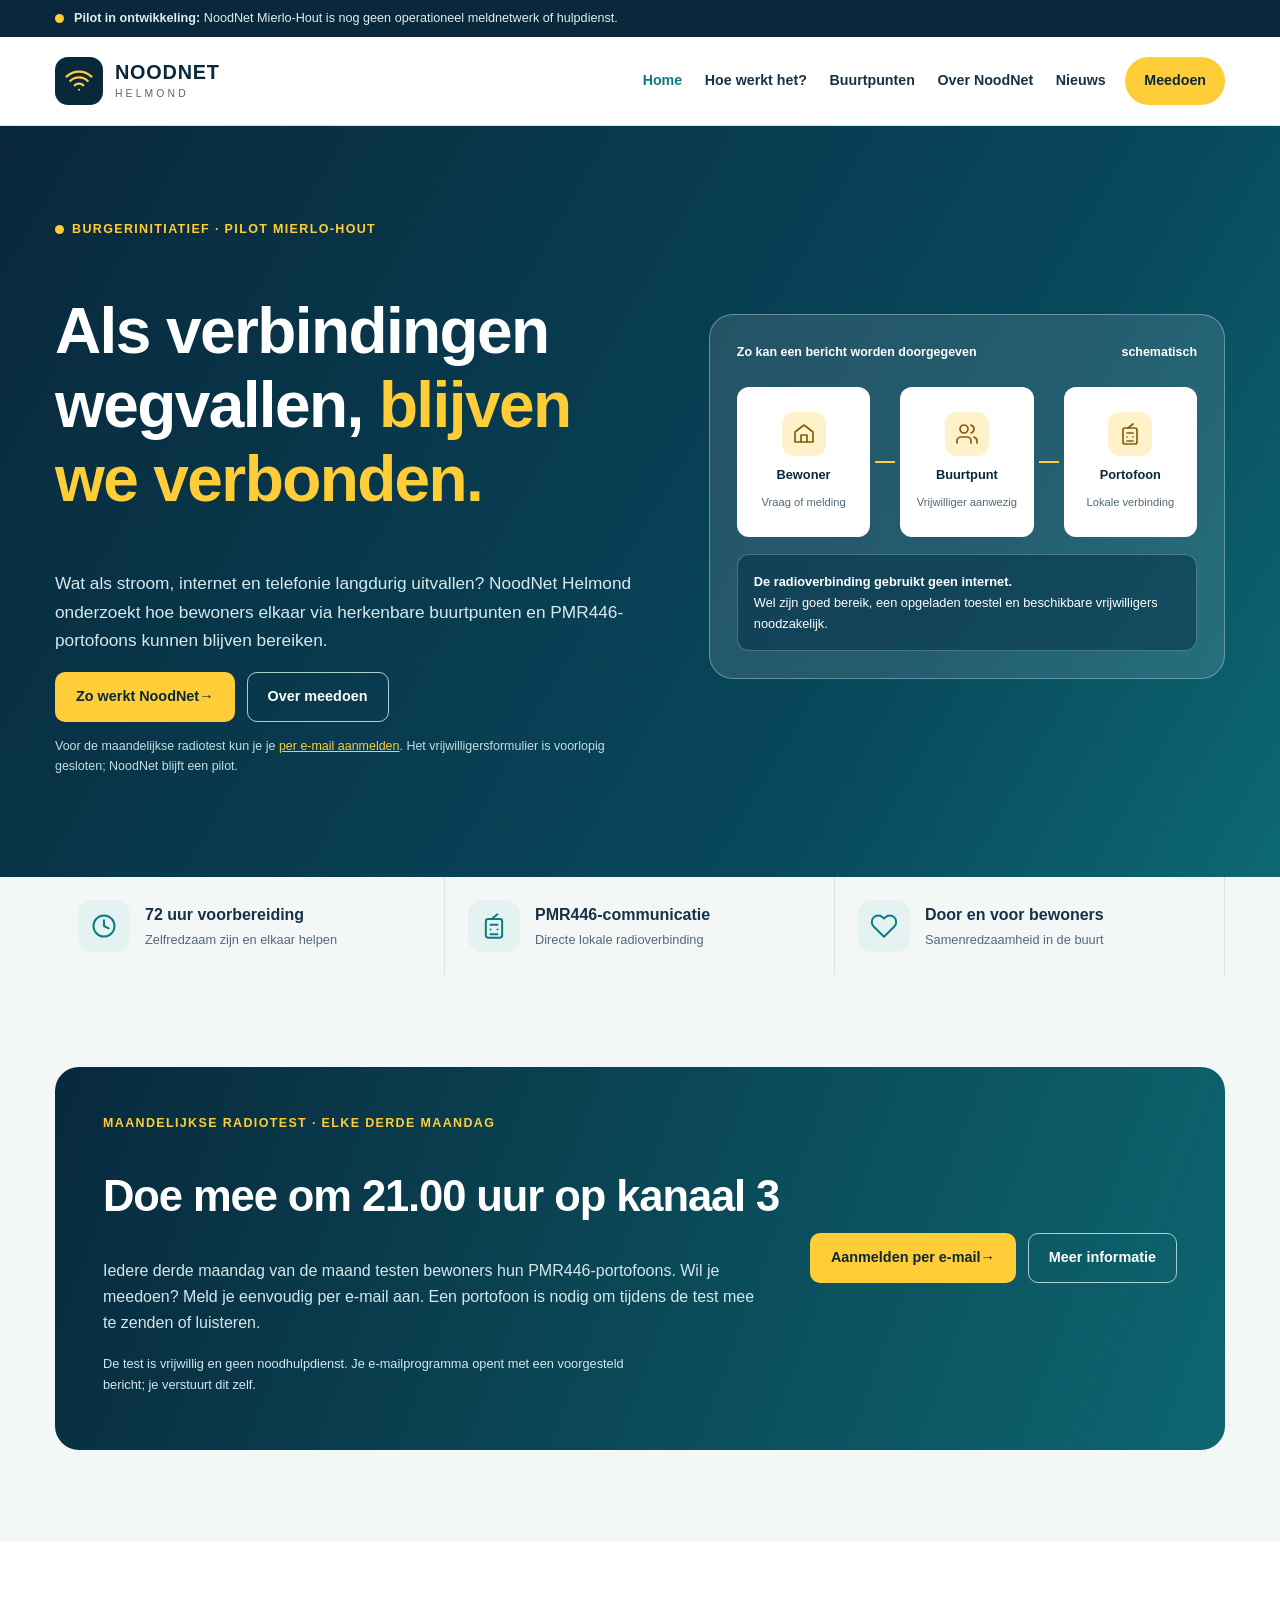
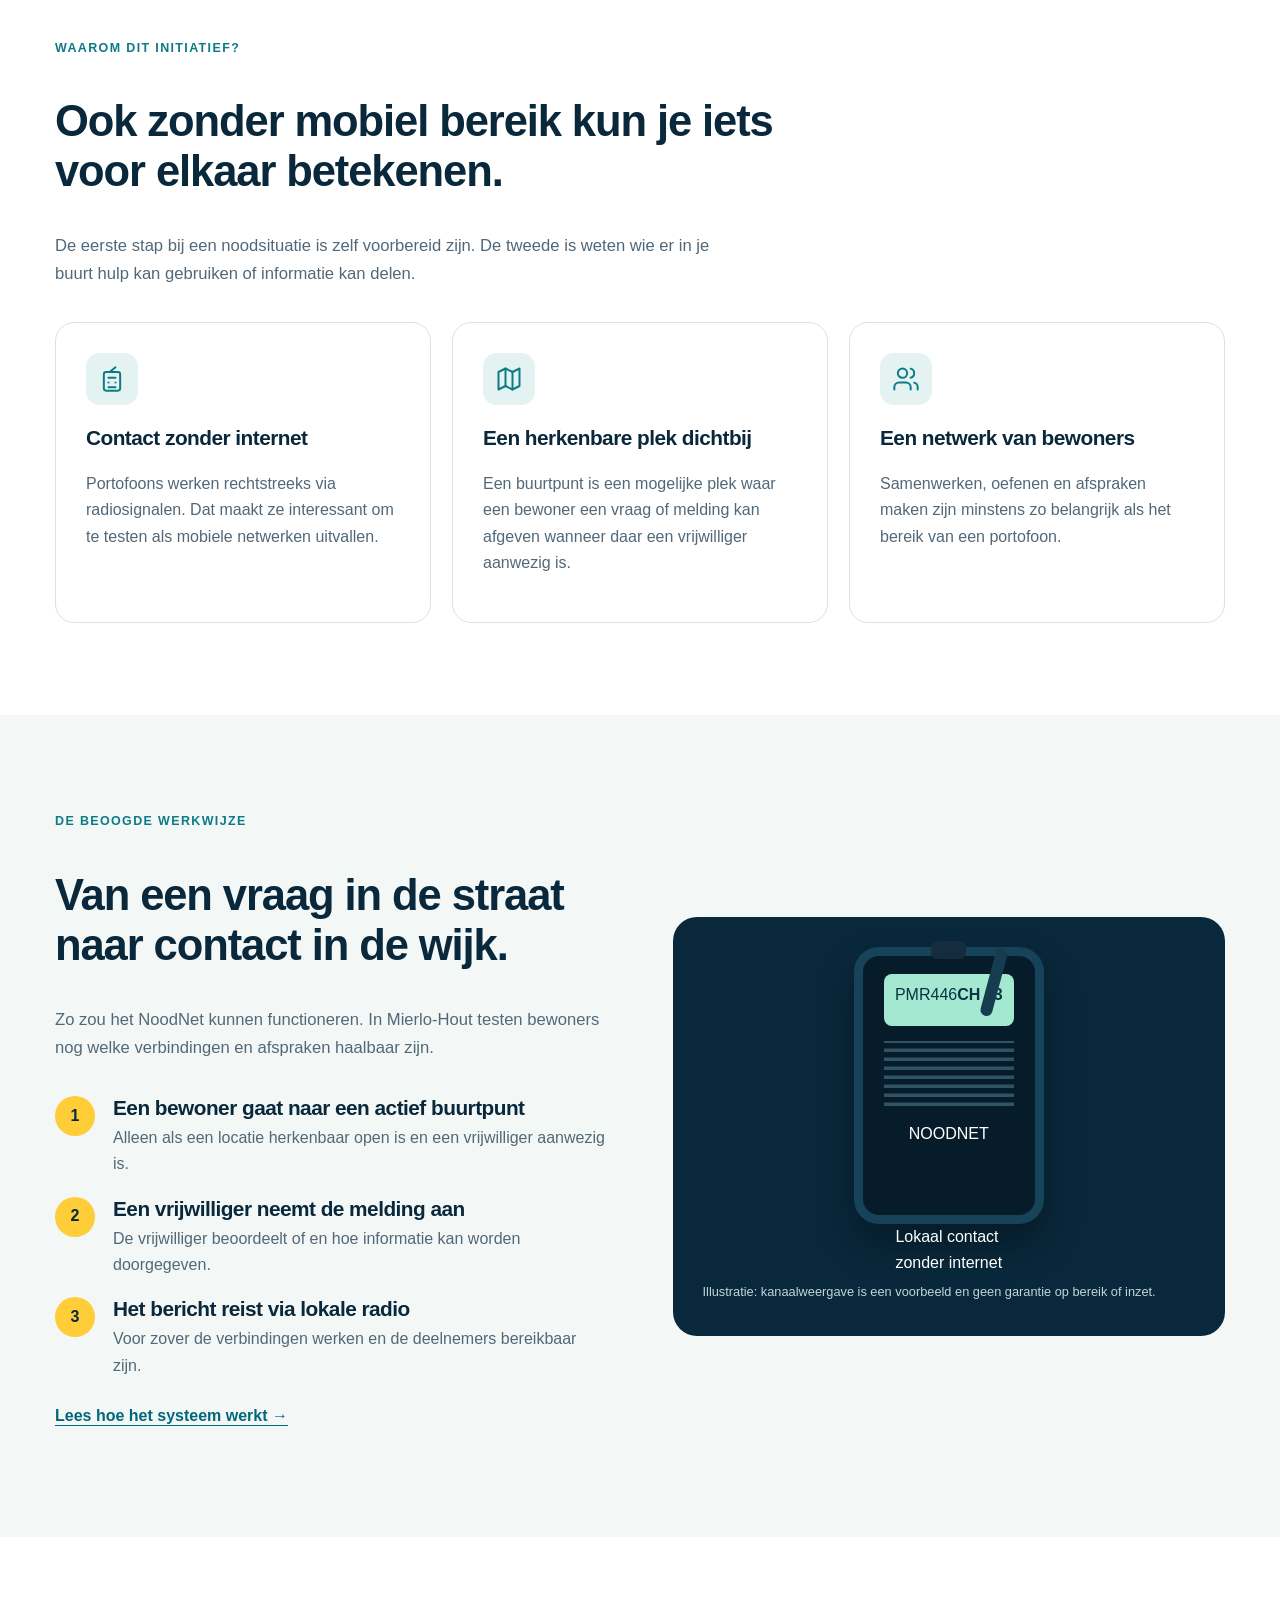
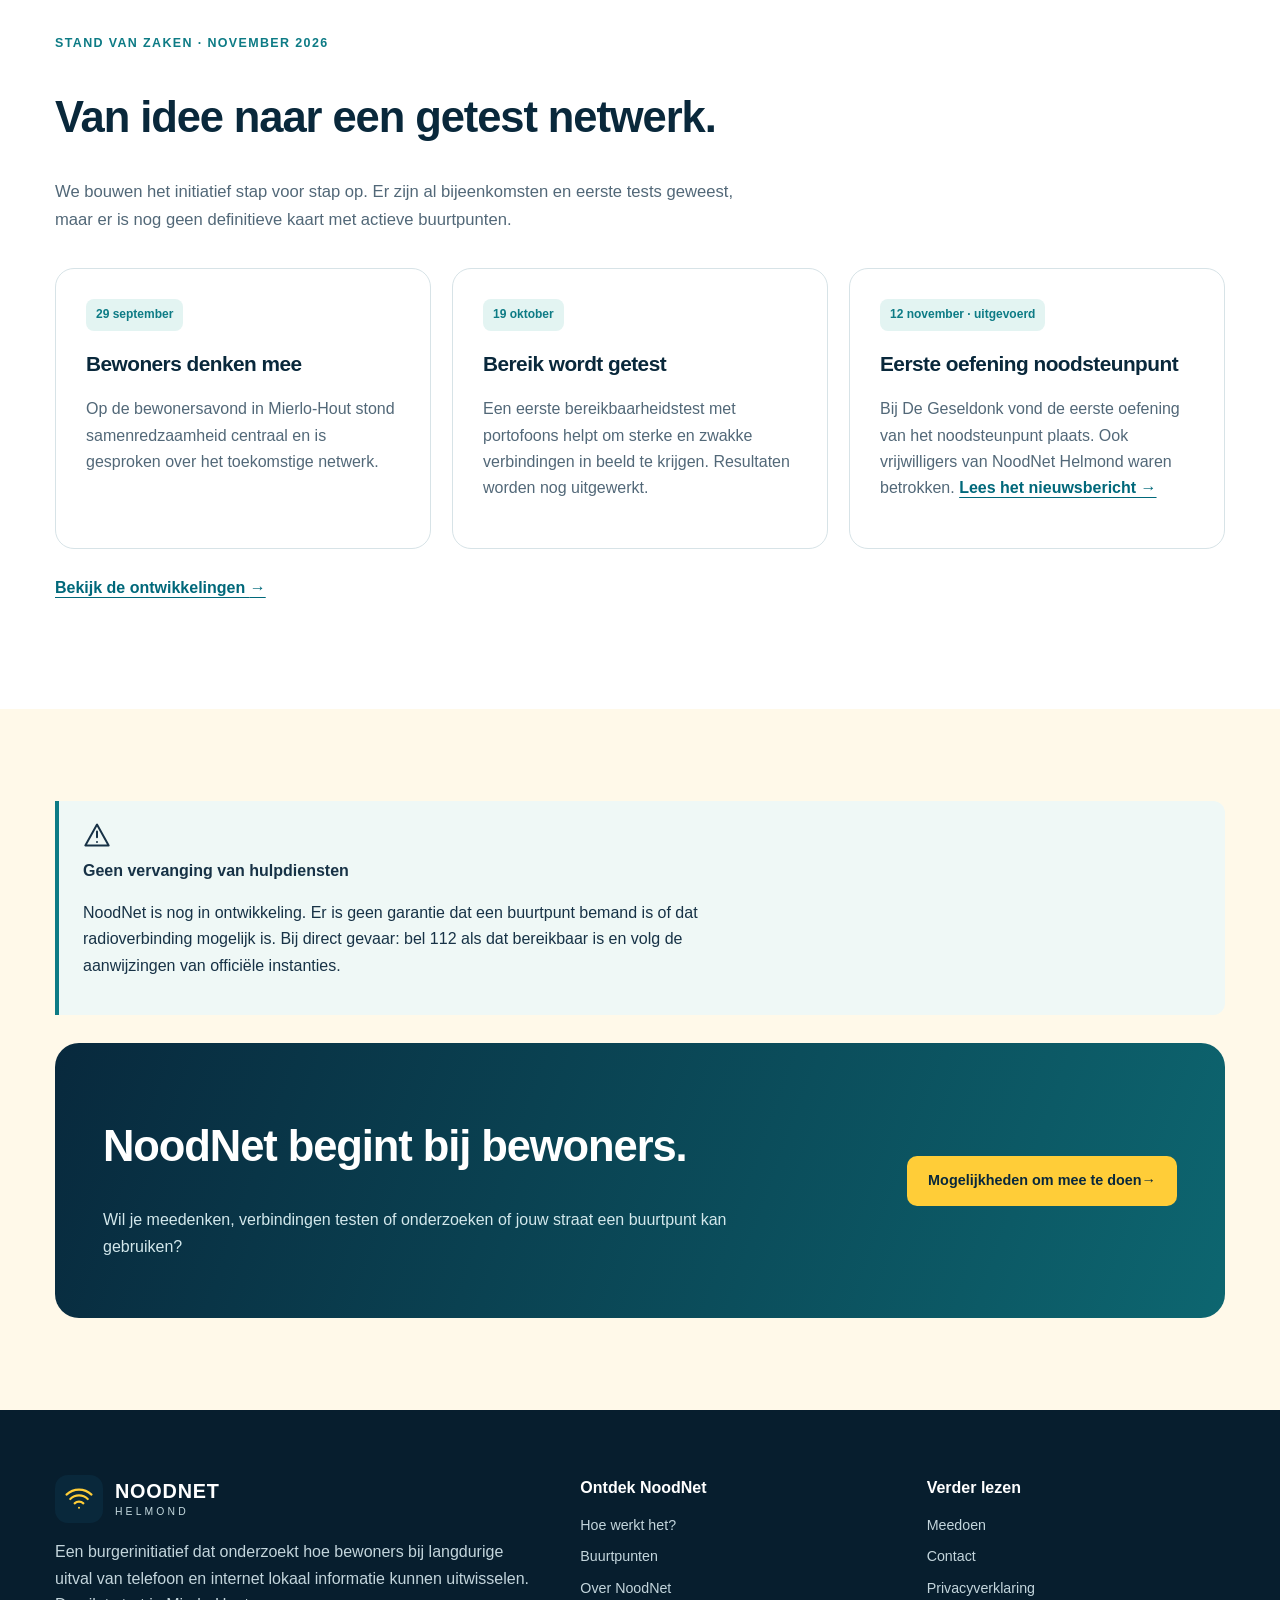
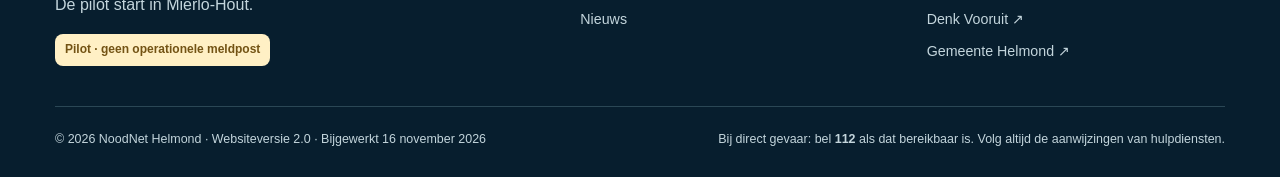
<file: index.html>
<!doctype html>
 <html lang="nl">
 <head>
 <meta charset="utf-8">
 <meta name="viewport" content="width=device-width, initial-scale=1">
 <title>Samen verbonden als verbindingen uitvallen | NoodNet Helmond</title>
 <meta name="description" content="NoodNet Helmond onderzoekt in Mierlo-Hout een lokaal netwerk van buurtpunten en PMR446-portofoons bij langdurige uitval van verbindingen.">
 <meta name="theme-color" content="#09283b">
 <meta name="robots" content="index,follow,max-image-preview:large">
 <link rel="canonical" href="https://www.noodnethelmond.nl/">
 <link rel="icon" type="image/svg+xml" href="favicon.svg">
 <link rel="stylesheet" href="styles.css">
 <meta property="og:type" content="website"><meta property="og:locale" content="nl_NL"><meta property="og:site_name" content="NoodNet Helmond">
 <meta property="og:title" content="Samen verbonden als verbindingen uitvallen | NoodNet Helmond">
 <meta property="og:description" content="NoodNet Helmond onderzoekt in Mierlo-Hout een lokaal netwerk van buurtpunten en PMR446-portofoons bij langdurige uitval van verbindingen."><meta property="og:url" content="https://www.noodnethelmond.nl/">
 </head>
 <body>
 <a class="skip-link" href="#main">Direct naar inhoud</a>
 <div class="utility-banner"><div class="container"><span class="pulse" aria-hidden="true"></span><span><strong>Pilot in ontwikkeling:</strong> NoodNet Mierlo-Hout is nog geen operationeel meldnetwerk of hulpdienst.</span></div></div>
 <header class="site-header"><div class="container header-inner"><a class="brand" href="index.html" aria-label="NoodNet Helmond – naar de startpagina"><span class="brand-mark"><svg width="30" height="30" viewBox="0 0 24 24" fill="none" stroke="currentColor" stroke-width="1.7" stroke-linecap="round" stroke-linejoin="round" aria-hidden="true"><path d="M12 19h.01M8.5 15.5a5 5 0 0 1 7 0M5 12a10 10 0 0 1 14 0M2 8.5a14.5 14.5 0 0 1 20 0"/></svg></span><span class="brand-name"><b>NOODNET</b><small>Helmond</small></span></a><button class="menu-button" type="button" data-menu-toggle aria-controls="site-navigation" aria-expanded="false" aria-label="Menu openen"><svg viewBox="0 0 24 24" fill="none" stroke="currentColor" stroke-width="2" stroke-linecap="round" aria-hidden="true"><path d="M4 7h16M4 12h16M4 17h16"/></svg></button><nav class="nav" id="site-navigation" aria-label="Hoofdnavigatie"><a href="index.html" aria-current="page" class="">Home</a><a href="hoe-werkt-het.html"  class="">Hoe werkt het?</a><a href="buurtpunten.html"  class="">Buurtpunten</a><a href="over-noodnet.html"  class="">Over NoodNet</a><a href="nieuws.html"  class="">Nieuws</a><a href="meedoen.html"  class="nav-action">Meedoen</a></nav></div></header>
 <main id="main">
<section class="hero"><div class="container hero-layout"><div><span class="eyebrow"><span class="mini-dot"></span>Burgerinitiatief · pilot Mierlo-Hout</span><h1>Als verbindingen wegvallen, <em>blijven we verbonden.</em></h1><p>Wat als stroom, internet en telefonie langdurig uitvallen? NoodNet Helmond onderzoekt hoe bewoners elkaar via herkenbare buurtpunten en PMR446-portofoons kunnen blijven bereiken.</p><div class="actions"><a class="btn btn-yellow" href="hoe-werkt-het.html">Zo werkt NoodNet <span aria-hidden="true">→</span></a><a class="btn btn-ghost" href="meedoen.html">Over meedoen</a></div><span class="micro">Voor de maandelijkse radiotest kun je je <a href="meedoen.html#maandelijkse-test" style="color:#ffcd38">per e-mail aanmelden</a>. Het vrijwilligersformulier is voorlopig gesloten; NoodNet blijft een pilot.</span></div>
<div class="hero-device" aria-label="Schematische weergave: bewoner, buurtpunt en een lokale radioverbinding"><div class="device-head"><span>Zo kan een bericht worden doorgegeven</span><span>schematisch</span></div><div class="device-nodes"><div class="device-node"><span class="node-icon"><svg width="28" height="28" viewBox="0 0 24 24" fill="none" stroke="currentColor" stroke-width="1.7" stroke-linecap="round" stroke-linejoin="round" aria-hidden="true"><path d="m3 10 9-7 9 7v10H3z"/><path d="M9 20v-7h6v7"/></svg></span><strong>Bewoner</strong><span>Vraag of melding</span></div><span class="device-connector" aria-hidden="true"></span><div class="device-node"><span class="node-icon"><svg width="28" height="28" viewBox="0 0 24 24" fill="none" stroke="currentColor" stroke-width="1.7" stroke-linecap="round" stroke-linejoin="round" aria-hidden="true"><path d="M16 21v-2a4 4 0 0 0-4-4H6a4 4 0 0 0-4 4v2"/><circle cx="9" cy="7" r="4"/><path d="M22 21v-2a4 4 0 0 0-3-3.87M16 3.13a4 4 0 0 1 0 7.75"/></svg></span><strong>Buurtpunt</strong><span>Vrijwilliger aanwezig</span></div><span class="device-connector" aria-hidden="true"></span><div class="device-node"><span class="node-icon"><svg width="28" height="28" viewBox="0 0 24 24" fill="none" stroke="currentColor" stroke-width="1.7" stroke-linecap="round" stroke-linejoin="round" aria-hidden="true"><rect x="5" y="6" width="14" height="16" rx="2"/><path d="M10 6l5-4M9 11h6M9 15h.01M15 15h.01M9 19h6"/></svg></span><strong>Portofoon</strong><span>Lokale verbinding</span></div></div><div class="device-bottom"><strong>De radioverbinding gebruikt geen internet.</strong><br>Wel zijn goed bereik, een opgeladen toestel en beschikbare vrijwilligers noodzakelijk.</div></div></div></section>
<section class="quick-strip"><div class="container quick-grid"><div class="quick-card"><div class="circle-icon"><svg width="28" height="28" viewBox="0 0 24 24" fill="none" stroke="currentColor" stroke-width="1.7" stroke-linecap="round" stroke-linejoin="round" aria-hidden="true"><circle cx="12" cy="12" r="9"/><path d="M12 7v5l4 2"/></svg></div><div><strong>72 uur voorbereiding</strong><span>Zelfredzaam zijn en elkaar helpen</span></div></div><div class="quick-card"><div class="circle-icon"><svg width="28" height="28" viewBox="0 0 24 24" fill="none" stroke="currentColor" stroke-width="1.7" stroke-linecap="round" stroke-linejoin="round" aria-hidden="true"><rect x="5" y="6" width="14" height="16" rx="2"/><path d="M10 6l5-4M9 11h6M9 15h.01M15 15h.01M9 19h6"/></svg></div><div><strong>PMR446-communicatie</strong><span>Directe lokale radioverbinding</span></div></div><div class="quick-card"><div class="circle-icon"><svg width="28" height="28" viewBox="0 0 24 24" fill="none" stroke="currentColor" stroke-width="1.7" stroke-linecap="round" stroke-linejoin="round" aria-hidden="true"><path d="M20.84 4.61a5.5 5.5 0 0 0-7.78 0L12 5.67l-1.06-1.06a5.5 5.5 0 0 0-7.78 7.78L12 21.23l8.84-8.84a5.5 5.5 0 0 0 0-7.78z"/></svg></div><div><strong>Door en voor bewoners</strong><span>Samenredzaamheid in de buurt</span></div></div></div></section>
<section class="section pale" aria-labelledby="maandelijkse-test-titel"><div class="container"><div class="cta-band"><div><span class="kicker" style="color:#ffcd38">Maandelijkse radiotest · elke derde maandag</span><h2 id="maandelijkse-test-titel">Doe mee om 21.00 uur op kanaal 3</h2><p>Iedere derde maandag van de maand testen bewoners hun PMR446-portofoons. Wil je meedoen? Meld je eenvoudig per e-mail aan. Een portofoon is nodig om tijdens de test mee te zenden of luisteren.</p><p class="small-print" style="color:#d3e8ec">De test is vrijwillig en geen noodhulpdienst. Je e-mailprogramma opent met een voorgesteld bericht; je verstuurt dit zelf.</p></div><div class="actions"><a class="btn btn-yellow" href="mailto:pmrkanaal3@gmail.com?subject=Aanmelding%20maandelijkse%20radiotest%20NoodNet%20Helmond&amp;body=Hallo%20NoodNet%20Helmond%2C%0A%0AIk%20wil%20me%20aanmelden%20voor%20de%20maandelijkse%20PMR446-radiotest%20(iedere%20derde%20maandag%20van%20de%20maand%20om%2021.00%20uur%2C%20kanaal%203).%0A%0ANaam%20of%20roepnaam%20(optioneel)%3A%20%0AWijk%20(optioneel)%3A%20%0A%0AMet%20vriendelijke%20groet%2C%0A">Aanmelden per e-mail <span aria-hidden="true">→</span></a><a class="btn btn-ghost" href="meedoen.html#maandelijkse-test">Meer informatie</a></div></div></div></section>

<section class="section"><div class="container"><div class="section-heading"><span class="kicker">Waarom dit initiatief?</span><h2>Ook zonder mobiel bereik kun je iets voor elkaar betekenen.</h2><p>De eerste stap bij een noodsituatie is zelf voorbereid zijn. De tweede is weten wie er in je buurt hulp kan gebruiken of informatie kan delen.</p></div><div class="grid-3"><article class="card"><div class="card-icon"><svg width="28" height="28" viewBox="0 0 24 24" fill="none" stroke="currentColor" stroke-width="1.7" stroke-linecap="round" stroke-linejoin="round" aria-hidden="true"><rect x="5" y="6" width="14" height="16" rx="2"/><path d="M10 6l5-4M9 11h6M9 15h.01M15 15h.01M9 19h6"/></svg></div><h3>Contact zonder internet</h3><p>Portofoons werken rechtstreeks via radiosignalen. Dat maakt ze interessant om te testen als mobiele netwerken uitvallen.</p></article><article class="card"><div class="card-icon"><svg width="28" height="28" viewBox="0 0 24 24" fill="none" stroke="currentColor" stroke-width="1.7" stroke-linecap="round" stroke-linejoin="round" aria-hidden="true"><path d="m3 6 6-3 6 3 6-3v15l-6 3-6-3-6 3z"/><path d="M9 3v15m6-12v15"/></svg></div><h3>Een herkenbare plek dichtbij</h3><p>Een buurtpunt is een mogelijke plek waar een bewoner een vraag of melding kan afgeven wanneer daar een vrijwilliger aanwezig is.</p></article><article class="card"><div class="card-icon"><svg width="28" height="28" viewBox="0 0 24 24" fill="none" stroke="currentColor" stroke-width="1.7" stroke-linecap="round" stroke-linejoin="round" aria-hidden="true"><path d="M16 21v-2a4 4 0 0 0-4-4H6a4 4 0 0 0-4 4v2"/><circle cx="9" cy="7" r="4"/><path d="M22 21v-2a4 4 0 0 0-3-3.87M16 3.13a4 4 0 0 1 0 7.75"/></svg></div><h3>Een netwerk van bewoners</h3><p>Samenwerken, oefenen en afspraken maken zijn minstens zo belangrijk als het bereik van een portofoon.</p></article></div></div></section>
<section class="section pale"><div class="container split"><div><div class="section-heading"><span class="kicker">De beoogde werkwijze</span><h2>Van een vraag in de straat naar contact in de wijk.</h2><p>Zo zou het NoodNet kunnen functioneren. In Mierlo-Hout testen bewoners nog welke verbindingen en afspraken haalbaar zijn.</p></div><div class="steps"><div class="step"><span class="step-num">1</span><div><h3>Een bewoner gaat naar een actief buurtpunt</h3><p>Alleen als een locatie herkenbaar open is en een vrijwilliger aanwezig is.</p></div></div><div class="step"><span class="step-num">2</span><div><h3>Een vrijwilliger neemt de melding aan</h3><p>De vrijwilliger beoordeelt of en hoe informatie kan worden doorgegeven.</p></div></div><div class="step"><span class="step-num">3</span><div><h3>Het bericht reist via lokale radio</h3><p>Voor zover de verbindingen werken en de deelnemers bereikbaar zijn.</p></div></div></div><p style="margin-top:24px"><a class="text-link" href="hoe-werkt-het.html">Lees hoe het systeem werkt <span aria-hidden="true">→</span></a></p></div><div class="panel-dark"><div class="radio-wrap"><div class="radio-antenna"></div><div class="radio-body"><div class="radio-knob"></div><div class="radio-screen"><span>PMR446</span><strong>CH 03</strong></div><div class="radio-speaker"></div><span class="radio-brand">NOODNET</span></div><span class="radio-spark">Lokaal contact<br>zonder internet</span></div><p class="small-print" style="color:#bfd5db;margin:4px 0">Illustratie: kanaalweergave is een voorbeeld en geen garantie op bereik of inzet.</p></div></div></section>
<section class="section"><div class="container"><div class="section-heading"><span class="kicker">Stand van zaken · november 2026</span><h2>Van idee naar een getest netwerk.</h2><p>We bouwen het initiatief stap voor stap op. Er zijn al bijeenkomsten en eerste tests geweest, maar er is nog geen definitieve kaart met actieve buurtpunten.</p></div><div class="grid-3"><article class="card"><span class="card-tag">29 september</span><h3>Bewoners denken mee</h3><p>Op de bewonersavond in Mierlo-Hout stond samenredzaamheid centraal en is gesproken over het toekomstige netwerk.</p></article><article class="card"><span class="card-tag">19 oktober</span><h3>Bereik wordt getest</h3><p>Een eerste bereikbaarheidstest met portofoons helpt om sterke en zwakke verbindingen in beeld te krijgen. Resultaten worden nog uitgewerkt.</p></article><article class="card"><span class="card-tag">12 november · uitgevoerd</span><h3>Eerste oefening noodsteunpunt</h3><p>Bij De Geseldonk vond de eerste oefening van het noodsteunpunt plaats. Ook vrijwilligers van NoodNet Helmond waren betrokken. <a class="text-link" href="oefening-noodsteunpunt-mierlo-hout-12-november-2026.html">Lees het nieuwsbericht →</a></p></article></div><p style="margin-top:26px"><a class="text-link" href="nieuws.html">Bekijk de ontwikkelingen <span aria-hidden="true">→</span></a></p></div></section>
<section class="section cream"><div class="container"><div class="alert" role="note"><svg width="28" height="28" viewBox="0 0 24 24" fill="none" stroke="currentColor" stroke-width="1.7" stroke-linecap="round" stroke-linejoin="round" aria-hidden="true"><path d="M12 3 2 21h20L12 3z"/><path d="M12 9v5m0 4h.01"/></svg><div><strong>Geen vervanging van hulpdiensten</strong><p>NoodNet is nog in ontwikkeling. Er is geen garantie dat een buurtpunt bemand is of dat radioverbinding mogelijk is. Bij direct gevaar: bel 112 als dat bereikbaar is en volg de aanwijzingen van officiële instanties.</p></div></div><div style="height:28px"></div><div class="cta-band"><div><h2>NoodNet begint bij bewoners.</h2><p>Wil je meedenken, verbindingen testen of onderzoeken of jouw straat een buurtpunt kan gebruiken?</p></div><a class="btn btn-yellow" href="meedoen.html">Mogelijkheden om mee te doen <span aria-hidden="true">→</span></a></div></div></section>
</main>
 <footer class="site-footer"><div class="container"><div class="footer-grid"><div><a class="brand" href="index.html" aria-label="NoodNet Helmond – naar de startpagina"><span class="brand-mark"><svg width="30" height="30" viewBox="0 0 24 24" fill="none" stroke="currentColor" stroke-width="1.7" stroke-linecap="round" stroke-linejoin="round" aria-hidden="true"><path d="M12 19h.01M8.5 15.5a5 5 0 0 1 7 0M5 12a10 10 0 0 1 14 0M2 8.5a14.5 14.5 0 0 1 20 0"/></svg></span><span class="brand-name"><b>NOODNET</b><small>Helmond</small></span></a><p class="footer-about">Een burgerinitiatief dat onderzoekt hoe bewoners bij langdurige uitval van telefoon en internet lokaal informatie kunnen uitwisselen. De pilot start in Mierlo-Hout.</p><span class="pill">Pilot · geen operationele meldpost</span></div><div><div class="footer-title">Ontdek NoodNet</div><nav class="footer-nav" aria-label="Onderwerpen"><a href="hoe-werkt-het.html">Hoe werkt het?</a><a href="buurtpunten.html">Buurtpunten</a><a href="over-noodnet.html">Over NoodNet</a><a href="nieuws.html">Nieuws</a></nav></div><div><div class="footer-title">Verder lezen</div><nav class="footer-nav" aria-label="Meer informatie"><a href="meedoen.html">Meedoen</a><a href="meedoen.html#contact">Contact</a><a href="privacyverklaring.html">Privacyverklaring</a><a href="https://www.denkvooruit.nl/informatieboekje" target="_blank" rel="noopener noreferrer">Denk Vooruit ↗</a><a href="https://www.helmond.nl/" target="_blank" rel="noopener noreferrer">Gemeente Helmond ↗</a></nav></div></div><div class="footer-bottom"><span>© 2026 NoodNet Helmond · Websiteversie 2.0 · Bijgewerkt 16 november 2026</span><span>Bij direct gevaar: bel <strong>112</strong> als dat bereikbaar is. Volg altijd de aanwijzingen van hulpdiensten.</span></div></div></footer>
 <script defer src="script.js"></script>
 </body></html>
</file>
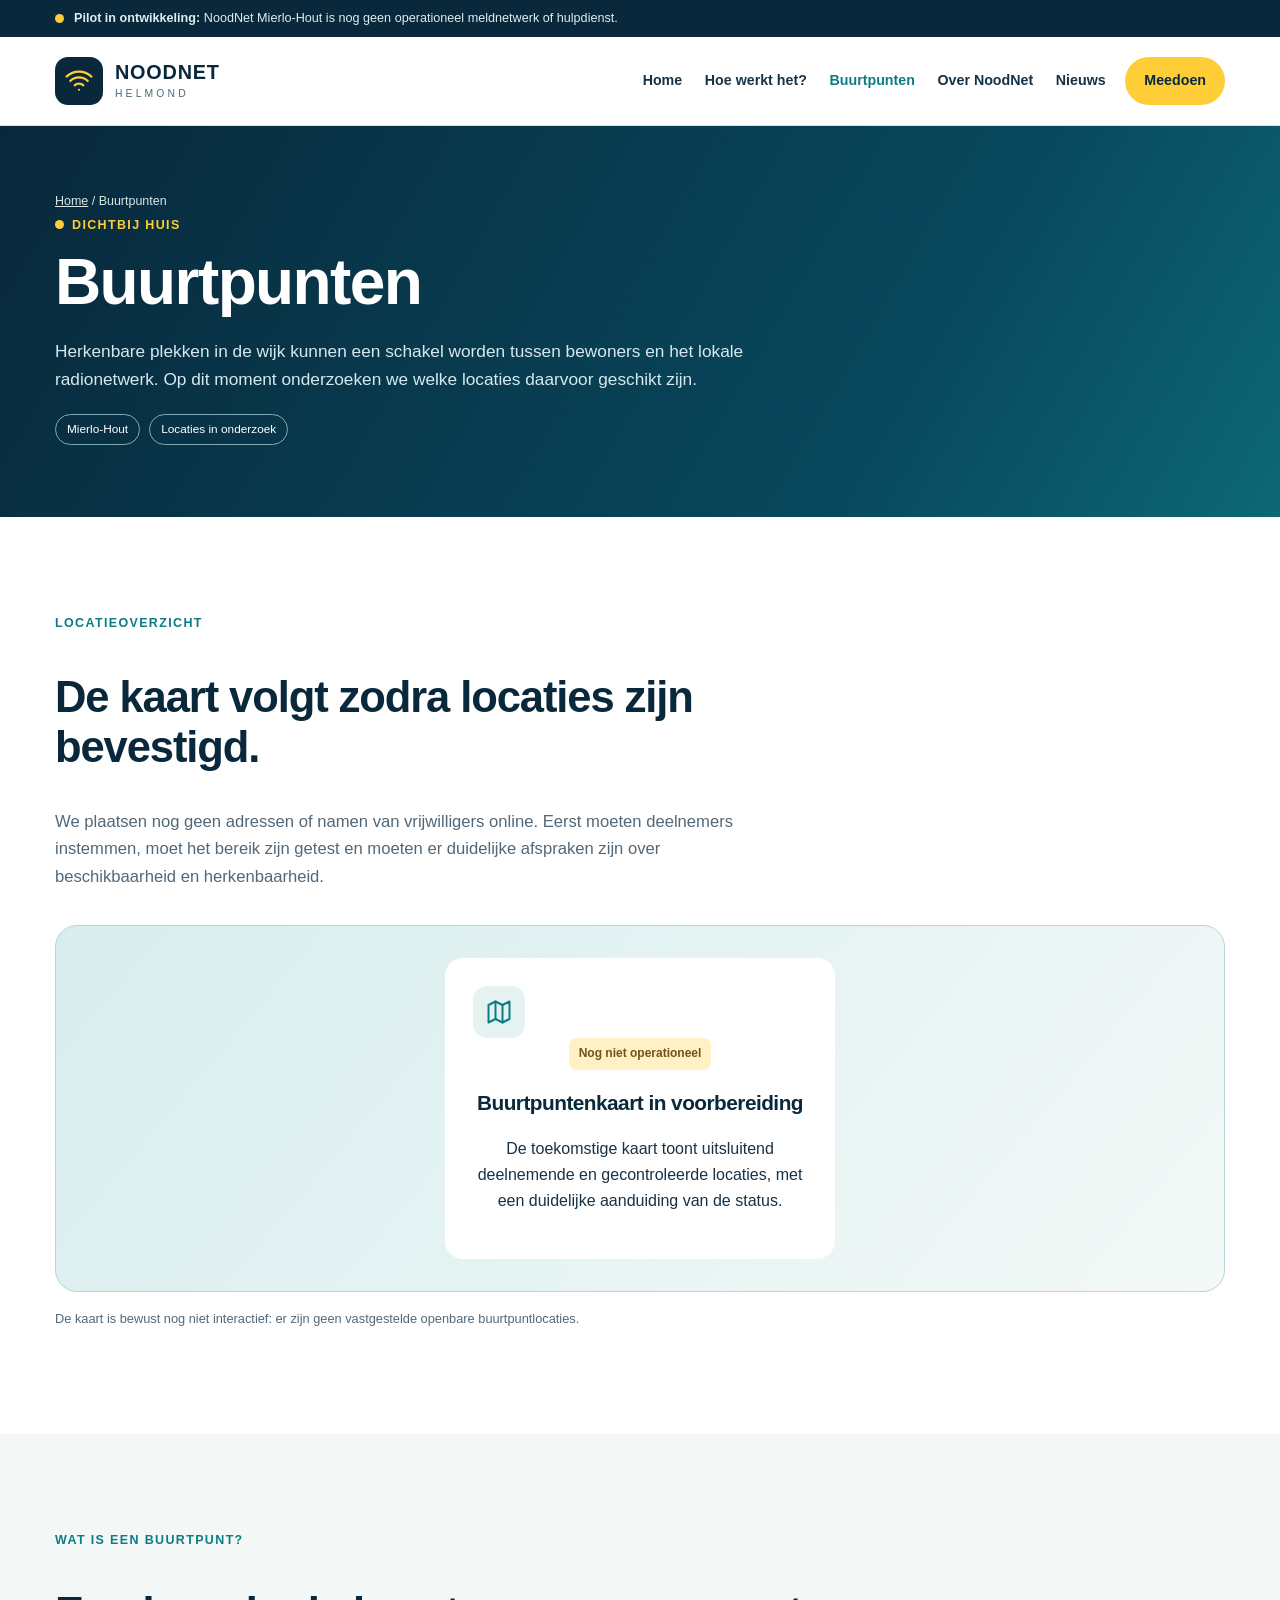
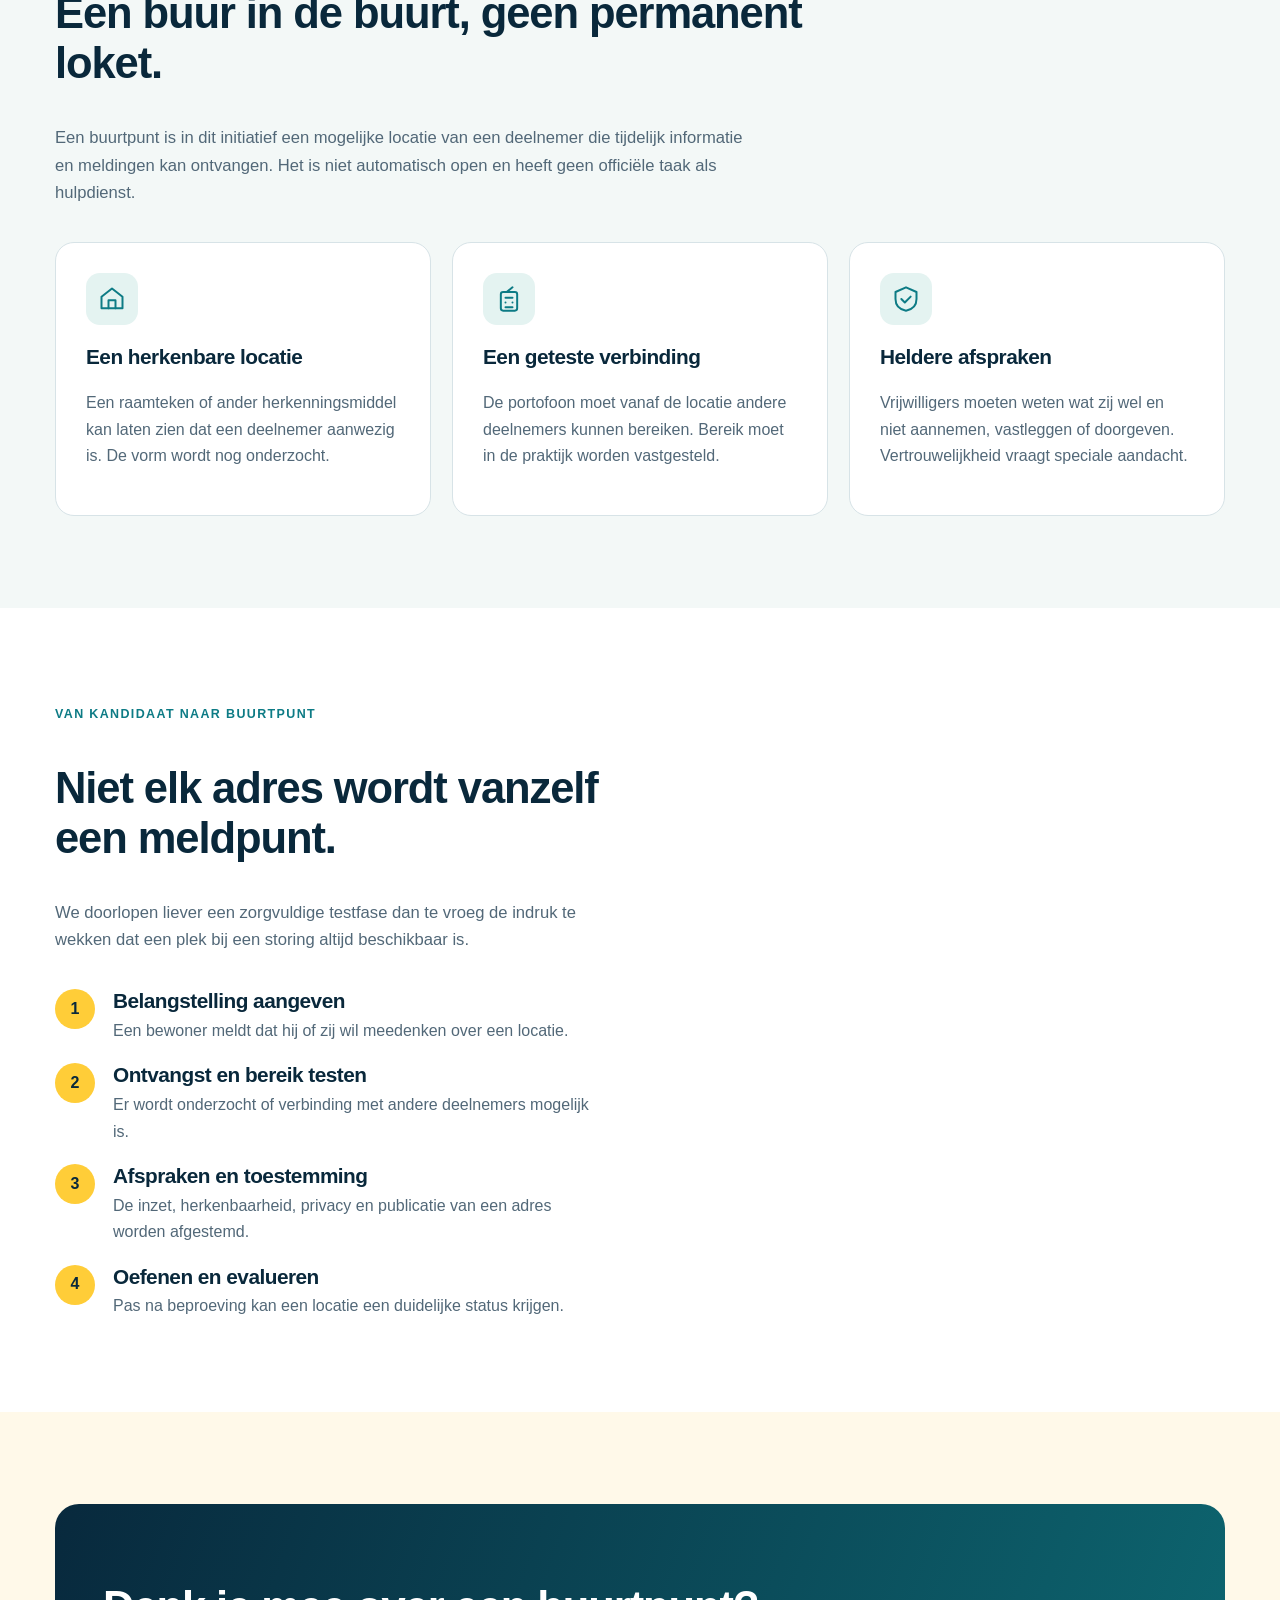
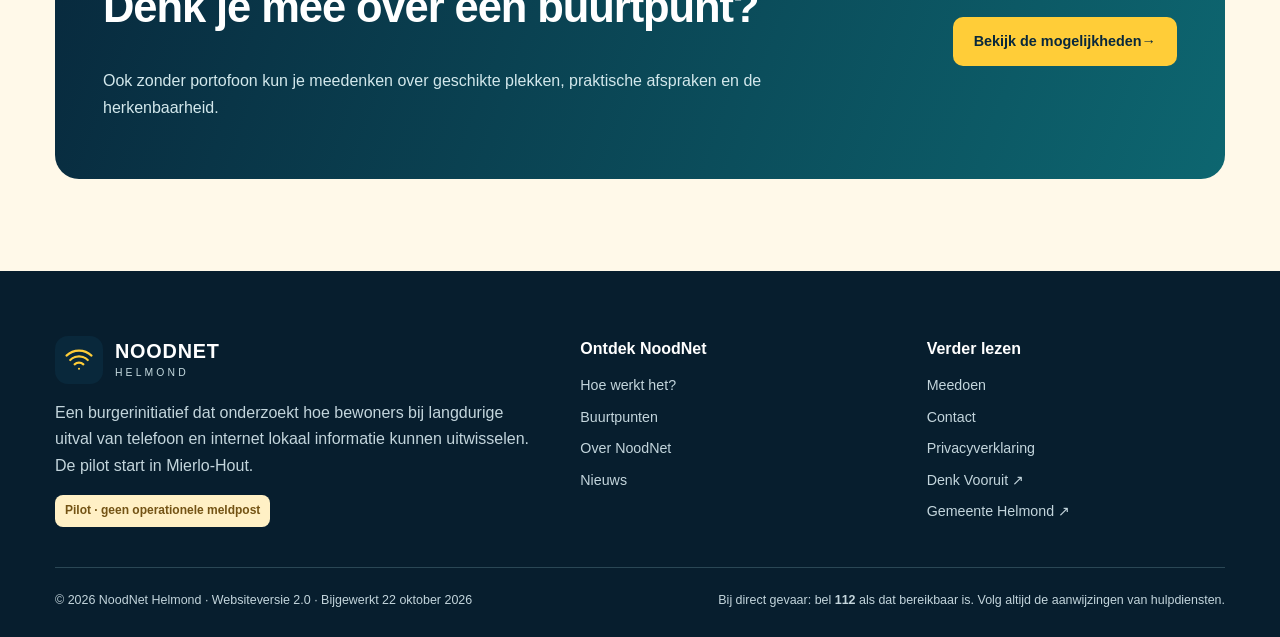
<file: buurtpunten.html>
<!doctype html>
 <html lang="nl">
 <head>
 <meta charset="utf-8">
 <meta name="viewport" content="width=device-width, initial-scale=1">
 <title>Buurtpunten | NoodNet Helmond</title>
 <meta name="description" content="Wat is een NoodNet-buurtpunt, wanneer kan een locatie meedoen en waarom worden nog geen adressen gepubliceerd?">
 <meta name="theme-color" content="#09283b">
 <meta name="robots" content="index,follow,max-image-preview:large">
 <link rel="canonical" href="https://www.noodnethelmond.nl/buurtpunten.html">
 <link rel="icon" type="image/svg+xml" href="favicon.svg">
 <link rel="stylesheet" href="styles.css">
 <meta property="og:type" content="website"><meta property="og:locale" content="nl_NL"><meta property="og:site_name" content="NoodNet Helmond">
 <meta property="og:title" content="Buurtpunten | NoodNet Helmond">
 <meta property="og:description" content="Wat is een NoodNet-buurtpunt, wanneer kan een locatie meedoen en waarom worden nog geen adressen gepubliceerd?"><meta property="og:url" content="https://www.noodnethelmond.nl/buurtpunten.html">
 </head>
 <body>
 <a class="skip-link" href="#main">Direct naar inhoud</a>
 <div class="utility-banner"><div class="container"><span class="pulse" aria-hidden="true"></span><span><strong>Pilot in ontwikkeling:</strong> NoodNet Mierlo-Hout is nog geen operationeel meldnetwerk of hulpdienst.</span></div></div>
 <header class="site-header"><div class="container header-inner"><a class="brand" href="index.html" aria-label="NoodNet Helmond – naar de startpagina"><span class="brand-mark"><svg width="30" height="30" viewBox="0 0 24 24" fill="none" stroke="currentColor" stroke-width="1.7" stroke-linecap="round" stroke-linejoin="round" aria-hidden="true"><path d="M12 19h.01M8.5 15.5a5 5 0 0 1 7 0M5 12a10 10 0 0 1 14 0M2 8.5a14.5 14.5 0 0 1 20 0"/></svg></span><span class="brand-name"><b>NOODNET</b><small>Helmond</small></span></a><button class="menu-button" type="button" data-menu-toggle aria-controls="site-navigation" aria-expanded="false" aria-label="Menu openen"><svg viewBox="0 0 24 24" fill="none" stroke="currentColor" stroke-width="2" stroke-linecap="round" aria-hidden="true"><path d="M4 7h16M4 12h16M4 17h16"/></svg></button><nav class="nav" id="site-navigation" aria-label="Hoofdnavigatie"><a href="index.html"  class="">Home</a><a href="hoe-werkt-het.html"  class="">Hoe werkt het?</a><a href="buurtpunten.html" aria-current="page" class="">Buurtpunten</a><a href="over-noodnet.html"  class="">Over NoodNet</a><a href="nieuws.html"  class="">Nieuws</a><a href="meedoen.html"  class="nav-action">Meedoen</a></nav></div></header>
 <main id="main"><section class="page-hero"><div class="container"><div class="breadcrumb"><a href="index.html">Home</a> / Buurtpunten</div><span class="eyebrow"><span class="mini-dot"></span>Dichtbij huis</span><h1>Buurtpunten</h1><p>Herkenbare plekken in de wijk kunnen een schakel worden tussen bewoners en het lokale radionetwerk. Op dit moment onderzoeken we welke locaties daarvoor geschikt zijn.</p><div class="tag-row"><span class="tag">Mierlo-Hout</span><span class="tag">Locaties in onderzoek</span></div></div></section>
<section class="section"><div class="container"><div class="section-heading"><span class="kicker">Locatieoverzicht</span><h2>De kaart volgt zodra locaties zijn bevestigd.</h2><p>We plaatsen nog geen adressen of namen van vrijwilligers online. Eerst moeten deelnemers instemmen, moet het bereik zijn getest en moeten er duidelijke afspraken zijn over beschikbaarheid en herkenbaarheid.</p></div><div class="placeholder-map"><div class="map-card"><div class="card-icon"><svg width="28" height="28" viewBox="0 0 24 24" fill="none" stroke="currentColor" stroke-width="1.7" stroke-linecap="round" stroke-linejoin="round" aria-hidden="true"><path d="m3 6 6-3 6 3 6-3v15l-6 3-6-3-6 3z"/><path d="M9 3v15m6-12v15"/></svg></div><span class="card-tag amber">Nog niet operationeel</span><h3>Buurtpuntenkaart in voorbereiding</h3><p>De toekomstige kaart toont uitsluitend deelnemende en gecontroleerde locaties, met een duidelijke aanduiding van de status.</p></div></div><p class="small-print" style="margin-top:16px">De kaart is bewust nog niet interactief: er zijn geen vastgestelde openbare buurtpuntlocaties.</p></div></section>
<section class="section pale"><div class="container"><div class="section-heading"><span class="kicker">Wat is een buurtpunt?</span><h2>Een buur in de buurt, geen permanent loket.</h2><p>Een buurtpunt is in dit initiatief een mogelijke locatie van een deelnemer die tijdelijk informatie en meldingen kan ontvangen. Het is niet automatisch open en heeft geen officiële taak als hulpdienst.</p></div><div class="grid-3"><article class="card"><div class="card-icon"><svg width="28" height="28" viewBox="0 0 24 24" fill="none" stroke="currentColor" stroke-width="1.7" stroke-linecap="round" stroke-linejoin="round" aria-hidden="true"><path d="m3 10 9-7 9 7v10H3z"/><path d="M9 20v-7h6v7"/></svg></div><h3>Een herkenbare locatie</h3><p>Een raamteken of ander herkenningsmiddel kan laten zien dat een deelnemer aanwezig is. De vorm wordt nog onderzocht.</p></article><article class="card"><div class="card-icon"><svg width="28" height="28" viewBox="0 0 24 24" fill="none" stroke="currentColor" stroke-width="1.7" stroke-linecap="round" stroke-linejoin="round" aria-hidden="true"><rect x="5" y="6" width="14" height="16" rx="2"/><path d="M10 6l5-4M9 11h6M9 15h.01M15 15h.01M9 19h6"/></svg></div><h3>Een geteste verbinding</h3><p>De portofoon moet vanaf de locatie andere deelnemers kunnen bereiken. Bereik moet in de praktijk worden vastgesteld.</p></article><article class="card"><div class="card-icon"><svg width="28" height="28" viewBox="0 0 24 24" fill="none" stroke="currentColor" stroke-width="1.7" stroke-linecap="round" stroke-linejoin="round" aria-hidden="true"><path d="m12 2 9 4v6c0 6-3.5 9-9 10-5.5-1-9-4-9-10V6z"/><path d="m8 12 3 3 5-5"/></svg></div><h3>Heldere afspraken</h3><p>Vrijwilligers moeten weten wat zij wel en niet aannemen, vastleggen of doorgeven. Vertrouwelijkheid vraagt speciale aandacht.</p></article></div></div></section>
<section class="section"><div class="container split"><div><div class="section-heading"><span class="kicker">Van kandidaat naar buurtpunt</span><h2>Niet elk adres wordt vanzelf een meldpunt.</h2><p>We doorlopen liever een zorgvuldige testfase dan te vroeg de indruk te wekken dat een plek bij een storing altijd beschikbaar is.</p></div><div class="steps"><div class="step"><span class="step-num">1</span><div><h3>Belangstelling aangeven</h3><p>Een bewoner meldt dat hij of zij wil meedenken over een locatie.</p></div></div><div class="step"><span class="step-num">2</span><div><h3>Ontvangst en bereik testen</h3><p>Er wordt onderzocht of verbinding met andere deelnemers mogelijk is.</p></div></div><div class="step"><span class="step-num">3</span><div><h3>Afspraken en toestemming</h3><p>De inzet, herkenbaarheid, privacy en publicatie van een adres worden afgestemd.</p></div></div><div class="step"><span class="step-num">4</span><div><h3>Oefenen en evalueren</h3><p>Pas na beproeving kan een locatie een duidelijke status krijgen.</p></div></div></div></div></section><section class="section cream"><div class="container"><div class="cta-band"><div><h2>Denk je mee over een buurtpunt?</h2><p>Ook zonder portofoon kun je meedenken over geschikte plekken, praktische afspraken en de herkenbaarheid.</p></div><a class="btn btn-yellow" href="meedoen.html">Bekijk de mogelijkheden <span aria-hidden="true">→</span></a></div></div></section>
</main>
 <footer class="site-footer"><div class="container"><div class="footer-grid"><div><a class="brand" href="index.html" aria-label="NoodNet Helmond – naar de startpagina"><span class="brand-mark"><svg width="30" height="30" viewBox="0 0 24 24" fill="none" stroke="currentColor" stroke-width="1.7" stroke-linecap="round" stroke-linejoin="round" aria-hidden="true"><path d="M12 19h.01M8.5 15.5a5 5 0 0 1 7 0M5 12a10 10 0 0 1 14 0M2 8.5a14.5 14.5 0 0 1 20 0"/></svg></span><span class="brand-name"><b>NOODNET</b><small>Helmond</small></span></a><p class="footer-about">Een burgerinitiatief dat onderzoekt hoe bewoners bij langdurige uitval van telefoon en internet lokaal informatie kunnen uitwisselen. De pilot start in Mierlo-Hout.</p><span class="pill">Pilot · geen operationele meldpost</span></div><div><div class="footer-title">Ontdek NoodNet</div><nav class="footer-nav" aria-label="Onderwerpen"><a href="hoe-werkt-het.html">Hoe werkt het?</a><a href="buurtpunten.html">Buurtpunten</a><a href="over-noodnet.html">Over NoodNet</a><a href="nieuws.html">Nieuws</a></nav></div><div><div class="footer-title">Verder lezen</div><nav class="footer-nav" aria-label="Meer informatie"><a href="meedoen.html">Meedoen</a><a href="meedoen.html#contact">Contact</a><a href="privacyverklaring.html">Privacyverklaring</a><a href="https://www.denkvooruit.nl/informatieboekje" target="_blank" rel="noopener noreferrer">Denk Vooruit ↗</a><a href="https://www.helmond.nl/" target="_blank" rel="noopener noreferrer">Gemeente Helmond ↗</a></nav></div></div><div class="footer-bottom"><span>© 2026 NoodNet Helmond · Websiteversie 2.0 · Bijgewerkt 22 oktober 2026</span><span>Bij direct gevaar: bel <strong>112</strong> als dat bereikbaar is. Volg altijd de aanwijzingen van hulpdiensten.</span></div></div></footer>
 <script defer src="script.js"></script>
 </body></html>
</file>
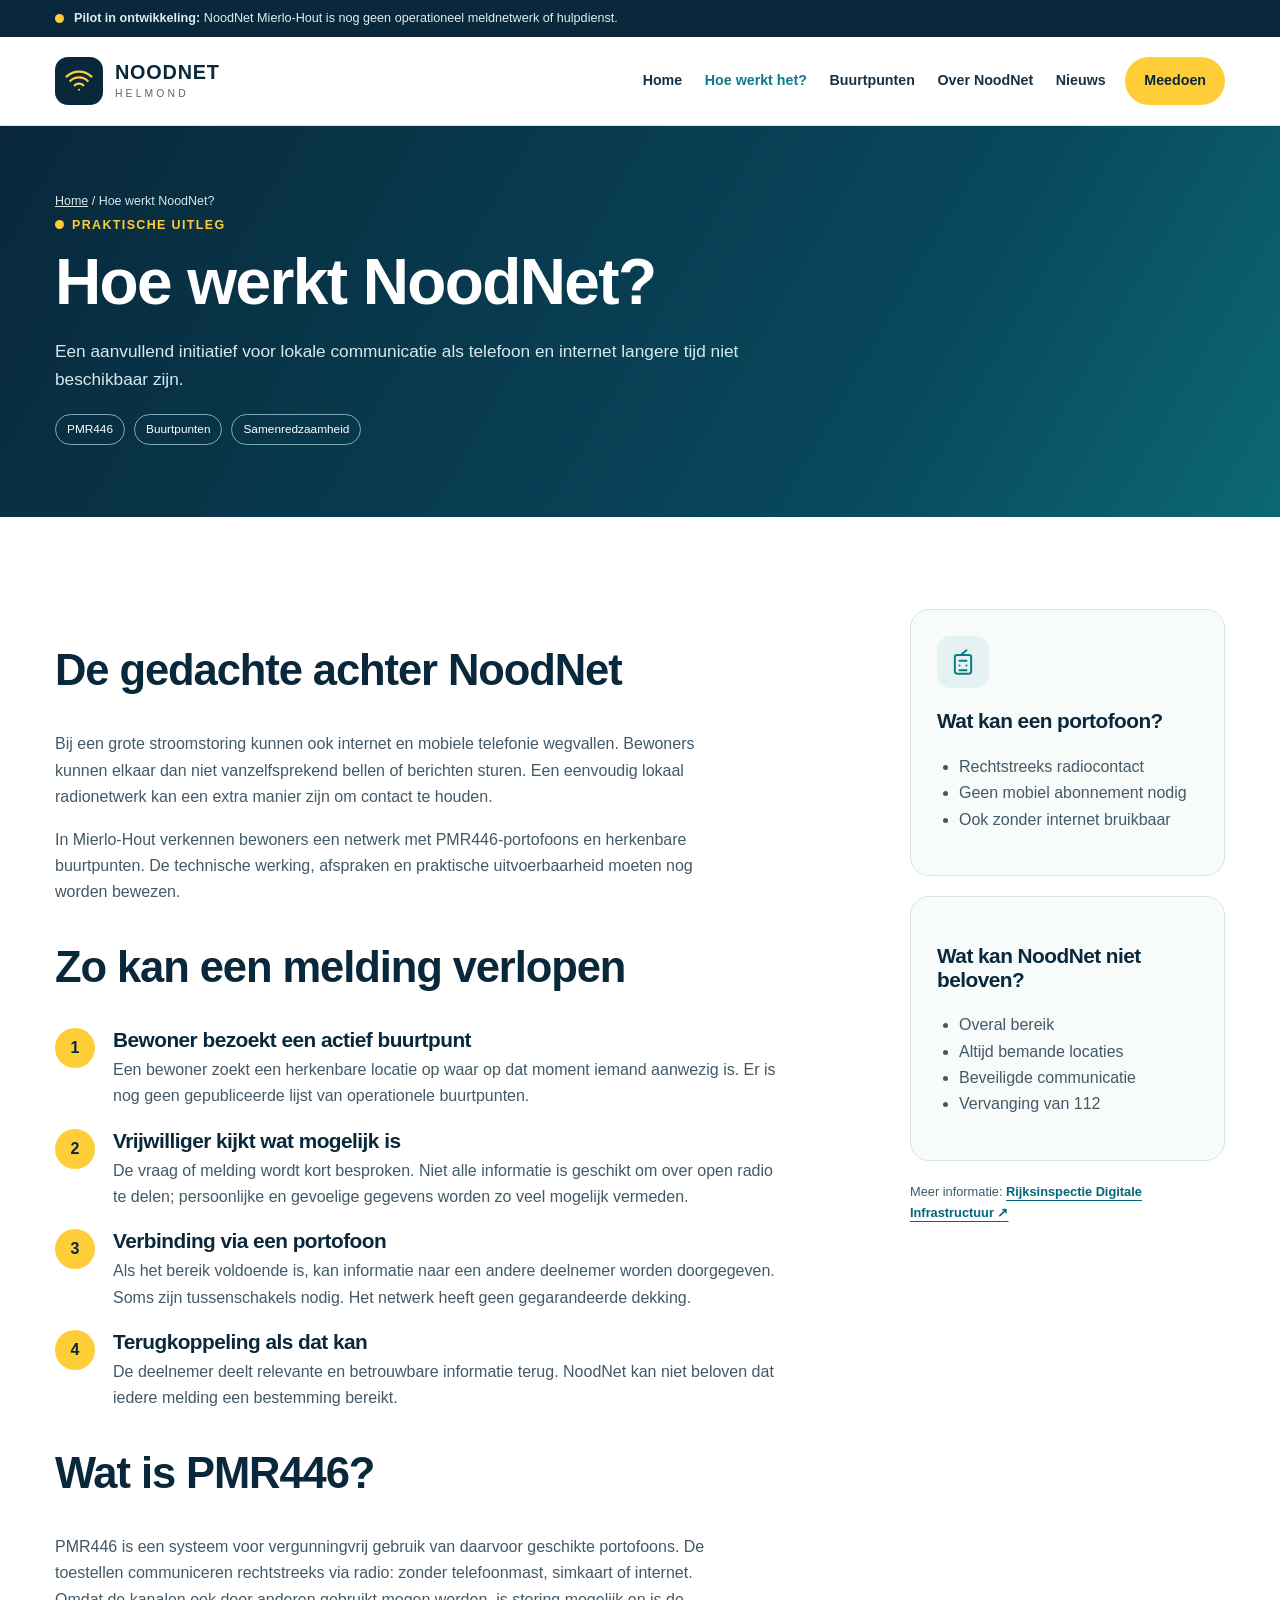
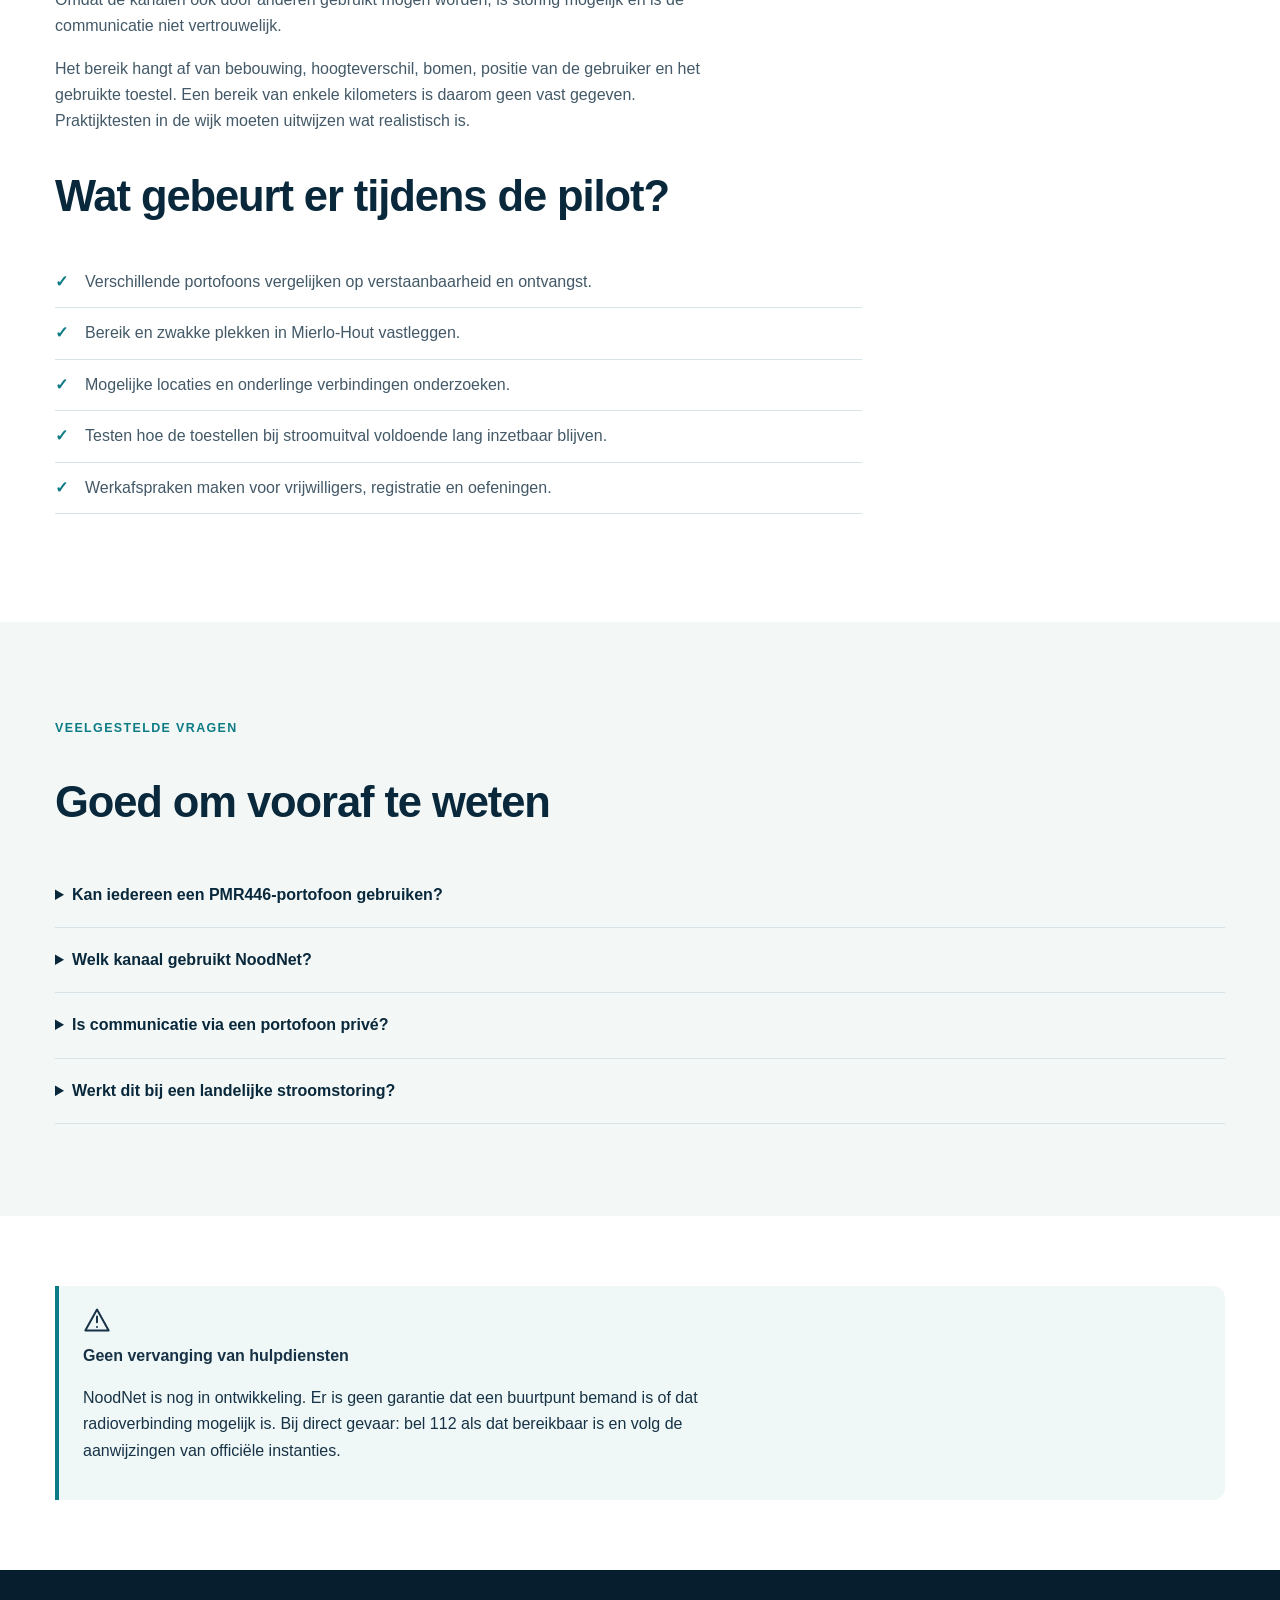
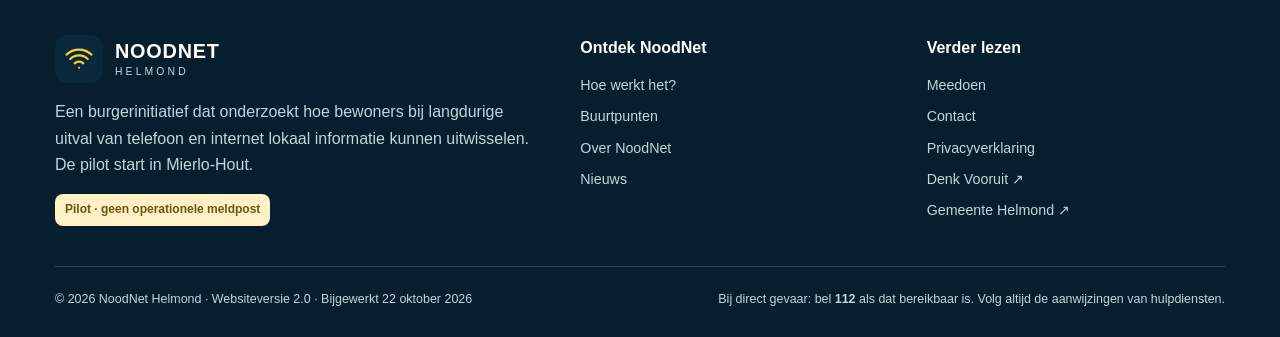
<file: hoe-werkt-het.html>
<!doctype html>
 <html lang="nl">
 <head>
 <meta charset="utf-8">
 <meta name="viewport" content="width=device-width, initial-scale=1">
 <title>Hoe werkt NoodNet? | NoodNet Helmond</title>
 <meta name="description" content="Lees hoe NoodNet Mierlo-Hout PMR446-portofoons en vrijwillige buurtpunten onderzoekt, met aandacht voor bereik, privacy en veiligheid.">
 <meta name="theme-color" content="#09283b">
 <meta name="robots" content="index,follow,max-image-preview:large">
 <link rel="canonical" href="https://www.noodnethelmond.nl/hoe-werkt-het.html">
 <link rel="icon" type="image/svg+xml" href="favicon.svg">
 <link rel="stylesheet" href="styles.css">
 <meta property="og:type" content="website"><meta property="og:locale" content="nl_NL"><meta property="og:site_name" content="NoodNet Helmond">
 <meta property="og:title" content="Hoe werkt NoodNet? | NoodNet Helmond">
 <meta property="og:description" content="Lees hoe NoodNet Mierlo-Hout PMR446-portofoons en vrijwillige buurtpunten onderzoekt, met aandacht voor bereik, privacy en veiligheid."><meta property="og:url" content="https://www.noodnethelmond.nl/hoe-werkt-het.html">
 </head>
 <body>
 <a class="skip-link" href="#main">Direct naar inhoud</a>
 <div class="utility-banner"><div class="container"><span class="pulse" aria-hidden="true"></span><span><strong>Pilot in ontwikkeling:</strong> NoodNet Mierlo-Hout is nog geen operationeel meldnetwerk of hulpdienst.</span></div></div>
 <header class="site-header"><div class="container header-inner"><a class="brand" href="index.html" aria-label="NoodNet Helmond – naar de startpagina"><span class="brand-mark"><svg width="30" height="30" viewBox="0 0 24 24" fill="none" stroke="currentColor" stroke-width="1.7" stroke-linecap="round" stroke-linejoin="round" aria-hidden="true"><path d="M12 19h.01M8.5 15.5a5 5 0 0 1 7 0M5 12a10 10 0 0 1 14 0M2 8.5a14.5 14.5 0 0 1 20 0"/></svg></span><span class="brand-name"><b>NOODNET</b><small>Helmond</small></span></a><button class="menu-button" type="button" data-menu-toggle aria-controls="site-navigation" aria-expanded="false" aria-label="Menu openen"><svg viewBox="0 0 24 24" fill="none" stroke="currentColor" stroke-width="2" stroke-linecap="round" aria-hidden="true"><path d="M4 7h16M4 12h16M4 17h16"/></svg></button><nav class="nav" id="site-navigation" aria-label="Hoofdnavigatie"><a href="index.html"  class="">Home</a><a href="hoe-werkt-het.html" aria-current="page" class="">Hoe werkt het?</a><a href="buurtpunten.html"  class="">Buurtpunten</a><a href="over-noodnet.html"  class="">Over NoodNet</a><a href="nieuws.html"  class="">Nieuws</a><a href="meedoen.html"  class="nav-action">Meedoen</a></nav></div></header>
 <main id="main"><section class="page-hero"><div class="container"><div class="breadcrumb"><a href="index.html">Home</a> / Hoe werkt NoodNet?</div><span class="eyebrow"><span class="mini-dot"></span>Praktische uitleg</span><h1>Hoe werkt NoodNet?</h1><p>Een aanvullend initiatief voor lokale communicatie als telefoon en internet langere tijd niet beschikbaar zijn.</p><div class="tag-row"><span class="tag">PMR446</span><span class="tag">Buurtpunten</span><span class="tag">Samenredzaamheid</span></div></div></section>
<section class="section"><div class="container content-grid"><article><h2>De gedachte achter NoodNet</h2><p>Bij een grote stroomstoring kunnen ook internet en mobiele telefonie wegvallen. Bewoners kunnen elkaar dan niet vanzelfsprekend bellen of berichten sturen. Een eenvoudig lokaal radionetwerk kan een extra manier zijn om contact te houden.</p><p>In Mierlo-Hout verkennen bewoners een netwerk met PMR446-portofoons en herkenbare buurtpunten. De technische werking, afspraken en praktische uitvoerbaarheid moeten nog worden bewezen.</p><h2>Zo kan een melding verlopen</h2><div class="steps"><div class="step"><span class="step-num">1</span><div><h3>Bewoner bezoekt een actief buurtpunt</h3><p>Een bewoner zoekt een herkenbare locatie op waar op dat moment iemand aanwezig is. Er is nog geen gepubliceerde lijst van operationele buurtpunten.</p></div></div><div class="step"><span class="step-num">2</span><div><h3>Vrijwilliger kijkt wat mogelijk is</h3><p>De vraag of melding wordt kort besproken. Niet alle informatie is geschikt om over open radio te delen; persoonlijke en gevoelige gegevens worden zo veel mogelijk vermeden.</p></div></div><div class="step"><span class="step-num">3</span><div><h3>Verbinding via een portofoon</h3><p>Als het bereik voldoende is, kan informatie naar een andere deelnemer worden doorgegeven. Soms zijn tussenschakels nodig. Het netwerk heeft geen gegarandeerde dekking.</p></div></div><div class="step"><span class="step-num">4</span><div><h3>Terugkoppeling als dat kan</h3><p>De deelnemer deelt relevante en betrouwbare informatie terug. NoodNet kan niet beloven dat iedere melding een bestemming bereikt.</p></div></div></div><h2>Wat is PMR446?</h2><p>PMR446 is een systeem voor vergunningvrij gebruik van daarvoor geschikte portofoons. De toestellen communiceren rechtstreeks via radio: zonder telefoonmast, simkaart of internet. Omdat de kanalen ook door anderen gebruikt mogen worden, is storing mogelijk en is de communicatie niet vertrouwelijk.</p><p>Het bereik hangt af van bebouwing, hoogteverschil, bomen, positie van de gebruiker en het gebruikte toestel. Een bereik van enkele kilometers is daarom geen vast gegeven. Praktijktesten in de wijk moeten uitwijzen wat realistisch is.</p><h2>Wat gebeurt er tijdens de pilot?</h2><ul class="checklist"><li>Verschillende portofoons vergelijken op verstaanbaarheid en ontvangst.</li><li>Bereik en zwakke plekken in Mierlo-Hout vastleggen.</li><li>Mogelijke locaties en onderlinge verbindingen onderzoeken.</li><li>Testen hoe de toestellen bij stroomuitval voldoende lang inzetbaar blijven.</li><li>Werkafspraken maken voor vrijwilligers, registratie en oefeningen.</li></ul></article><aside class="aside"><div class="aside-panel"><div class="card-icon"><svg width="28" height="28" viewBox="0 0 24 24" fill="none" stroke="currentColor" stroke-width="1.7" stroke-linecap="round" stroke-linejoin="round" aria-hidden="true"><rect x="5" y="6" width="14" height="16" rx="2"/><path d="M10 6l5-4M9 11h6M9 15h.01M15 15h.01M9 19h6"/></svg></div><h3>Wat kan een portofoon?</h3><ul><li>Rechtstreeks radiocontact</li><li>Geen mobiel abonnement nodig</li><li>Ook zonder internet bruikbaar</li></ul></div><div class="aside-panel"><h3>Wat kan NoodNet niet beloven?</h3><ul><li>Overal bereik</li><li>Altijd bemande locaties</li><li>Beveiligde communicatie</li><li>Vervanging van 112</li></ul></div><p class="small-print">Meer informatie: <a class="text-link" href="https://www.rdi.nl/onderwerpen/vergunningen-en-registraties/portofoons-en-mobilofoons" target="_blank" rel="noopener noreferrer">Rijksinspectie Digitale Infrastructuur ↗</a></p></aside></div></section>
<section class="section pale"><div class="container"><div class="section-heading"><span class="kicker">Veelgestelde vragen</span><h2>Goed om vooraf te weten</h2></div><div class="faq"><details><summary>Kan iedereen een PMR446-portofoon gebruiken?</summary><p>Geschikte PMR446-toestellen zijn in Nederland vergunningvrij te gebruiken. Omdat de kanalen gedeeld zijn, kun je ook andere gebruikers horen. Gebruik uitsluitend toestellen die aan de geldende eisen voldoen.</p></details><details><summary>Welk kanaal gebruikt NoodNet?</summary><p>Binnen het bestaande burgerinitiatief worden periodieke tests gehouden op kanaal 3. Dit is geen officieel alarmkanaal. Voor daadwerkelijke inzet en kanaalafspraken zijn eerst verdere tests en werkafspraken nodig.</p></details><details><summary>Is communicatie via een portofoon privé?</summary><p>Nee. Andere gebruikers op hetzelfde kanaal kunnen meeluisteren. Deel daarom geen medische bijzonderheden, adressen of andere gevoelige persoonsgegevens via de radio, tenzij strikte noodzaak en passende afspraken zijn vastgesteld.</p></details><details><summary>Werkt dit bij een landelijke stroomstoring?</summary><p>Portofoons kunnen zonder het elektriciteitsnet communiceren zolang hun accu's of batterijen werken. Maar ook een lokaal radionetwerk hangt af van bereik, voldoende energie en beschikbare mensen.</p></details></div></div></section><section class="section compact"><div class="container"><div class="alert" role="note"><svg width="28" height="28" viewBox="0 0 24 24" fill="none" stroke="currentColor" stroke-width="1.7" stroke-linecap="round" stroke-linejoin="round" aria-hidden="true"><path d="M12 3 2 21h20L12 3z"/><path d="M12 9v5m0 4h.01"/></svg><div><strong>Geen vervanging van hulpdiensten</strong><p>NoodNet is nog in ontwikkeling. Er is geen garantie dat een buurtpunt bemand is of dat radioverbinding mogelijk is. Bij direct gevaar: bel 112 als dat bereikbaar is en volg de aanwijzingen van officiële instanties.</p></div></div></div></section>
</main>
 <footer class="site-footer"><div class="container"><div class="footer-grid"><div><a class="brand" href="index.html" aria-label="NoodNet Helmond – naar de startpagina"><span class="brand-mark"><svg width="30" height="30" viewBox="0 0 24 24" fill="none" stroke="currentColor" stroke-width="1.7" stroke-linecap="round" stroke-linejoin="round" aria-hidden="true"><path d="M12 19h.01M8.5 15.5a5 5 0 0 1 7 0M5 12a10 10 0 0 1 14 0M2 8.5a14.5 14.5 0 0 1 20 0"/></svg></span><span class="brand-name"><b>NOODNET</b><small>Helmond</small></span></a><p class="footer-about">Een burgerinitiatief dat onderzoekt hoe bewoners bij langdurige uitval van telefoon en internet lokaal informatie kunnen uitwisselen. De pilot start in Mierlo-Hout.</p><span class="pill">Pilot · geen operationele meldpost</span></div><div><div class="footer-title">Ontdek NoodNet</div><nav class="footer-nav" aria-label="Onderwerpen"><a href="hoe-werkt-het.html">Hoe werkt het?</a><a href="buurtpunten.html">Buurtpunten</a><a href="over-noodnet.html">Over NoodNet</a><a href="nieuws.html">Nieuws</a></nav></div><div><div class="footer-title">Verder lezen</div><nav class="footer-nav" aria-label="Meer informatie"><a href="meedoen.html">Meedoen</a><a href="meedoen.html#contact">Contact</a><a href="privacyverklaring.html">Privacyverklaring</a><a href="https://www.denkvooruit.nl/informatieboekje" target="_blank" rel="noopener noreferrer">Denk Vooruit ↗</a><a href="https://www.helmond.nl/" target="_blank" rel="noopener noreferrer">Gemeente Helmond ↗</a></nav></div></div><div class="footer-bottom"><span>© 2026 NoodNet Helmond · Websiteversie 2.0 · Bijgewerkt 22 oktober 2026</span><span>Bij direct gevaar: bel <strong>112</strong> als dat bereikbaar is. Volg altijd de aanwijzingen van hulpdiensten.</span></div></div></footer>
 <script defer src="script.js"></script>
 </body></html>
</file>
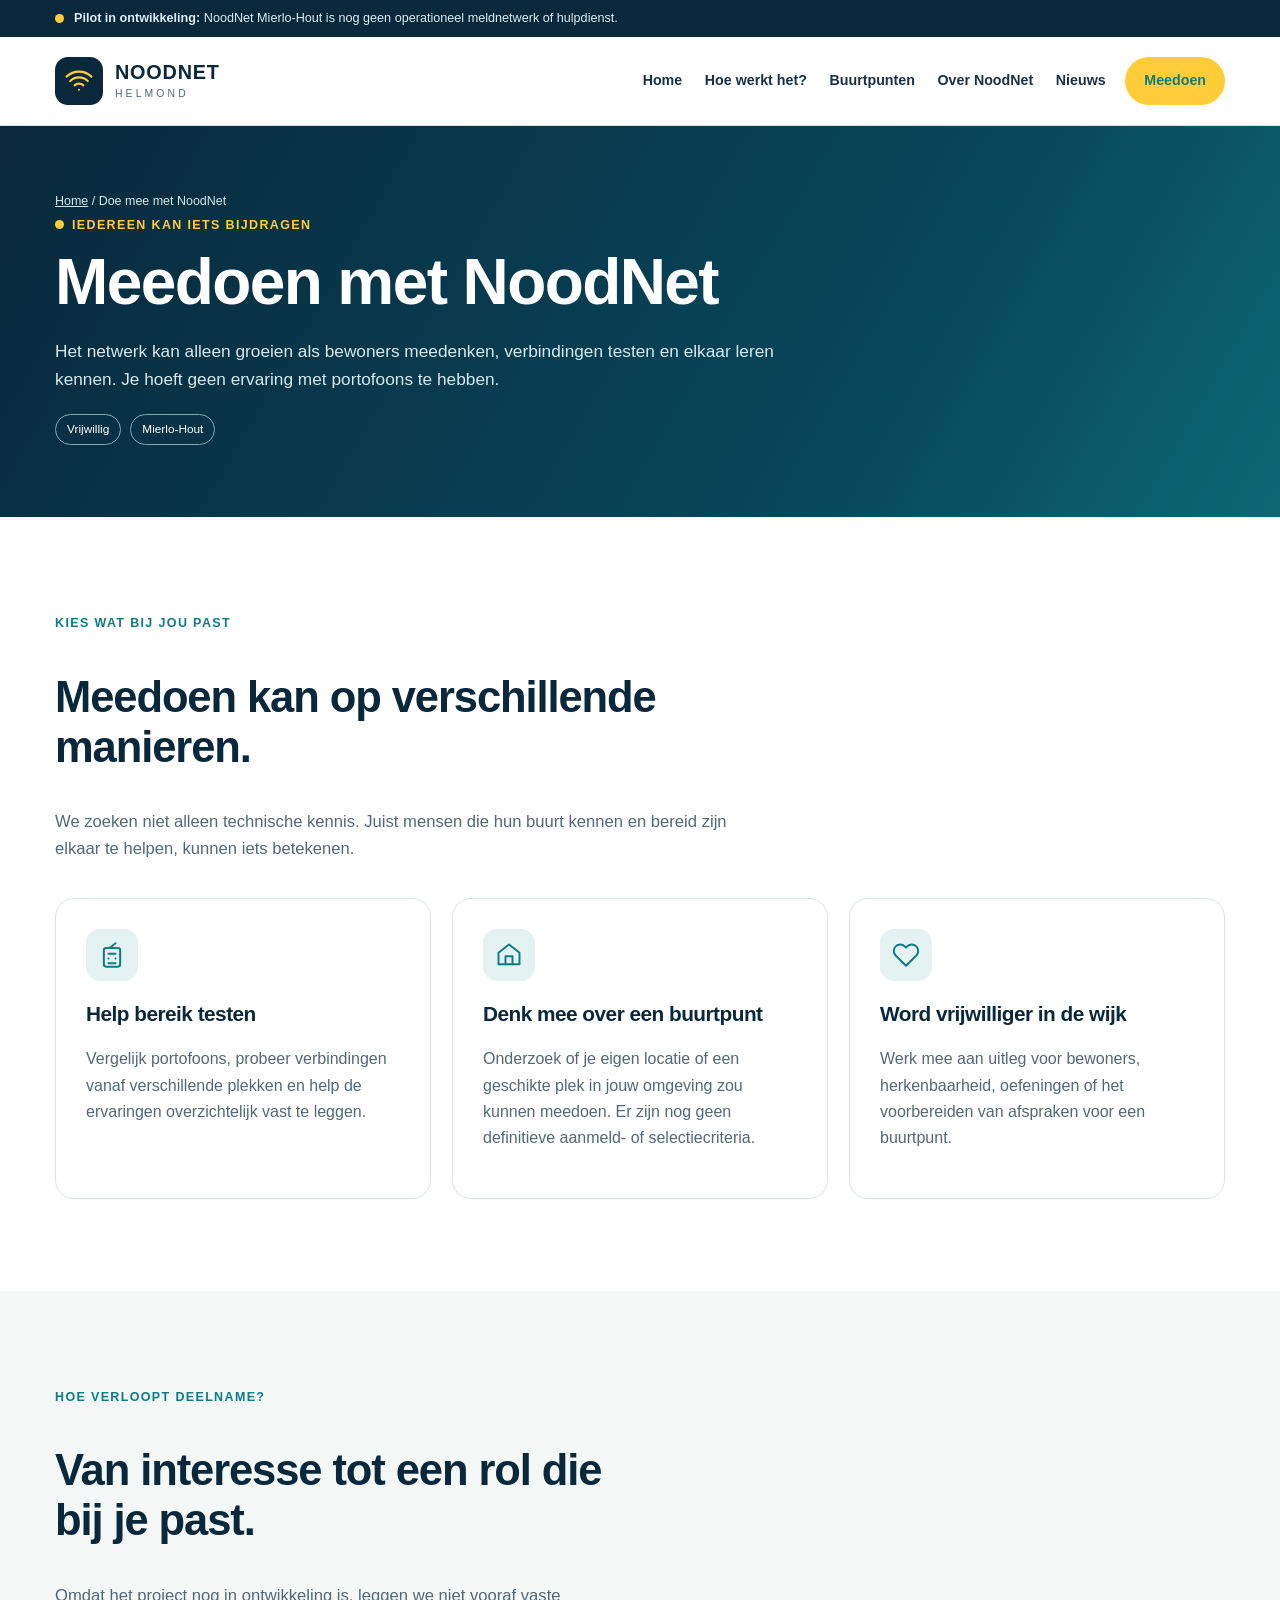
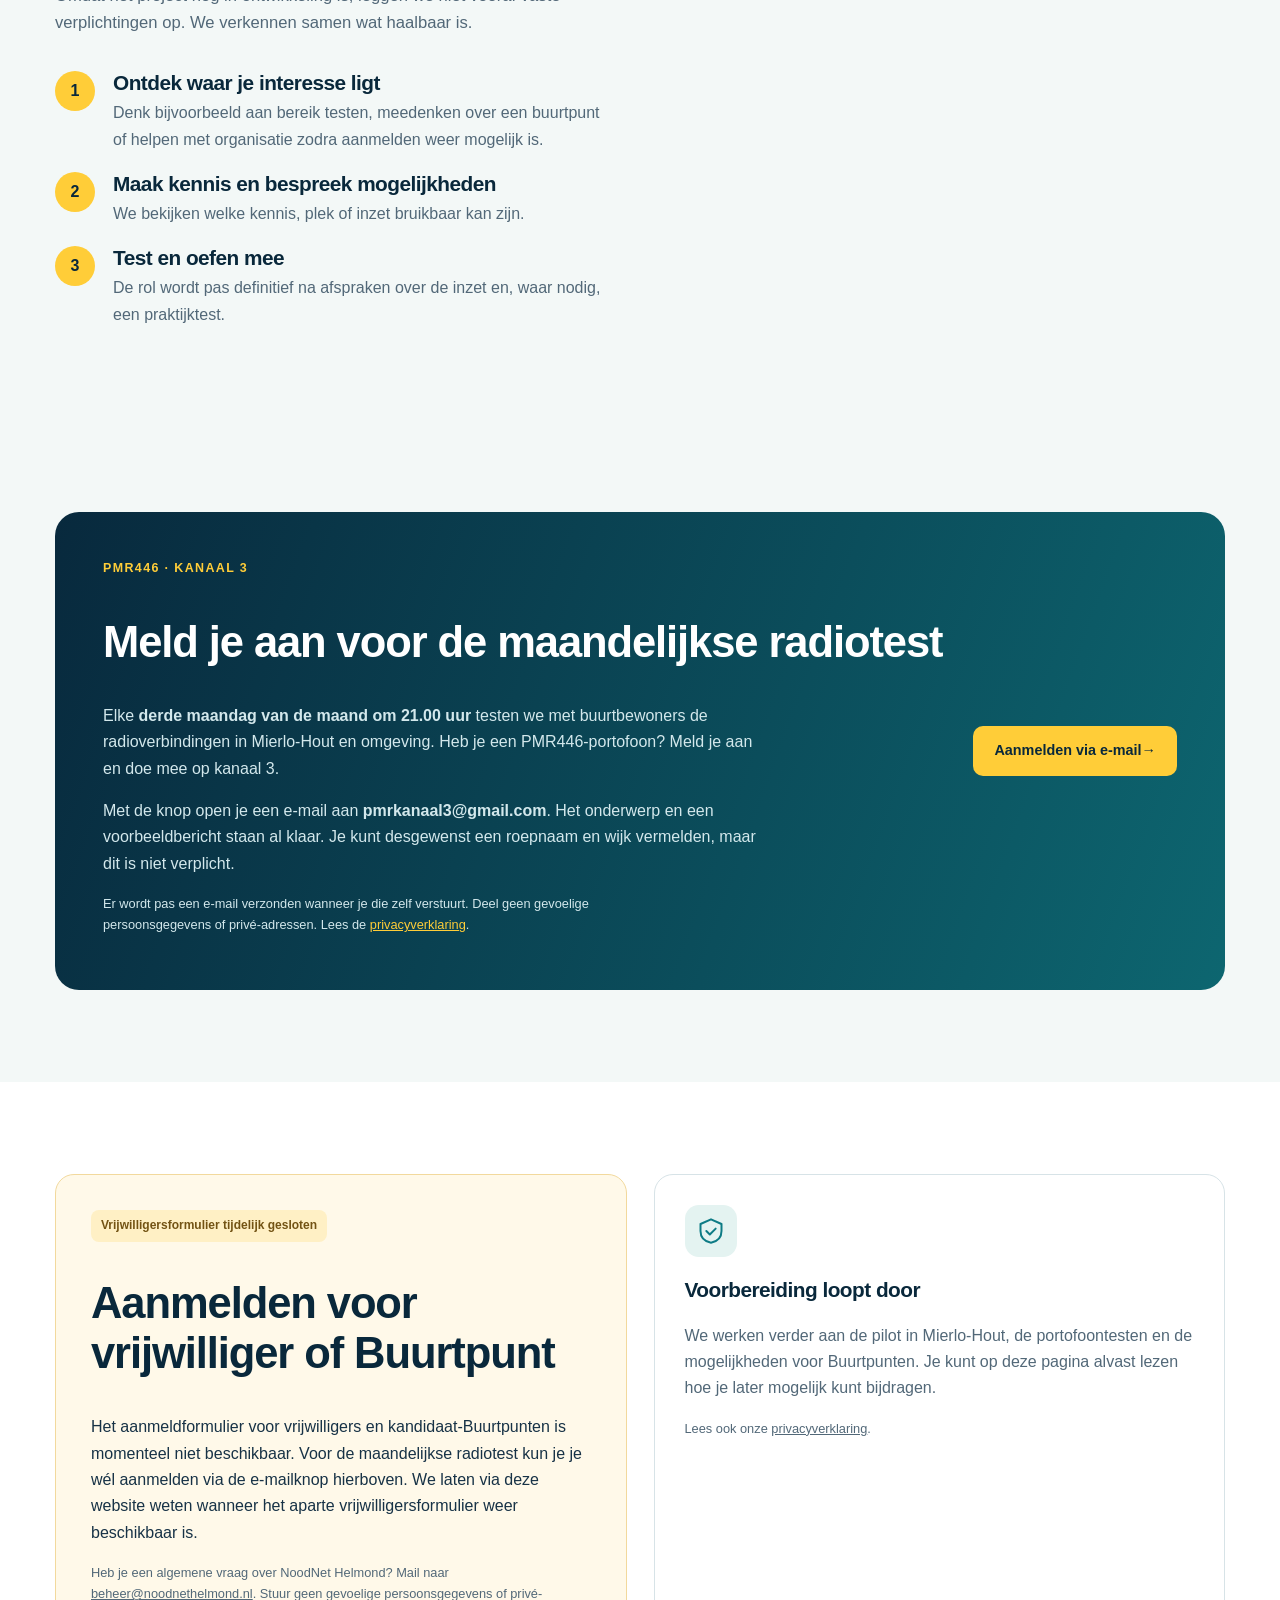
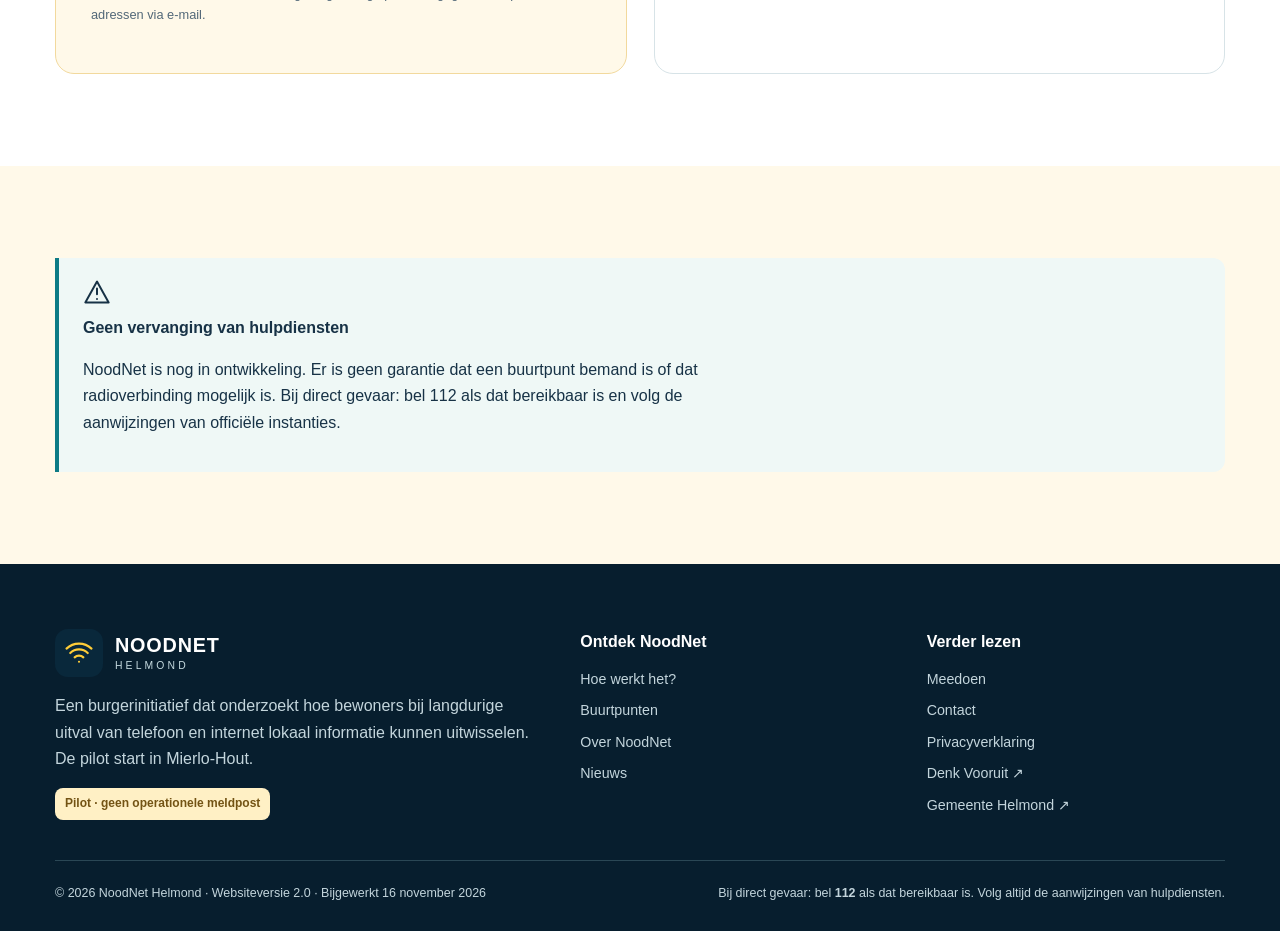
<file: meedoen.html>
<!doctype html>
 <html lang="nl">
 <head>
 <meta charset="utf-8">
 <meta name="viewport" content="width=device-width, initial-scale=1">
 <title>Doe mee met NoodNet | NoodNet Helmond</title>
 <meta name="description" content="Lees over meedoen aan NoodNet Helmond en de pilot Mierlo-Hout. Aanmelden voor de maandelijkse radiotest kan per e-mail; het vrijwilligersformulier is tijdelijk gesloten.">
 <meta name="theme-color" content="#09283b">
 <meta name="robots" content="index,follow,max-image-preview:large">
 <link rel="canonical" href="https://www.noodnethelmond.nl/meedoen.html">
 <link rel="icon" type="image/svg+xml" href="favicon.svg">
 <link rel="stylesheet" href="styles.css">
 <meta property="og:type" content="website"><meta property="og:locale" content="nl_NL"><meta property="og:site_name" content="NoodNet Helmond">
 <meta property="og:title" content="Doe mee met NoodNet | NoodNet Helmond">
 <meta property="og:description" content="Lees over meedoen aan NoodNet Helmond en de pilot Mierlo-Hout. Online aanmelden is tijdelijk niet mogelijk."><meta property="og:url" content="https://www.noodnethelmond.nl/meedoen.html">
 </head>
 <body>
 <a class="skip-link" href="#main">Direct naar inhoud</a>
 <div class="utility-banner"><div class="container"><span class="pulse" aria-hidden="true"></span><span><strong>Pilot in ontwikkeling:</strong> NoodNet Mierlo-Hout is nog geen operationeel meldnetwerk of hulpdienst.</span></div></div>
 <header class="site-header"><div class="container header-inner"><a class="brand" href="index.html" aria-label="NoodNet Helmond – naar de startpagina"><span class="brand-mark"><svg width="30" height="30" viewBox="0 0 24 24" fill="none" stroke="currentColor" stroke-width="1.7" stroke-linecap="round" stroke-linejoin="round" aria-hidden="true"><path d="M12 19h.01M8.5 15.5a5 5 0 0 1 7 0M5 12a10 10 0 0 1 14 0M2 8.5a14.5 14.5 0 0 1 20 0"/></svg></span><span class="brand-name"><b>NOODNET</b><small>Helmond</small></span></a><button class="menu-button" type="button" data-menu-toggle aria-controls="site-navigation" aria-expanded="false" aria-label="Menu openen"><svg viewBox="0 0 24 24" fill="none" stroke="currentColor" stroke-width="2" stroke-linecap="round" aria-hidden="true"><path d="M4 7h16M4 12h16M4 17h16"/></svg></button><nav class="nav" id="site-navigation" aria-label="Hoofdnavigatie"><a href="index.html"  class="">Home</a><a href="hoe-werkt-het.html"  class="">Hoe werkt het?</a><a href="buurtpunten.html"  class="">Buurtpunten</a><a href="over-noodnet.html"  class="">Over NoodNet</a><a href="nieuws.html"  class="">Nieuws</a><a href="meedoen.html" aria-current="page" class="nav-action">Meedoen</a></nav></div></header>
 <main id="main"><section class="page-hero"><div class="container"><div class="breadcrumb"><a href="index.html">Home</a> / Doe mee met NoodNet</div><span class="eyebrow"><span class="mini-dot"></span>Iedereen kan iets bijdragen</span><h1>Meedoen met NoodNet</h1><p>Het netwerk kan alleen groeien als bewoners meedenken, verbindingen testen en elkaar leren kennen. Je hoeft geen ervaring met portofoons te hebben.</p><div class="tag-row"><span class="tag">Vrijwillig</span><span class="tag">Mierlo-Hout</span></div></div></section>
<section class="section"><div class="container"><div class="section-heading"><span class="kicker">Kies wat bij jou past</span><h2>Meedoen kan op verschillende manieren.</h2><p>We zoeken niet alleen technische kennis. Juist mensen die hun buurt kennen en bereid zijn elkaar te helpen, kunnen iets betekenen.</p></div><div class="grid-3"><article class="participate-card"><div class="card-icon"><svg width="28" height="28" viewBox="0 0 24 24" fill="none" stroke="currentColor" stroke-width="1.7" stroke-linecap="round" stroke-linejoin="round" aria-hidden="true"><rect x="5" y="6" width="14" height="16" rx="2"/><path d="M10 6l5-4M9 11h6M9 15h.01M15 15h.01M9 19h6"/></svg></div><h3>Help bereik testen</h3><p>Vergelijk portofoons, probeer verbindingen vanaf verschillende plekken en help de ervaringen overzichtelijk vast te leggen.</p></article><article class="participate-card"><div class="card-icon"><svg width="28" height="28" viewBox="0 0 24 24" fill="none" stroke="currentColor" stroke-width="1.7" stroke-linecap="round" stroke-linejoin="round" aria-hidden="true"><path d="m3 10 9-7 9 7v10H3z"/><path d="M9 20v-7h6v7"/></svg></div><h3>Denk mee over een buurtpunt</h3><p>Onderzoek of je eigen locatie of een geschikte plek in jouw omgeving zou kunnen meedoen. Er zijn nog geen definitieve aanmeld- of selectiecriteria.</p></article><article class="participate-card"><div class="card-icon"><svg width="28" height="28" viewBox="0 0 24 24" fill="none" stroke="currentColor" stroke-width="1.7" stroke-linecap="round" stroke-linejoin="round" aria-hidden="true"><path d="M20.84 4.61a5.5 5.5 0 0 0-7.78 0L12 5.67l-1.06-1.06a5.5 5.5 0 0 0-7.78 7.78L12 21.23l8.84-8.84a5.5 5.5 0 0 0 0-7.78z"/></svg></div><h3>Word vrijwilliger in de wijk</h3><p>Werk mee aan uitleg voor bewoners, herkenbaarheid, oefeningen of het voorbereiden van afspraken voor een buurtpunt.</p></article></div></div></section>
<section class="section pale"><div class="container split"><div><div class="section-heading"><span class="kicker">Hoe verloopt deelname?</span><h2>Van interesse tot een rol die bij je past.</h2><p>Omdat het project nog in ontwikkeling is, leggen we niet vooraf vaste verplichtingen op. We verkennen samen wat haalbaar is.</p></div><div class="steps"><div class="step"><span class="step-num">1</span><div><h3>Ontdek waar je interesse ligt</h3><p>Denk bijvoorbeeld aan bereik testen, meedenken over een buurtpunt of helpen met organisatie zodra aanmelden weer mogelijk is.</p></div></div><div class="step"><span class="step-num">2</span><div><h3>Maak kennis en bespreek mogelijkheden</h3><p>We bekijken welke kennis, plek of inzet bruikbaar kan zijn.</p></div></div><div class="step"><span class="step-num">3</span><div><h3>Test en oefen mee</h3><p>De rol wordt pas definitief na afspraken over de inzet en, waar nodig, een praktijktest.</p></div></div></div></div></section>
<section class="section pale" id="maandelijkse-test" aria-labelledby="radiotest-heading"><div class="container"><div class="cta-band"><div><span class="kicker" style="color:#ffcd38">PMR446 · kanaal 3</span><h2 id="radiotest-heading">Meld je aan voor de maandelijkse radiotest</h2><p>Elke <strong>derde maandag van de maand om 21.00 uur</strong> testen we met buurtbewoners de radioverbindingen in Mierlo-Hout en omgeving. Heb je een PMR446-portofoon? Meld je aan en doe mee op kanaal 3.</p><p>Met de knop open je een e-mail aan <strong>pmrkanaal3@gmail.com</strong>. Het onderwerp en een voorbeeldbericht staan al klaar. Je kunt desgewenst een roepnaam en wijk vermelden, maar dit is niet verplicht.</p><p class="small-print" style="color:#d3e8ec">Er wordt pas een e-mail verzonden wanneer je die zelf verstuurt. Deel geen gevoelige persoonsgegevens of privé-adressen. Lees de <a href="privacyverklaring.html" style="color:#ffcd38">privacyverklaring</a>.</p></div><a class="btn btn-yellow" href="mailto:pmrkanaal3@gmail.com?subject=Aanmelding%20maandelijkse%20radiotest%20NoodNet%20Helmond&amp;body=Hallo%20NoodNet%20Helmond%2C%0A%0AIk%20wil%20me%20aanmelden%20voor%20de%20maandelijkse%20PMR446-radiotest%20(iedere%20derde%20maandag%20van%20de%20maand%20om%2021.00%20uur%2C%20kanaal%203).%0A%0ANaam%20of%20roepnaam%20(optioneel)%3A%20%0AWijk%20(optioneel)%3A%20%0A%0AMet%20vriendelijke%20groet%2C%0A">Aanmelden via e-mail <span aria-hidden="true">→</span></a></div></div></section>
<section class="section" id="contact">
  <div class="container grid-2">
    <div class="contact-box">
      <span class="card-tag amber">Vrijwilligersformulier tijdelijk gesloten</span>
      <h2>Aanmelden voor vrijwilliger of Buurtpunt</h2>
      <p>Het aanmeldformulier voor vrijwilligers en kandidaat-Buurtpunten is momenteel niet beschikbaar. Voor de maandelijkse radiotest kun je je wél aanmelden via de e-mailknop hierboven. We laten via deze website weten wanneer het aparte vrijwilligersformulier weer beschikbaar is.</p>
      <p class="small-print">Heb je een algemene vraag over NoodNet Helmond? Mail naar <a href="mailto:beheer@noodnethelmond.nl">beheer@noodnethelmond.nl</a>. Stuur geen gevoelige persoonsgegevens of privé-adressen via e-mail.</p>
    </div>
    <div class="card">
      <div class="card-icon"><svg width="28" height="28" viewBox="0 0 24 24" fill="none" stroke="currentColor" stroke-width="1.7" stroke-linecap="round" stroke-linejoin="round" aria-hidden="true"><path d="m12 2 9 4v6c0 6-3.5 9-9 10-5.5-1-9-4-9-10V6z"/><path d="m8 12 3 3 5-5"/></svg></div>
      <h3>Voorbereiding loopt door</h3>
      <p>We werken verder aan de pilot in Mierlo-Hout, de portofoontesten en de mogelijkheden voor Buurtpunten. Je kunt op deze pagina alvast lezen hoe je later mogelijk kunt bijdragen.</p>
      <p class="small-print" style="margin-top:15px">Lees ook onze <a href="privacyverklaring.html">privacyverklaring</a>.</p>
    </div>
  </div>
</section>
<section class="section cream"><div class="container"><div class="alert" role="note"><svg width="28" height="28" viewBox="0 0 24 24" fill="none" stroke="currentColor" stroke-width="1.7" stroke-linecap="round" stroke-linejoin="round" aria-hidden="true"><path d="M12 3 2 21h20L12 3z"/><path d="M12 9v5m0 4h.01"/></svg><div><strong>Geen vervanging van hulpdiensten</strong><p>NoodNet is nog in ontwikkeling. Er is geen garantie dat een buurtpunt bemand is of dat radioverbinding mogelijk is. Bij direct gevaar: bel 112 als dat bereikbaar is en volg de aanwijzingen van officiële instanties.</p></div></div></div></section>
</main>
 <footer class="site-footer"><div class="container"><div class="footer-grid"><div><a class="brand" href="index.html" aria-label="NoodNet Helmond – naar de startpagina"><span class="brand-mark"><svg width="30" height="30" viewBox="0 0 24 24" fill="none" stroke="currentColor" stroke-width="1.7" stroke-linecap="round" stroke-linejoin="round" aria-hidden="true"><path d="M12 19h.01M8.5 15.5a5 5 0 0 1 7 0M5 12a10 10 0 0 1 14 0M2 8.5a14.5 14.5 0 0 1 20 0"/></svg></span><span class="brand-name"><b>NOODNET</b><small>Helmond</small></span></a><p class="footer-about">Een burgerinitiatief dat onderzoekt hoe bewoners bij langdurige uitval van telefoon en internet lokaal informatie kunnen uitwisselen. De pilot start in Mierlo-Hout.</p><span class="pill">Pilot · geen operationele meldpost</span></div><div><div class="footer-title">Ontdek NoodNet</div><nav class="footer-nav" aria-label="Onderwerpen"><a href="hoe-werkt-het.html">Hoe werkt het?</a><a href="buurtpunten.html">Buurtpunten</a><a href="over-noodnet.html">Over NoodNet</a><a href="nieuws.html">Nieuws</a></nav></div><div><div class="footer-title">Verder lezen</div><nav class="footer-nav" aria-label="Meer informatie"><a href="meedoen.html">Meedoen</a><a href="meedoen.html#contact">Contact</a><a href="privacyverklaring.html">Privacyverklaring</a><a href="https://www.denkvooruit.nl/informatieboekje" target="_blank" rel="noopener noreferrer">Denk Vooruit ↗</a><a href="https://www.helmond.nl/" target="_blank" rel="noopener noreferrer">Gemeente Helmond ↗</a></nav></div></div><div class="footer-bottom"><span>© 2026 NoodNet Helmond · Websiteversie 2.0 · Bijgewerkt 16 november 2026</span><span>Bij direct gevaar: bel <strong>112</strong> als dat bereikbaar is. Volg altijd de aanwijzingen van hulpdiensten.</span></div></div></footer>
 <script defer src="script.js"></script>
</body></html>
</file>
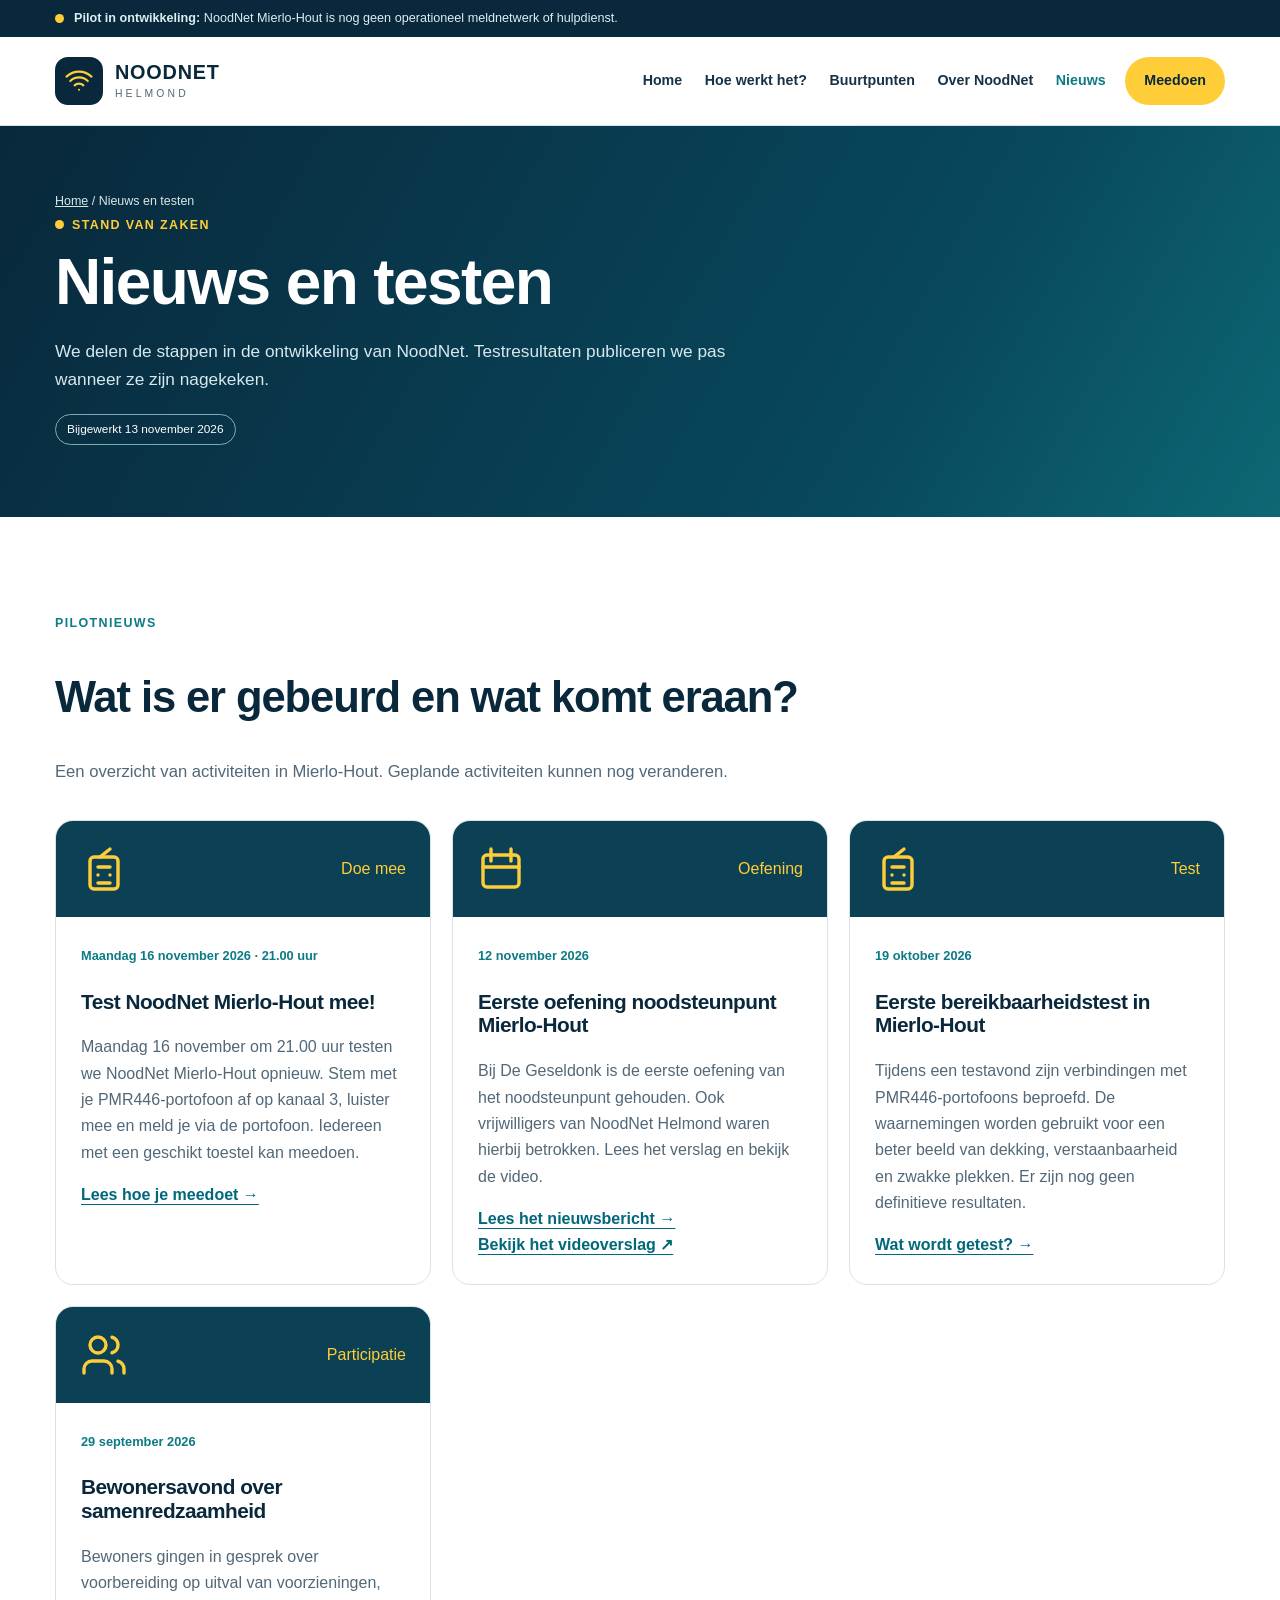
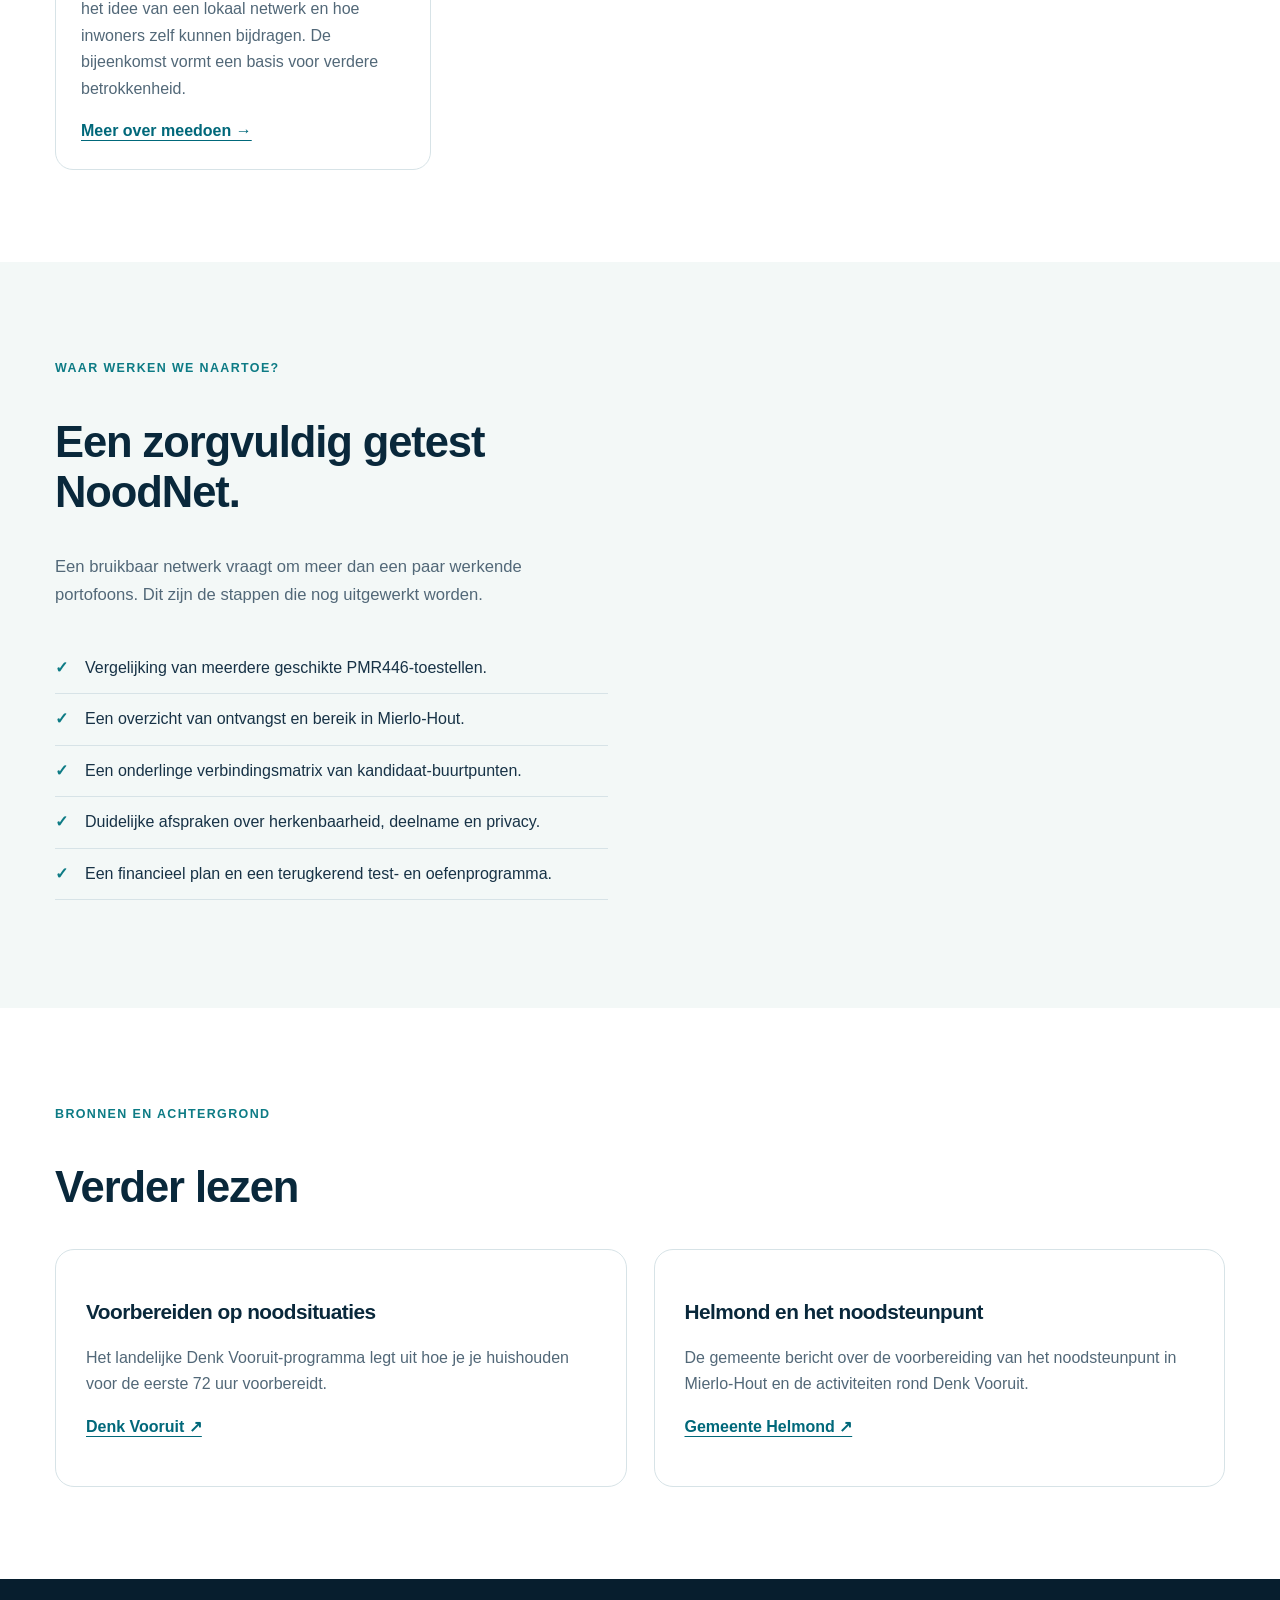
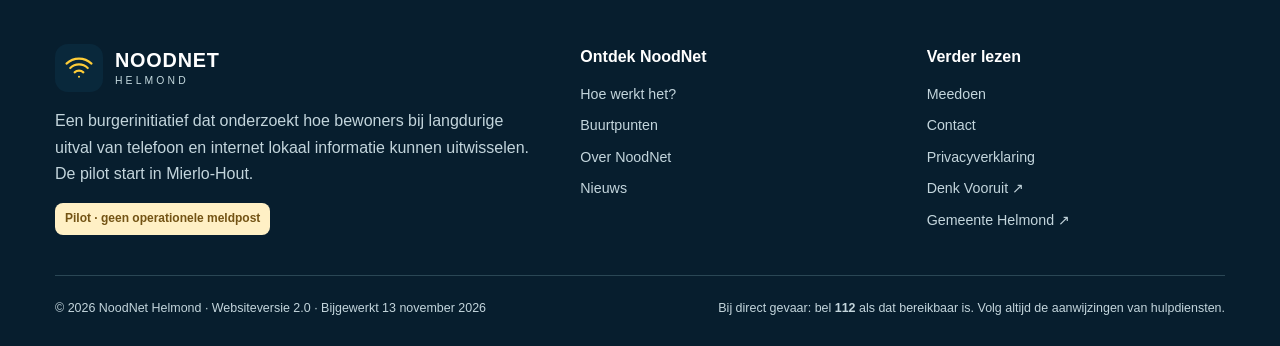
<file: nieuws.html>
<!doctype html>
 <html lang="nl">
 <head>
 <meta charset="utf-8">
 <meta name="viewport" content="width=device-width, initial-scale=1">
 <title>Nieuws en testen | NoodNet Helmond</title>
 <meta name="description" content="Nieuws over NoodNet Helmond: test maandag 16 november om 21.00 uur mee op PMR446-kanaal 3, lees oefenverslagen en volg de pilot.">
 <meta name="theme-color" content="#09283b">
 <meta name="robots" content="index,follow,max-image-preview:large">
 <link rel="canonical" href="https://www.noodnethelmond.nl/nieuws.html">
 <link rel="icon" type="image/svg+xml" href="favicon.svg">
 <link rel="stylesheet" href="styles.css">
 <meta property="og:type" content="website"><meta property="og:locale" content="nl_NL"><meta property="og:site_name" content="NoodNet Helmond">
 <meta property="og:title" content="Nieuws en testen | NoodNet Helmond">
 <meta property="og:description" content="Maandag 16 november om 21.00 uur testen we NoodNet Mierlo-Hout opnieuw. PMR446-kanaal 3: luister mee en doe mee."><meta property="og:url" content="https://www.noodnethelmond.nl/nieuws.html">
 </head>
 <body>
 <a class="skip-link" href="#main">Direct naar inhoud</a>
 <div class="utility-banner"><div class="container"><span class="pulse" aria-hidden="true"></span><span><strong>Pilot in ontwikkeling:</strong> NoodNet Mierlo-Hout is nog geen operationeel meldnetwerk of hulpdienst.</span></div></div>
 <header class="site-header"><div class="container header-inner"><a class="brand" href="index.html" aria-label="NoodNet Helmond – naar de startpagina"><span class="brand-mark"><svg width="30" height="30" viewBox="0 0 24 24" fill="none" stroke="currentColor" stroke-width="1.7" stroke-linecap="round" stroke-linejoin="round" aria-hidden="true"><path d="M12 19h.01M8.5 15.5a5 5 0 0 1 7 0M5 12a10 10 0 0 1 14 0M2 8.5a14.5 14.5 0 0 1 20 0"/></svg></span><span class="brand-name"><b>NOODNET</b><small>Helmond</small></span></a><button class="menu-button" type="button" data-menu-toggle aria-controls="site-navigation" aria-expanded="false" aria-label="Menu openen"><svg viewBox="0 0 24 24" fill="none" stroke="currentColor" stroke-width="2" stroke-linecap="round" aria-hidden="true"><path d="M4 7h16M4 12h16M4 17h16"/></svg></button><nav class="nav" id="site-navigation" aria-label="Hoofdnavigatie"><a href="index.html"  class="">Home</a><a href="hoe-werkt-het.html"  class="">Hoe werkt het?</a><a href="buurtpunten.html"  class="">Buurtpunten</a><a href="over-noodnet.html"  class="">Over NoodNet</a><a href="nieuws.html" aria-current="page" class="">Nieuws</a><a href="meedoen.html"  class="nav-action">Meedoen</a></nav></div></header>
 <main id="main"><section class="page-hero"><div class="container"><div class="breadcrumb"><a href="index.html">Home</a> / Nieuws en testen</div><span class="eyebrow"><span class="mini-dot"></span>Stand van zaken</span><h1>Nieuws en testen</h1><p>We delen de stappen in de ontwikkeling van NoodNet. Testresultaten publiceren we pas wanneer ze zijn nagekeken.</p><div class="tag-row"><span class="tag">Bijgewerkt 13 november 2026</span></div></div></section>
<section class="section"><div class="container"><div class="section-heading"><span class="kicker">Pilotnieuws</span><h2>Wat is er gebeurd en wat komt eraan?</h2><p>Een overzicht van activiteiten in Mierlo-Hout. Geplande activiteiten kunnen nog veranderen.</p></div><div class="grid-3"><article class="news-card"><div class="news-top"><svg width="48" height="48" viewBox="0 0 24 24" fill="none" stroke="currentColor" stroke-width="1.7" stroke-linecap="round" stroke-linejoin="round" aria-hidden="true"><rect x="5" y="6" width="14" height="16" rx="2"/><path d="M10 6l5-4M9 11h6M9 15h.01M15 15h.01M9 19h6"/></svg><span>Doe mee</span></div><div class="news-body"><time datetime="2026-11-16T21:00">Maandag 16 november 2026 · 21.00 uur</time><h3>Test NoodNet Mierlo-Hout mee!</h3><p>Maandag 16 november om 21.00 uur testen we NoodNet Mierlo-Hout opnieuw. Stem met je PMR446-portofoon af op kanaal 3, luister mee en meld je via de portofoon. Iedereen met een geschikt toestel kan meedoen.</p><a class="text-link" href="noodnet-mierlo-hout-test-16-november-2026.html">Lees hoe je meedoet →</a></div></article><article class="news-card"><div class="news-top"><svg width="48" height="48" viewBox="0 0 24 24" fill="none" stroke="currentColor" stroke-width="1.7" stroke-linecap="round" stroke-linejoin="round" aria-hidden="true"><rect x="3" y="5" width="18" height="16" rx="2"/><path d="M7 2v6M17 2v6M3 11h18"/></svg><span>Oefening</span></div><div class="news-body"><time datetime="2026-11-12">12 november 2026</time><h3>Eerste oefening noodsteunpunt Mierlo-Hout</h3><p>Bij De Geseldonk is de eerste oefening van het noodsteunpunt gehouden. Ook vrijwilligers van NoodNet Helmond waren hierbij betrokken. Lees het verslag en bekijk de video.</p><a class="text-link" href="oefening-noodsteunpunt-mierlo-hout-12-november-2026.html">Lees het nieuwsbericht →</a><br><a class="text-link" href="https://www.youtube.com/shorts/yf7cwbP3OMI" target="_blank" rel="noopener noreferrer">Bekijk het videoverslag ↗</a></div></article><article class="news-card"><div class="news-top"><svg width="48" height="48" viewBox="0 0 24 24" fill="none" stroke="currentColor" stroke-width="1.7" stroke-linecap="round" stroke-linejoin="round" aria-hidden="true"><rect x="5" y="6" width="14" height="16" rx="2"/><path d="M10 6l5-4M9 11h6M9 15h.01M15 15h.01M9 19h6"/></svg><span>Test</span></div><div class="news-body"><time datetime="2026-10-19">19 oktober 2026</time><h3>Eerste bereikbaarheidstest in Mierlo-Hout</h3><p>Tijdens een testavond zijn verbindingen met PMR446-portofoons beproefd. De waarnemingen worden gebruikt voor een beter beeld van dekking, verstaanbaarheid en zwakke plekken. Er zijn nog geen definitieve resultaten.</p><a class="text-link" href="hoe-werkt-het.html">Wat wordt getest? →</a></div></article><article class="news-card"><div class="news-top"><svg width="48" height="48" viewBox="0 0 24 24" fill="none" stroke="currentColor" stroke-width="1.7" stroke-linecap="round" stroke-linejoin="round" aria-hidden="true"><path d="M16 21v-2a4 4 0 0 0-4-4H6a4 4 0 0 0-4 4v2"/><circle cx="9" cy="7" r="4"/><path d="M22 21v-2a4 4 0 0 0-3-3.87M16 3.13a4 4 0 0 1 0 7.75"/></svg><span>Participatie</span></div><div class="news-body"><time datetime="2026-09-29">29 september 2026</time><h3>Bewonersavond over samenredzaamheid</h3><p>Bewoners gingen in gesprek over voorbereiding op uitval van voorzieningen, het idee van een lokaal netwerk en hoe inwoners zelf kunnen bijdragen. De bijeenkomst vormt een basis voor verdere betrokkenheid.</p><a class="text-link" href="meedoen.html">Meer over meedoen →</a></div></article></div></div></section>
<section class="section pale"><div class="container split"><div><div class="section-heading"><span class="kicker">Waar werken we naartoe?</span><h2>Een zorgvuldig getest NoodNet.</h2><p>Een bruikbaar netwerk vraagt om meer dan een paar werkende portofoons. Dit zijn de stappen die nog uitgewerkt worden.</p></div><ul class="checklist"><li>Vergelijking van meerdere geschikte PMR446-toestellen.</li><li>Een overzicht van ontvangst en bereik in Mierlo-Hout.</li><li>Een onderlinge verbindingsmatrix van kandidaat-buurtpunten.</li><li>Duidelijke afspraken over herkenbaarheid, deelname en privacy.</li><li>Een financieel plan en een terugkerend test- en oefenprogramma.</li></ul></div></section>
<section class="section"><div class="container"><div class="section-heading"><span class="kicker">Bronnen en achtergrond</span><h2>Verder lezen</h2></div><div class="grid-2"><div class="card"><h3>Voorbereiden op noodsituaties</h3><p>Het landelijke Denk Vooruit-programma legt uit hoe je je huishouden voor de eerste 72 uur voorbereidt.</p><p style="margin-top:14px"><a class="text-link" href="https://www.denkvooruit.nl/informatieboekje" target="_blank" rel="noopener noreferrer">Denk Vooruit ↗</a></p></div><div class="card"><h3>Helmond en het noodsteunpunt</h3><p>De gemeente bericht over de voorbereiding van het noodsteunpunt in Mierlo-Hout en de activiteiten rond Denk Vooruit.</p><p style="margin-top:14px"><a class="text-link" href="https://www.helmond.nl/1/nieuws/2026/oktober/denk-vooruit-bus-zaterdag-17-oktober-in-helmond" target="_blank" rel="noopener noreferrer">Gemeente Helmond ↗</a></p></div></div></div></section>
</main>
 <footer class="site-footer"><div class="container"><div class="footer-grid"><div><a class="brand" href="index.html" aria-label="NoodNet Helmond – naar de startpagina"><span class="brand-mark"><svg width="30" height="30" viewBox="0 0 24 24" fill="none" stroke="currentColor" stroke-width="1.7" stroke-linecap="round" stroke-linejoin="round" aria-hidden="true"><path d="M12 19h.01M8.5 15.5a5 5 0 0 1 7 0M5 12a10 10 0 0 1 14 0M2 8.5a14.5 14.5 0 0 1 20 0"/></svg></span><span class="brand-name"><b>NOODNET</b><small>Helmond</small></span></a><p class="footer-about">Een burgerinitiatief dat onderzoekt hoe bewoners bij langdurige uitval van telefoon en internet lokaal informatie kunnen uitwisselen. De pilot start in Mierlo-Hout.</p><span class="pill">Pilot · geen operationele meldpost</span></div><div><div class="footer-title">Ontdek NoodNet</div><nav class="footer-nav" aria-label="Onderwerpen"><a href="hoe-werkt-het.html">Hoe werkt het?</a><a href="buurtpunten.html">Buurtpunten</a><a href="over-noodnet.html">Over NoodNet</a><a href="nieuws.html">Nieuws</a></nav></div><div><div class="footer-title">Verder lezen</div><nav class="footer-nav" aria-label="Meer informatie"><a href="meedoen.html">Meedoen</a><a href="meedoen.html#contact">Contact</a><a href="privacyverklaring.html">Privacyverklaring</a><a href="https://www.denkvooruit.nl/informatieboekje" target="_blank" rel="noopener noreferrer">Denk Vooruit ↗</a><a href="https://www.helmond.nl/" target="_blank" rel="noopener noreferrer">Gemeente Helmond ↗</a></nav></div></div><div class="footer-bottom"><span>© 2026 NoodNet Helmond · Websiteversie 2.0 · Bijgewerkt 13 november 2026</span><span>Bij direct gevaar: bel <strong>112</strong> als dat bereikbaar is. Volg altijd de aanwijzingen van hulpdiensten.</span></div></div></footer>
 <script defer src="script.js"></script>
 </body></html>
</file>
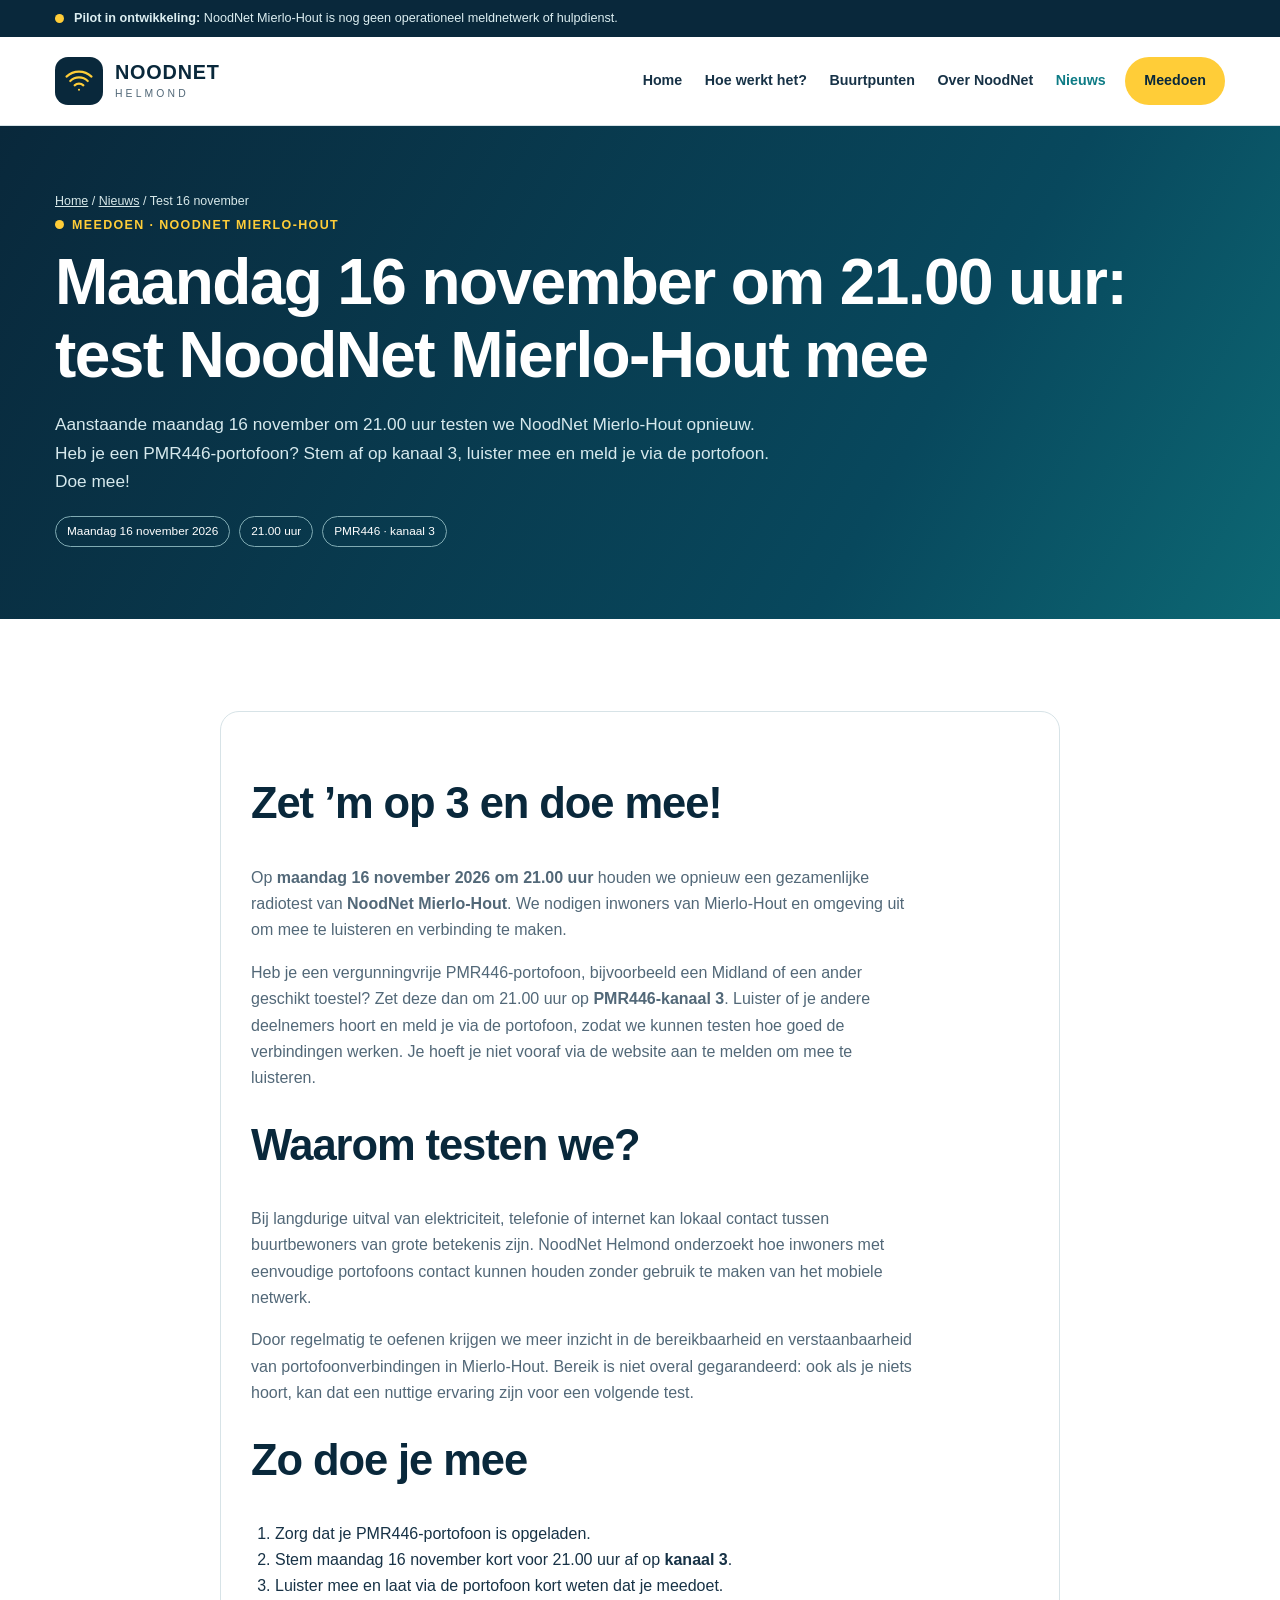
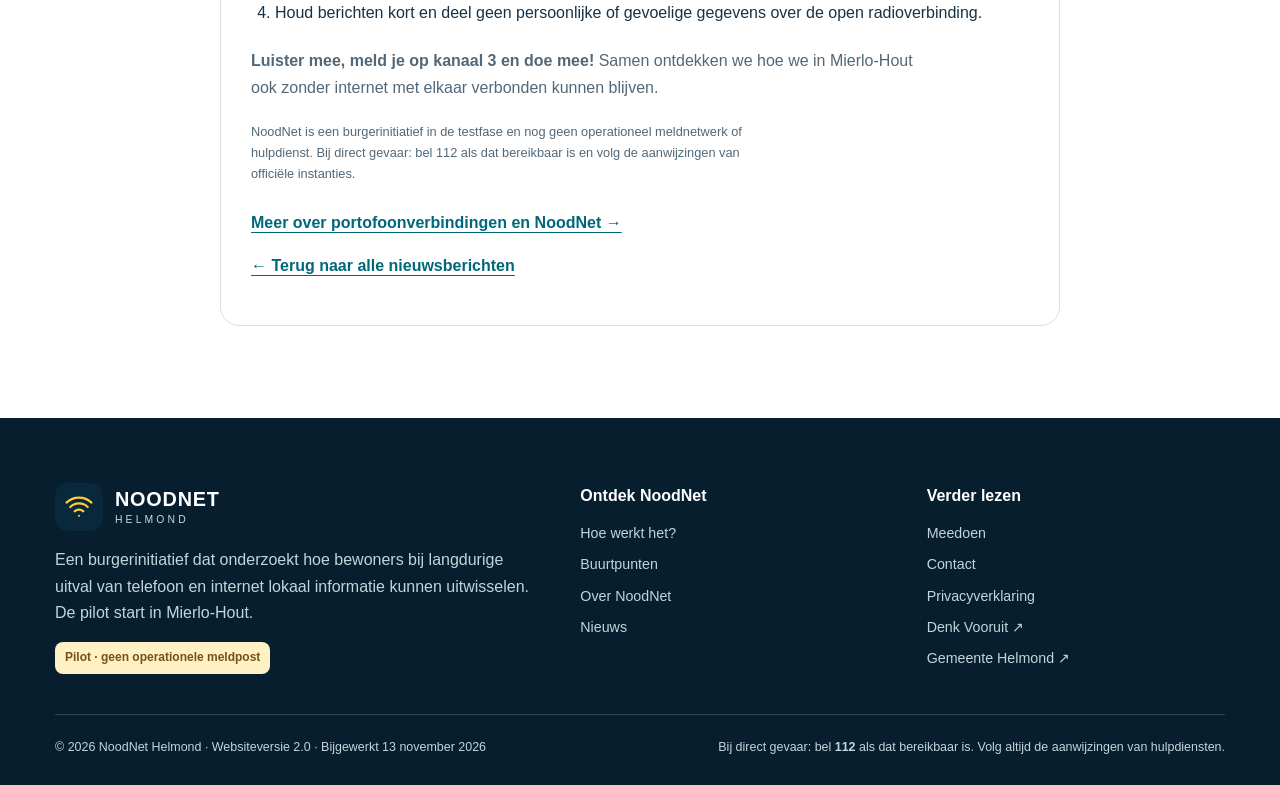
<file: noodnet-mierlo-hout-test-16-november-2026.html>
<!doctype html>
 <html lang="nl">
 <head>
 <meta charset="utf-8">
 <meta name="viewport" content="width=device-width, initial-scale=1">
 <title>Test NoodNet Mierlo-Hout op 16 november om 21.00 uur | NoodNet Helmond</title>
 <meta name="description" content="PMR446-test NoodNet Mierlo-Hout op maandag 16 november 2026 om 21.00 uur. Luister mee, meld je via kanaal 3 en doe mee.">
 <meta name="theme-color" content="#09283b">
 <meta name="robots" content="index,follow,max-image-preview:large">
 <link rel="canonical" href="https://www.noodnethelmond.nl/noodnet-mierlo-hout-test-16-november-2026.html">
 <link rel="icon" type="image/svg+xml" href="favicon.svg">
 <link rel="stylesheet" href="styles.css">
 <meta property="og:type" content="website"><meta property="og:locale" content="nl_NL"><meta property="og:site_name" content="NoodNet Helmond">
 <meta property="og:title" content="Maandag 16 november: test NoodNet Mierlo-Hout mee">
 <meta property="og:description" content="Maandag 16 november om 21.00 uur testen we NoodNet Mierlo-Hout. Stem je PMR446-portofoon af op kanaal 3 en doe mee."><meta property="og:url" content="https://www.noodnethelmond.nl/noodnet-mierlo-hout-test-16-november-2026.html">
 </head>
 <body>
 <a class="skip-link" href="#main">Direct naar inhoud</a>
 <div class="utility-banner"><div class="container"><span class="pulse" aria-hidden="true"></span><span><strong>Pilot in ontwikkeling:</strong> NoodNet Mierlo-Hout is nog geen operationeel meldnetwerk of hulpdienst.</span></div></div>
 <header class="site-header"><div class="container header-inner"><a class="brand" href="index.html" aria-label="NoodNet Helmond – naar de startpagina"><span class="brand-mark"><svg width="30" height="30" viewBox="0 0 24 24" fill="none" stroke="currentColor" stroke-width="1.7" stroke-linecap="round" stroke-linejoin="round" aria-hidden="true"><path d="M12 19h.01M8.5 15.5a5 5 0 0 1 7 0M5 12a10 10 0 0 1 14 0M2 8.5a14.5 14.5 0 0 1 20 0"/></svg></span><span class="brand-name"><b>NOODNET</b><small>Helmond</small></span></a><button class="menu-button" type="button" data-menu-toggle aria-controls="site-navigation" aria-expanded="false" aria-label="Menu openen"><svg viewBox="0 0 24 24" fill="none" stroke="currentColor" stroke-width="2" stroke-linecap="round" aria-hidden="true"><path d="M4 7h16M4 12h16M4 17h16"/></svg></button><nav class="nav" id="site-navigation" aria-label="Hoofdnavigatie"><a href="index.html"  class="">Home</a><a href="hoe-werkt-het.html"  class="">Hoe werkt het?</a><a href="buurtpunten.html"  class="">Buurtpunten</a><a href="over-noodnet.html"  class="">Over NoodNet</a><a href="nieuws.html" aria-current="page" class="">Nieuws</a><a href="meedoen.html"  class="nav-action">Meedoen</a></nav></div></header>
 <main id="main">
<section class="page-hero"><div class="container"><div class="breadcrumb"><a href="index.html">Home</a> / <a href="nieuws.html">Nieuws</a> / Test 16 november</div><span class="eyebrow"><span class="mini-dot"></span>Meedoen · NoodNet Mierlo-Hout</span><h1>Maandag 16 november om 21.00 uur: test NoodNet Mierlo-Hout mee</h1><p>Aanstaande maandag 16 november om 21.00 uur testen we NoodNet Mierlo-Hout opnieuw. Heb je een PMR446-portofoon? Stem af op kanaal 3, luister mee en meld je via de portofoon. Doe mee!</p><div class="tag-row"><span class="tag">Maandag 16 november 2026</span><span class="tag">21.00 uur</span><span class="tag">PMR446 · kanaal 3</span></div></div></section>
<section class="section"><div class="container"><article class="card" style="max-width:840px;margin:0 auto">
<h2>Zet ’m op 3 en doe mee!</h2>
<p>Op <strong>maandag 16 november 2026 om 21.00 uur</strong> houden we opnieuw een gezamenlijke radiotest van <strong>NoodNet Mierlo-Hout</strong>. We nodigen inwoners van Mierlo-Hout en omgeving uit om mee te luisteren en verbinding te maken.</p>
<p>Heb je een vergunningvrije PMR446-portofoon, bijvoorbeeld een Midland of een ander geschikt toestel? Zet deze dan om 21.00 uur op <strong>PMR446-kanaal 3</strong>. Luister of je andere deelnemers hoort en meld je via de portofoon, zodat we kunnen testen hoe goed de verbindingen werken. Je hoeft je niet vooraf via de website aan te melden om mee te luisteren.</p>
<h2 style="margin-top:28px">Waarom testen we?</h2>
<p>Bij langdurige uitval van elektriciteit, telefonie of internet kan lokaal contact tussen buurtbewoners van grote betekenis zijn. NoodNet Helmond onderzoekt hoe inwoners met eenvoudige portofoons contact kunnen houden zonder gebruik te maken van het mobiele netwerk.</p>
<p>Door regelmatig te oefenen krijgen we meer inzicht in de bereikbaarheid en verstaanbaarheid van portofoonverbindingen in Mierlo-Hout. Bereik is niet overal gegarandeerd: ook als je niets hoort, kan dat een nuttige ervaring zijn voor een volgende test.</p>
<h2 style="margin-top:28px">Zo doe je mee</h2>
<ol style="padding-left:24px;margin:12px 0 22px"><li>Zorg dat je PMR446-portofoon is opgeladen.</li><li>Stem maandag 16 november kort voor 21.00 uur af op <strong>kanaal 3</strong>.</li><li>Luister mee en laat via de portofoon kort weten dat je meedoet.</li><li>Houd berichten kort en deel geen persoonlijke of gevoelige gegevens over de open radioverbinding.</li></ol>
<p><strong>Luister mee, meld je op kanaal 3 en doe mee!</strong> Samen ontdekken we hoe we in Mierlo-Hout ook zonder internet met elkaar verbonden kunnen blijven.</p>
<p class="small-print" style="margin-top:20px">NoodNet is een burgerinitiatief in de testfase en nog geen operationeel meldnetwerk of hulpdienst. Bij direct gevaar: bel 112 als dat bereikbaar is en volg de aanwijzingen van officiële instanties.</p>
<p style="margin-top:26px"><a class="text-link" href="hoe-werkt-het.html">Meer over portofoonverbindingen en NoodNet →</a></p>
<p style="margin-top:14px"><a class="text-link" href="nieuws.html">← Terug naar alle nieuwsberichten</a></p>
</article></div></section>
</main>
 <footer class="site-footer"><div class="container"><div class="footer-grid"><div><a class="brand" href="index.html" aria-label="NoodNet Helmond – naar de startpagina"><span class="brand-mark"><svg width="30" height="30" viewBox="0 0 24 24" fill="none" stroke="currentColor" stroke-width="1.7" stroke-linecap="round" stroke-linejoin="round" aria-hidden="true"><path d="M12 19h.01M8.5 15.5a5 5 0 0 1 7 0M5 12a10 10 0 0 1 14 0M2 8.5a14.5 14.5 0 0 1 20 0"/></svg></span><span class="brand-name"><b>NOODNET</b><small>Helmond</small></span></a><p class="footer-about">Een burgerinitiatief dat onderzoekt hoe bewoners bij langdurige uitval van telefoon en internet lokaal informatie kunnen uitwisselen. De pilot start in Mierlo-Hout.</p><span class="pill">Pilot · geen operationele meldpost</span></div><div><div class="footer-title">Ontdek NoodNet</div><nav class="footer-nav" aria-label="Onderwerpen"><a href="hoe-werkt-het.html">Hoe werkt het?</a><a href="buurtpunten.html">Buurtpunten</a><a href="over-noodnet.html">Over NoodNet</a><a href="nieuws.html">Nieuws</a></nav></div><div><div class="footer-title">Verder lezen</div><nav class="footer-nav" aria-label="Meer informatie"><a href="meedoen.html">Meedoen</a><a href="meedoen.html#contact">Contact</a><a href="privacyverklaring.html">Privacyverklaring</a><a href="https://www.denkvooruit.nl/informatieboekje" target="_blank" rel="noopener noreferrer">Denk Vooruit ↗</a><a href="https://www.helmond.nl/" target="_blank" rel="noopener noreferrer">Gemeente Helmond ↗</a></nav></div></div><div class="footer-bottom"><span>© 2026 NoodNet Helmond · Websiteversie 2.0 · Bijgewerkt 13 november 2026</span><span>Bij direct gevaar: bel <strong>112</strong> als dat bereikbaar is. Volg altijd de aanwijzingen van hulpdiensten.</span></div></div></footer>
 <script defer src="script.js"></script>
 </body></html>
</file>
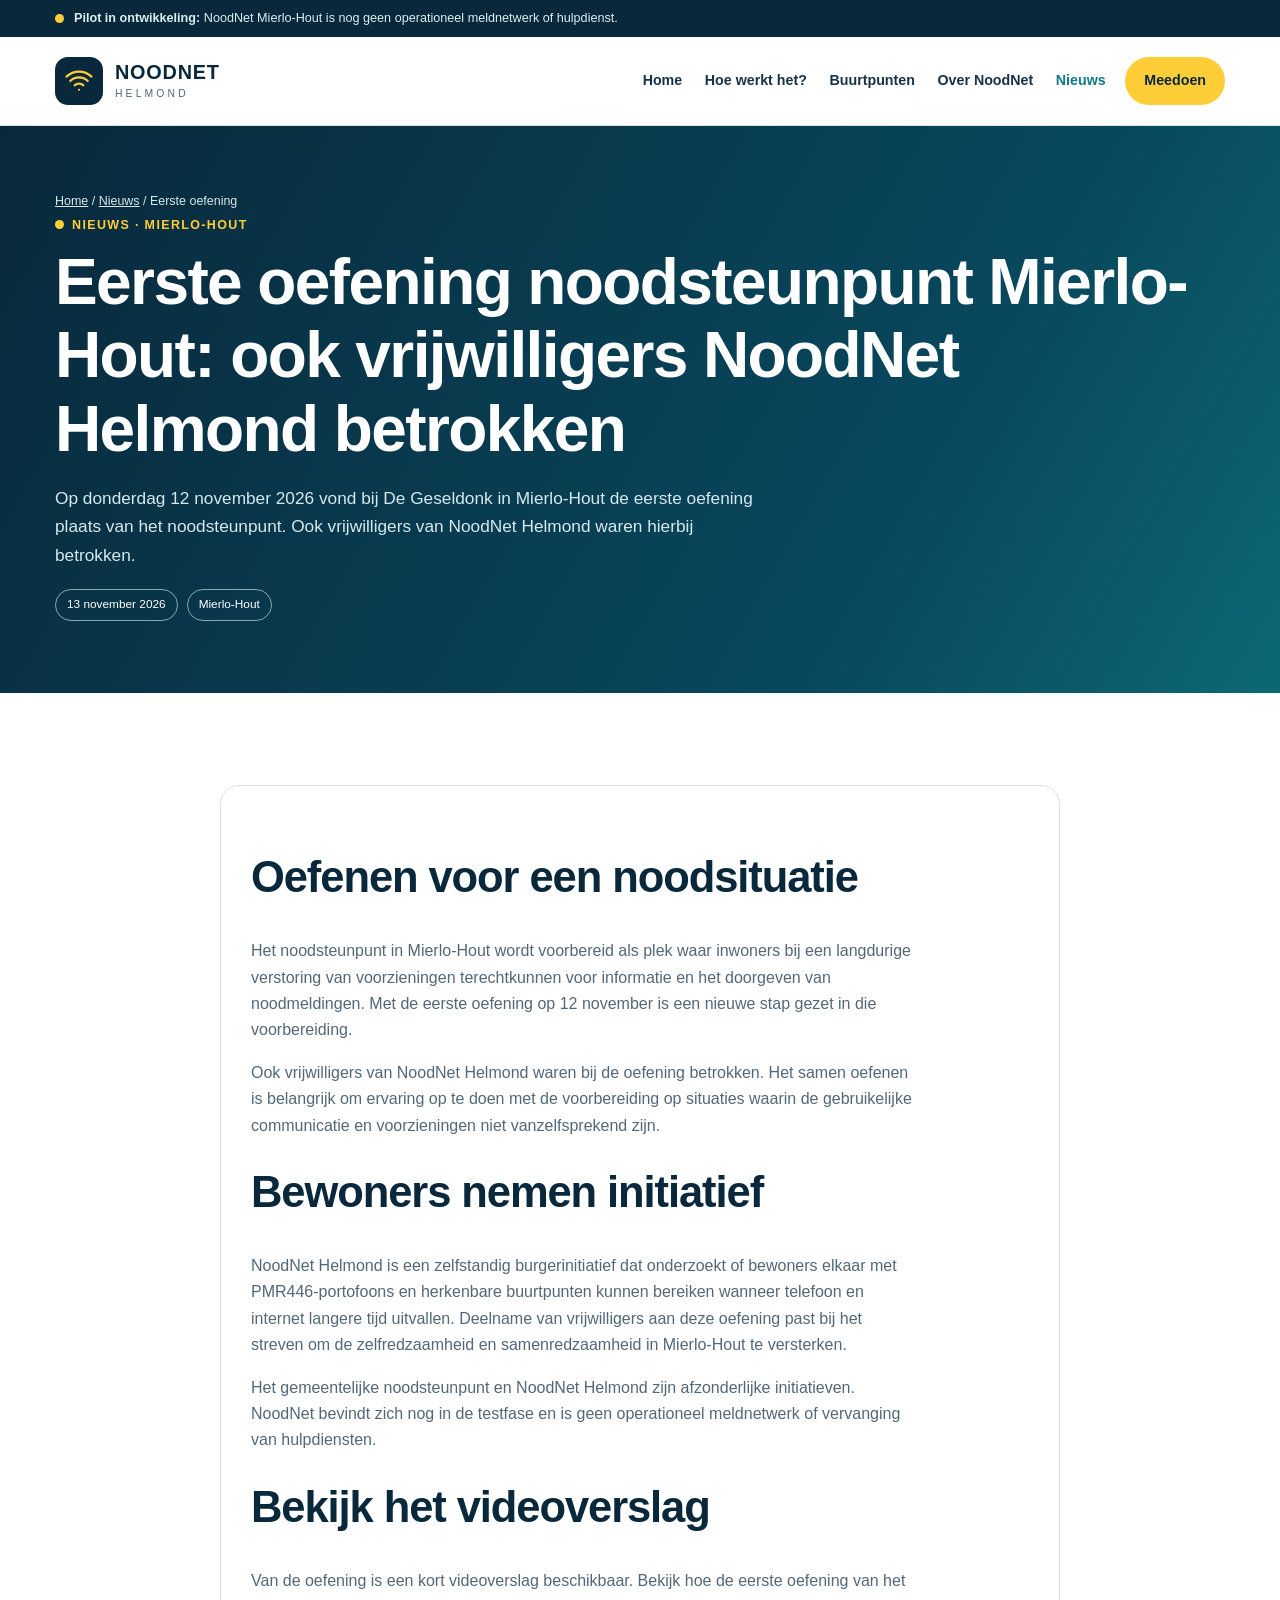
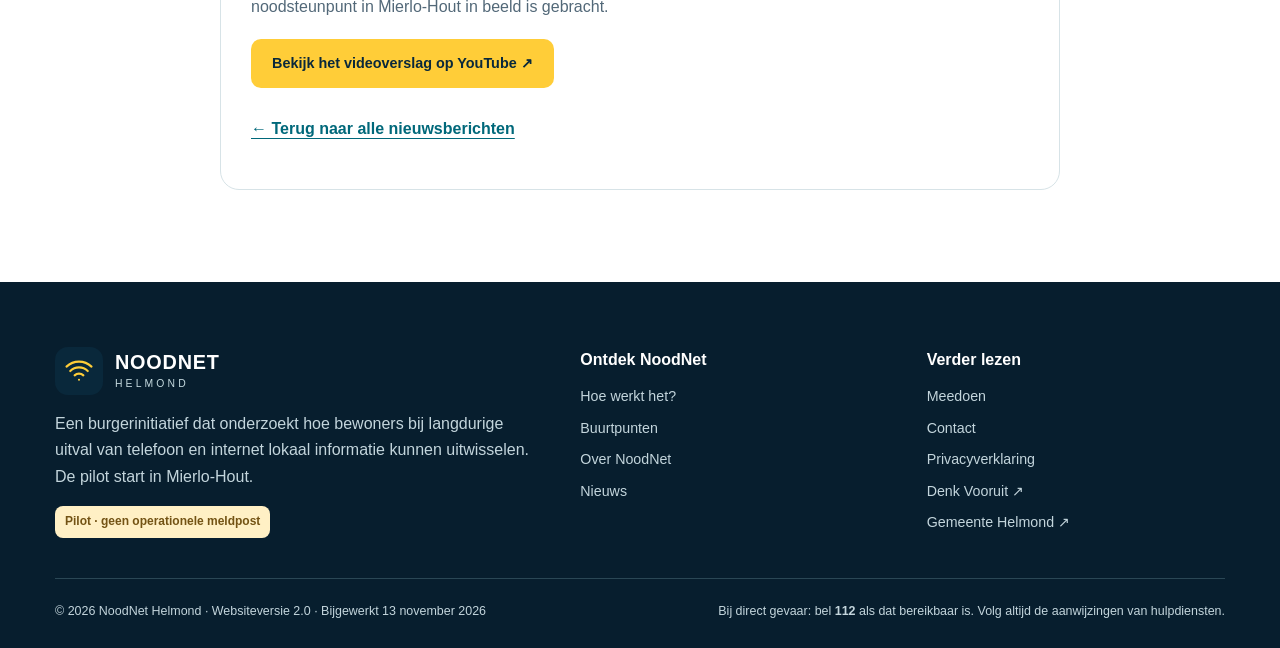
<file: oefening-noodsteunpunt-mierlo-hout-12-november-2026.html>
<!doctype html>
 <html lang="nl">
 <head>
 <meta charset="utf-8">
 <meta name="viewport" content="width=device-width, initial-scale=1">
 <title>Eerste oefening noodsteunpunt Mierlo-Hout | NoodNet Helmond</title>
 <meta name="description" content="Op 12 november 2026 werd in Mierlo-Hout de eerste oefening van het noodsteunpunt gehouden, met betrokkenheid van vrijwilligers van NoodNet Helmond. Bekijk de video.">
 <meta name="theme-color" content="#09283b">
 <meta name="robots" content="index,follow,max-image-preview:large">
 <link rel="canonical" href="https://www.noodnethelmond.nl/oefening-noodsteunpunt-mierlo-hout-12-november-2026.html">
 <link rel="icon" type="image/svg+xml" href="favicon.svg">
 <link rel="stylesheet" href="styles.css">
 <meta property="og:type" content="website"><meta property="og:locale" content="nl_NL"><meta property="og:site_name" content="NoodNet Helmond">
 <meta property="og:title" content="Eerste oefening noodsteunpunt Mierlo-Hout | NoodNet Helmond">
 <meta property="og:description" content="Op 12 november vond de eerste oefening van het noodsteunpunt in Mierlo-Hout plaats, met vrijwilligers van NoodNet Helmond. Bekijk de video."><meta property="og:url" content="https://www.noodnethelmond.nl/oefening-noodsteunpunt-mierlo-hout-12-november-2026.html">
 </head>
 <body>
 <a class="skip-link" href="#main">Direct naar inhoud</a>
 <div class="utility-banner"><div class="container"><span class="pulse" aria-hidden="true"></span><span><strong>Pilot in ontwikkeling:</strong> NoodNet Mierlo-Hout is nog geen operationeel meldnetwerk of hulpdienst.</span></div></div>
 <header class="site-header"><div class="container header-inner"><a class="brand" href="index.html" aria-label="NoodNet Helmond – naar de startpagina"><span class="brand-mark"><svg width="30" height="30" viewBox="0 0 24 24" fill="none" stroke="currentColor" stroke-width="1.7" stroke-linecap="round" stroke-linejoin="round" aria-hidden="true"><path d="M12 19h.01M8.5 15.5a5 5 0 0 1 7 0M5 12a10 10 0 0 1 14 0M2 8.5a14.5 14.5 0 0 1 20 0"/></svg></span><span class="brand-name"><b>NOODNET</b><small>Helmond</small></span></a><button class="menu-button" type="button" data-menu-toggle aria-controls="site-navigation" aria-expanded="false" aria-label="Menu openen"><svg viewBox="0 0 24 24" fill="none" stroke="currentColor" stroke-width="2" stroke-linecap="round" aria-hidden="true"><path d="M4 7h16M4 12h16M4 17h16"/></svg></button><nav class="nav" id="site-navigation" aria-label="Hoofdnavigatie"><a href="index.html"  class="">Home</a><a href="hoe-werkt-het.html"  class="">Hoe werkt het?</a><a href="buurtpunten.html"  class="">Buurtpunten</a><a href="over-noodnet.html"  class="">Over NoodNet</a><a href="nieuws.html" aria-current="page" class="">Nieuws</a><a href="meedoen.html"  class="nav-action">Meedoen</a></nav></div></header>
 <main id="main">
<section class="page-hero"><div class="container"><div class="breadcrumb"><a href="index.html">Home</a> / <a href="nieuws.html">Nieuws</a> / Eerste oefening</div><span class="eyebrow"><span class="mini-dot"></span>Nieuws · Mierlo-Hout</span><h1>Eerste oefening noodsteunpunt Mierlo-Hout: ook vrijwilligers NoodNet Helmond betrokken</h1><p>Op donderdag 12 november 2026 vond bij De Geseldonk in Mierlo-Hout de eerste oefening plaats van het noodsteunpunt. Ook vrijwilligers van NoodNet Helmond waren hierbij betrokken.</p><div class="tag-row"><span class="tag">13 november 2026</span><span class="tag">Mierlo-Hout</span></div></div></section>
<section class="section"><div class="container"><article class="card" style="max-width:840px;margin:0 auto">
<h2>Oefenen voor een noodsituatie</h2>
<p>Het noodsteunpunt in Mierlo-Hout wordt voorbereid als plek waar inwoners bij een langdurige verstoring van voorzieningen terechtkunnen voor informatie en het doorgeven van noodmeldingen. Met de eerste oefening op 12 november is een nieuwe stap gezet in die voorbereiding.</p>
<p>Ook vrijwilligers van NoodNet Helmond waren bij de oefening betrokken. Het samen oefenen is belangrijk om ervaring op te doen met de voorbereiding op situaties waarin de gebruikelijke communicatie en voorzieningen niet vanzelfsprekend zijn.</p>
<h2 style="margin-top:28px">Bewoners nemen initiatief</h2>
<p>NoodNet Helmond is een zelfstandig burgerinitiatief dat onderzoekt of bewoners elkaar met PMR446-portofoons en herkenbare buurtpunten kunnen bereiken wanneer telefoon en internet langere tijd uitvallen. Deelname van vrijwilligers aan deze oefening past bij het streven om de zelfredzaamheid en samenredzaamheid in Mierlo-Hout te versterken.</p>
<p>Het gemeentelijke noodsteunpunt en NoodNet Helmond zijn afzonderlijke initiatieven. NoodNet bevindt zich nog in de testfase en is geen operationeel meldnetwerk of vervanging van hulpdiensten.</p>
<h2 style="margin-top:28px">Bekijk het videoverslag</h2>
<p>Van de oefening is een kort videoverslag beschikbaar. Bekijk hoe de eerste oefening van het noodsteunpunt in Mierlo-Hout in beeld is gebracht.</p>
<p style="margin-top:18px"><a class="btn btn-yellow" href="https://www.youtube.com/shorts/yf7cwbP3OMI" target="_blank" rel="noopener noreferrer">Bekijk het videoverslag op YouTube ↗</a></p>
<p style="margin-top:28px"><a class="text-link" href="nieuws.html">← Terug naar alle nieuwsberichten</a></p>
</article></div></section>
</main>
 <footer class="site-footer"><div class="container"><div class="footer-grid"><div><a class="brand" href="index.html" aria-label="NoodNet Helmond – naar de startpagina"><span class="brand-mark"><svg width="30" height="30" viewBox="0 0 24 24" fill="none" stroke="currentColor" stroke-width="1.7" stroke-linecap="round" stroke-linejoin="round" aria-hidden="true"><path d="M12 19h.01M8.5 15.5a5 5 0 0 1 7 0M5 12a10 10 0 0 1 14 0M2 8.5a14.5 14.5 0 0 1 20 0"/></svg></span><span class="brand-name"><b>NOODNET</b><small>Helmond</small></span></a><p class="footer-about">Een burgerinitiatief dat onderzoekt hoe bewoners bij langdurige uitval van telefoon en internet lokaal informatie kunnen uitwisselen. De pilot start in Mierlo-Hout.</p><span class="pill">Pilot · geen operationele meldpost</span></div><div><div class="footer-title">Ontdek NoodNet</div><nav class="footer-nav" aria-label="Onderwerpen"><a href="hoe-werkt-het.html">Hoe werkt het?</a><a href="buurtpunten.html">Buurtpunten</a><a href="over-noodnet.html">Over NoodNet</a><a href="nieuws.html">Nieuws</a></nav></div><div><div class="footer-title">Verder lezen</div><nav class="footer-nav" aria-label="Meer informatie"><a href="meedoen.html">Meedoen</a><a href="meedoen.html#contact">Contact</a><a href="privacyverklaring.html">Privacyverklaring</a><a href="https://www.denkvooruit.nl/informatieboekje" target="_blank" rel="noopener noreferrer">Denk Vooruit ↗</a><a href="https://www.helmond.nl/" target="_blank" rel="noopener noreferrer">Gemeente Helmond ↗</a></nav></div></div><div class="footer-bottom"><span>© 2026 NoodNet Helmond · Websiteversie 2.0 · Bijgewerkt 13 november 2026</span><span>Bij direct gevaar: bel <strong>112</strong> als dat bereikbaar is. Volg altijd de aanwijzingen van hulpdiensten.</span></div></div></footer>
 <script defer src="script.js"></script>
 </body></html>
</file>
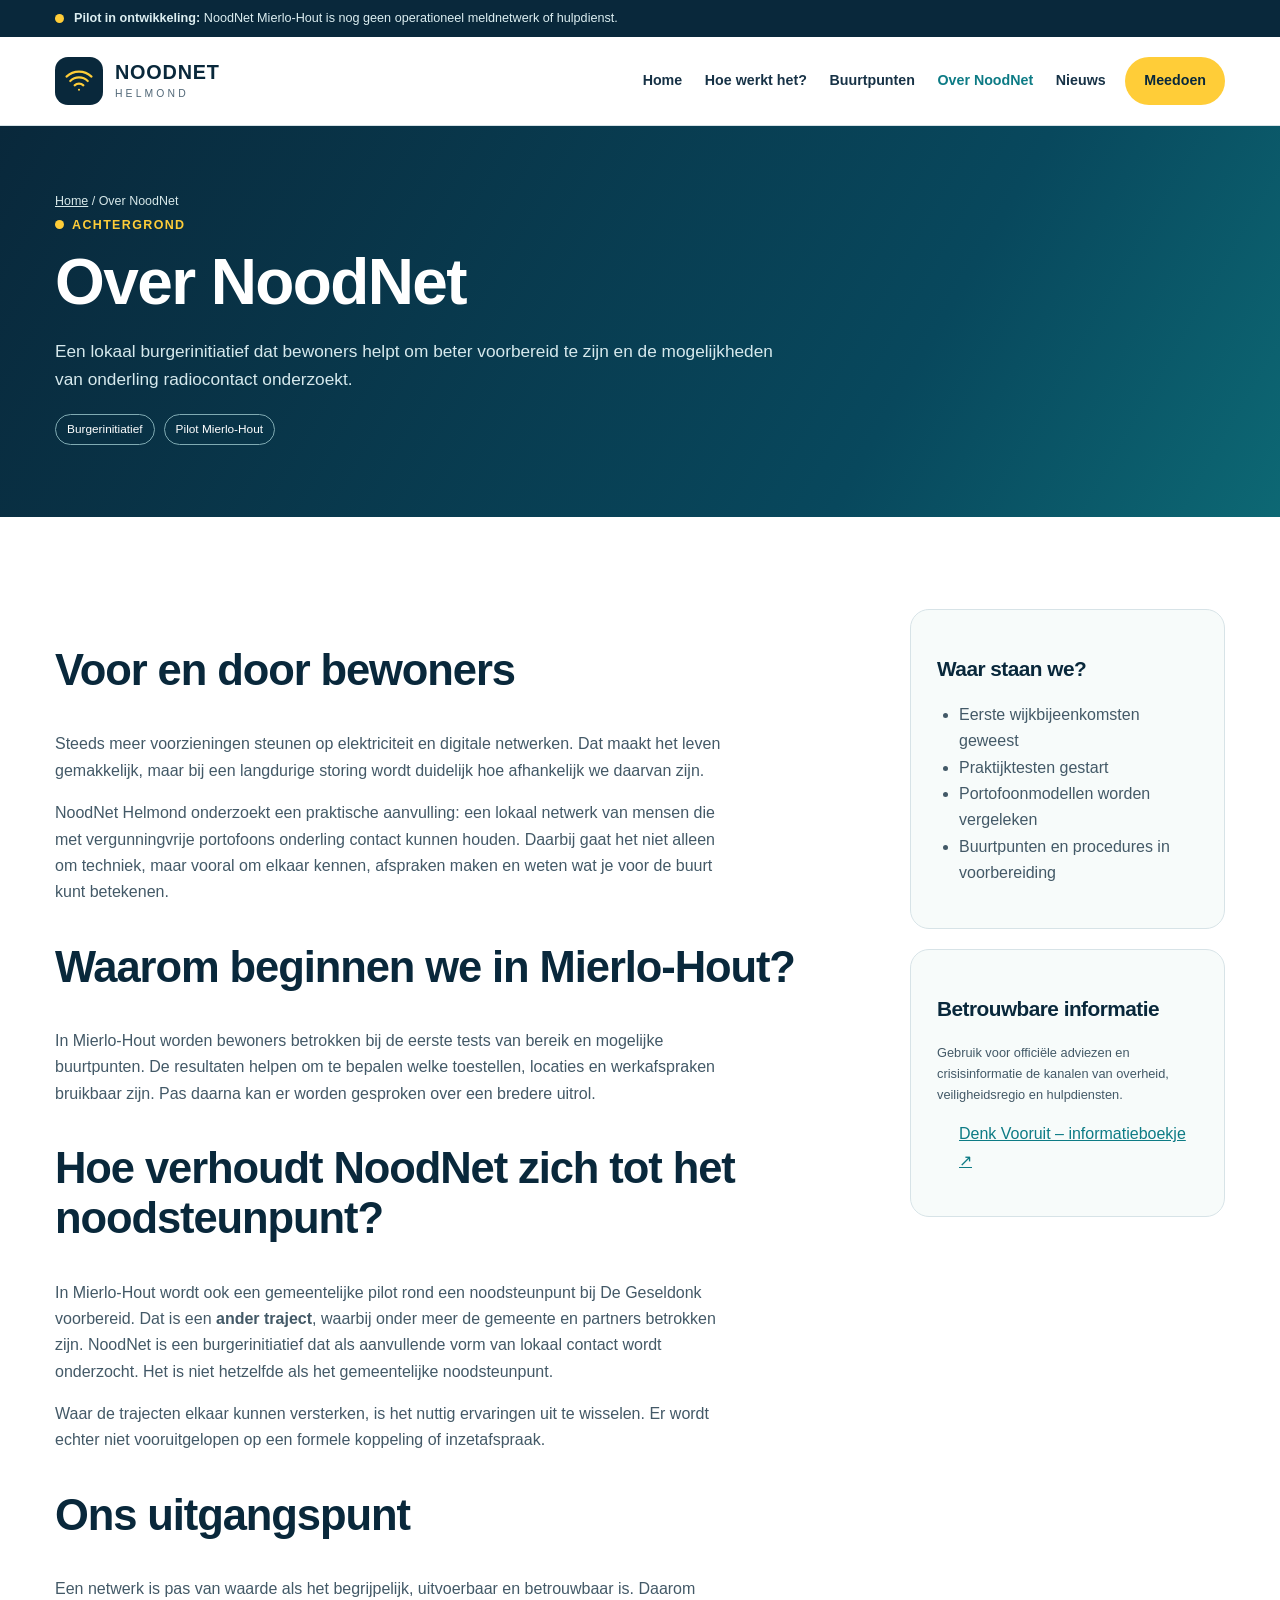
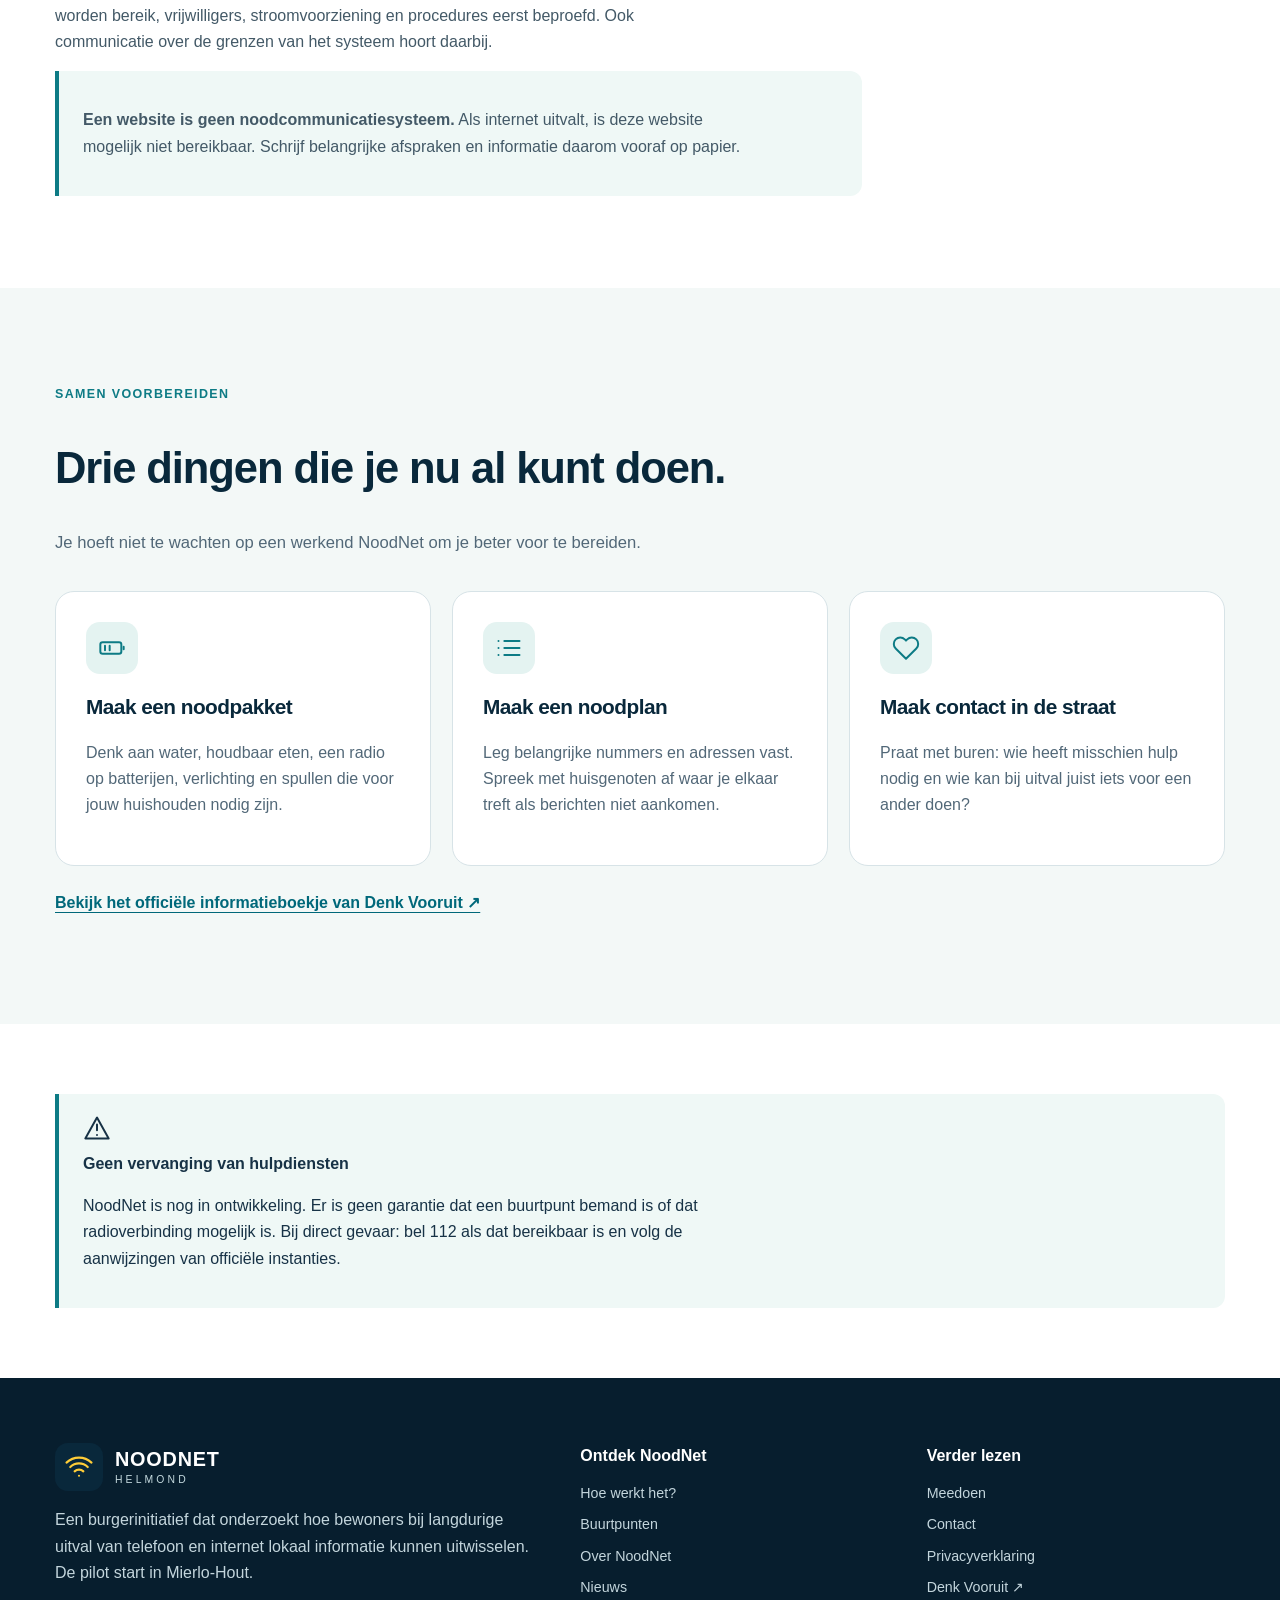
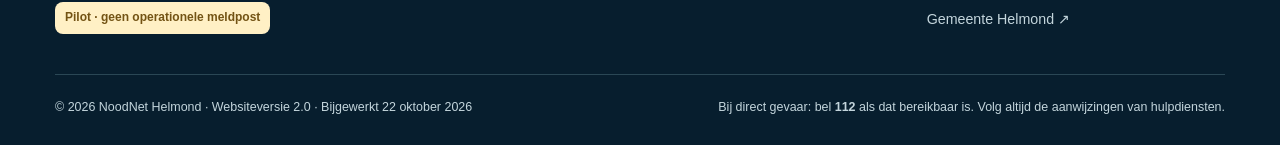
<file: over-noodnet.html>
<!doctype html>
 <html lang="nl">
 <head>
 <meta charset="utf-8">
 <meta name="viewport" content="width=device-width, initial-scale=1">
 <title>Over NoodNet | NoodNet Helmond</title>
 <meta name="description" content="Lees over het burgerinitiatief NoodNet Helmond, de pilot Mierlo-Hout en het onderscheid met het gemeentelijke noodsteunpunt.">
 <meta name="theme-color" content="#09283b">
 <meta name="robots" content="index,follow,max-image-preview:large">
 <link rel="canonical" href="https://www.noodnethelmond.nl/over-noodnet.html">
 <link rel="icon" type="image/svg+xml" href="favicon.svg">
 <link rel="stylesheet" href="styles.css">
 <meta property="og:type" content="website"><meta property="og:locale" content="nl_NL"><meta property="og:site_name" content="NoodNet Helmond">
 <meta property="og:title" content="Over NoodNet | NoodNet Helmond">
 <meta property="og:description" content="Lees over het burgerinitiatief NoodNet Helmond, de pilot Mierlo-Hout en het onderscheid met het gemeentelijke noodsteunpunt."><meta property="og:url" content="https://www.noodnethelmond.nl/over-noodnet.html">
 </head>
 <body>
 <a class="skip-link" href="#main">Direct naar inhoud</a>
 <div class="utility-banner"><div class="container"><span class="pulse" aria-hidden="true"></span><span><strong>Pilot in ontwikkeling:</strong> NoodNet Mierlo-Hout is nog geen operationeel meldnetwerk of hulpdienst.</span></div></div>
 <header class="site-header"><div class="container header-inner"><a class="brand" href="index.html" aria-label="NoodNet Helmond – naar de startpagina"><span class="brand-mark"><svg width="30" height="30" viewBox="0 0 24 24" fill="none" stroke="currentColor" stroke-width="1.7" stroke-linecap="round" stroke-linejoin="round" aria-hidden="true"><path d="M12 19h.01M8.5 15.5a5 5 0 0 1 7 0M5 12a10 10 0 0 1 14 0M2 8.5a14.5 14.5 0 0 1 20 0"/></svg></span><span class="brand-name"><b>NOODNET</b><small>Helmond</small></span></a><button class="menu-button" type="button" data-menu-toggle aria-controls="site-navigation" aria-expanded="false" aria-label="Menu openen"><svg viewBox="0 0 24 24" fill="none" stroke="currentColor" stroke-width="2" stroke-linecap="round" aria-hidden="true"><path d="M4 7h16M4 12h16M4 17h16"/></svg></button><nav class="nav" id="site-navigation" aria-label="Hoofdnavigatie"><a href="index.html"  class="">Home</a><a href="hoe-werkt-het.html"  class="">Hoe werkt het?</a><a href="buurtpunten.html"  class="">Buurtpunten</a><a href="over-noodnet.html" aria-current="page" class="">Over NoodNet</a><a href="nieuws.html"  class="">Nieuws</a><a href="meedoen.html"  class="nav-action">Meedoen</a></nav></div></header>
 <main id="main"><section class="page-hero"><div class="container"><div class="breadcrumb"><a href="index.html">Home</a> / Over NoodNet</div><span class="eyebrow"><span class="mini-dot"></span>Achtergrond</span><h1>Over NoodNet</h1><p>Een lokaal burgerinitiatief dat bewoners helpt om beter voorbereid te zijn en de mogelijkheden van onderling radiocontact onderzoekt.</p><div class="tag-row"><span class="tag">Burgerinitiatief</span><span class="tag">Pilot Mierlo-Hout</span></div></div></section>
<section class="section"><div class="container content-grid"><article><h2>Voor en door bewoners</h2><p>Steeds meer voorzieningen steunen op elektriciteit en digitale netwerken. Dat maakt het leven gemakkelijk, maar bij een langdurige storing wordt duidelijk hoe afhankelijk we daarvan zijn.</p><p>NoodNet Helmond onderzoekt een praktische aanvulling: een lokaal netwerk van mensen die met vergunningvrije portofoons onderling contact kunnen houden. Daarbij gaat het niet alleen om techniek, maar vooral om elkaar kennen, afspraken maken en weten wat je voor de buurt kunt betekenen.</p><h2>Waarom beginnen we in Mierlo-Hout?</h2><p>In Mierlo-Hout worden bewoners betrokken bij de eerste tests van bereik en mogelijke buurtpunten. De resultaten helpen om te bepalen welke toestellen, locaties en werkafspraken bruikbaar zijn. Pas daarna kan er worden gesproken over een bredere uitrol.</p><h2>Hoe verhoudt NoodNet zich tot het noodsteunpunt?</h2><p>In Mierlo-Hout wordt ook een gemeentelijke pilot rond een noodsteunpunt bij De Geseldonk voorbereid. Dat is een <strong>ander traject</strong>, waarbij onder meer de gemeente en partners betrokken zijn. NoodNet is een burgerinitiatief dat als aanvullende vorm van lokaal contact wordt onderzocht. Het is niet hetzelfde als het gemeentelijke noodsteunpunt.</p><p>Waar de trajecten elkaar kunnen versterken, is het nuttig ervaringen uit te wisselen. Er wordt echter niet vooruitgelopen op een formele koppeling of inzetafspraak.</p><h2>Ons uitgangspunt</h2><p>Een netwerk is pas van waarde als het begrijpelijk, uitvoerbaar en betrouwbaar is. Daarom worden bereik, vrijwilligers, stroomvoorziening en procedures eerst beproefd. Ook communicatie over de grenzen van het systeem hoort daarbij.</p><div class="notice"><p><strong>Een website is geen noodcommunicatiesysteem.</strong> Als internet uitvalt, is deze website mogelijk niet bereikbaar. Schrijf belangrijke afspraken en informatie daarom vooraf op papier.</p></div></article><aside class="aside"><div class="aside-panel"><h3>Waar staan we?</h3><ul><li>Eerste wijkbijeenkomsten geweest</li><li>Praktijktesten gestart</li><li>Portofoonmodellen worden vergeleken</li><li>Buurtpunten en procedures in voorbereiding</li></ul></div><div class="aside-panel"><h3>Betrouwbare informatie</h3><p class="small-print">Gebruik voor officiële adviezen en crisisinformatie de kanalen van overheid, veiligheidsregio en hulpdiensten.</p><ul class="reference-list"><li><a href="https://www.denkvooruit.nl/informatieboekje" target="_blank" rel="noopener noreferrer">Denk Vooruit – informatieboekje ↗</a></li></ul></div></aside></div></section>
<section class="section pale"><div class="container"><div class="section-heading"><span class="kicker">Samen voorbereiden</span><h2>Drie dingen die je nu al kunt doen.</h2><p>Je hoeft niet te wachten op een werkend NoodNet om je beter voor te bereiden.</p></div><div class="grid-3"><article class="card"><div class="card-icon"><svg width="28" height="28" viewBox="0 0 24 24" fill="none" stroke="currentColor" stroke-width="1.7" stroke-linecap="round" stroke-linejoin="round" aria-hidden="true"><rect x="2" y="7" width="18" height="10" rx="2"/><path d="M22 11v2M6 10v4m4-4v4"/></svg></div><h3>Maak een noodpakket</h3><p>Denk aan water, houdbaar eten, een radio op batterijen, verlichting en spullen die voor jouw huishouden nodig zijn.</p></article><article class="card"><div class="card-icon"><svg width="28" height="28" viewBox="0 0 24 24" fill="none" stroke="currentColor" stroke-width="1.7" stroke-linecap="round" stroke-linejoin="round" aria-hidden="true"><path d="M8 6h13M8 12h13M8 18h13M3 6h.01M3 12h.01M3 18h.01"/></svg></div><h3>Maak een noodplan</h3><p>Leg belangrijke nummers en adressen vast. Spreek met huisgenoten af waar je elkaar treft als berichten niet aankomen.</p></article><article class="card"><div class="card-icon"><svg width="28" height="28" viewBox="0 0 24 24" fill="none" stroke="currentColor" stroke-width="1.7" stroke-linecap="round" stroke-linejoin="round" aria-hidden="true"><path d="M20.84 4.61a5.5 5.5 0 0 0-7.78 0L12 5.67l-1.06-1.06a5.5 5.5 0 0 0-7.78 7.78L12 21.23l8.84-8.84a5.5 5.5 0 0 0 0-7.78z"/></svg></div><h3>Maak contact in de straat</h3><p>Praat met buren: wie heeft misschien hulp nodig en wie kan bij uitval juist iets voor een ander doen?</p></article></div><p style="margin-top:24px"><a class="text-link" href="https://www.denkvooruit.nl/informatieboekje" target="_blank" rel="noopener noreferrer">Bekijk het officiële informatieboekje van Denk Vooruit ↗</a></p></div></section><section class="section compact"><div class="container"><div class="alert" role="note"><svg width="28" height="28" viewBox="0 0 24 24" fill="none" stroke="currentColor" stroke-width="1.7" stroke-linecap="round" stroke-linejoin="round" aria-hidden="true"><path d="M12 3 2 21h20L12 3z"/><path d="M12 9v5m0 4h.01"/></svg><div><strong>Geen vervanging van hulpdiensten</strong><p>NoodNet is nog in ontwikkeling. Er is geen garantie dat een buurtpunt bemand is of dat radioverbinding mogelijk is. Bij direct gevaar: bel 112 als dat bereikbaar is en volg de aanwijzingen van officiële instanties.</p></div></div></div></section>
</main>
 <footer class="site-footer"><div class="container"><div class="footer-grid"><div><a class="brand" href="index.html" aria-label="NoodNet Helmond – naar de startpagina"><span class="brand-mark"><svg width="30" height="30" viewBox="0 0 24 24" fill="none" stroke="currentColor" stroke-width="1.7" stroke-linecap="round" stroke-linejoin="round" aria-hidden="true"><path d="M12 19h.01M8.5 15.5a5 5 0 0 1 7 0M5 12a10 10 0 0 1 14 0M2 8.5a14.5 14.5 0 0 1 20 0"/></svg></span><span class="brand-name"><b>NOODNET</b><small>Helmond</small></span></a><p class="footer-about">Een burgerinitiatief dat onderzoekt hoe bewoners bij langdurige uitval van telefoon en internet lokaal informatie kunnen uitwisselen. De pilot start in Mierlo-Hout.</p><span class="pill">Pilot · geen operationele meldpost</span></div><div><div class="footer-title">Ontdek NoodNet</div><nav class="footer-nav" aria-label="Onderwerpen"><a href="hoe-werkt-het.html">Hoe werkt het?</a><a href="buurtpunten.html">Buurtpunten</a><a href="over-noodnet.html">Over NoodNet</a><a href="nieuws.html">Nieuws</a></nav></div><div><div class="footer-title">Verder lezen</div><nav class="footer-nav" aria-label="Meer informatie"><a href="meedoen.html">Meedoen</a><a href="meedoen.html#contact">Contact</a><a href="privacyverklaring.html">Privacyverklaring</a><a href="https://www.denkvooruit.nl/informatieboekje" target="_blank" rel="noopener noreferrer">Denk Vooruit ↗</a><a href="https://www.helmond.nl/" target="_blank" rel="noopener noreferrer">Gemeente Helmond ↗</a></nav></div></div><div class="footer-bottom"><span>© 2026 NoodNet Helmond · Websiteversie 2.0 · Bijgewerkt 22 oktober 2026</span><span>Bij direct gevaar: bel <strong>112</strong> als dat bereikbaar is. Volg altijd de aanwijzingen van hulpdiensten.</span></div></div></footer>
 <script defer src="script.js"></script>
 </body></html>
</file>
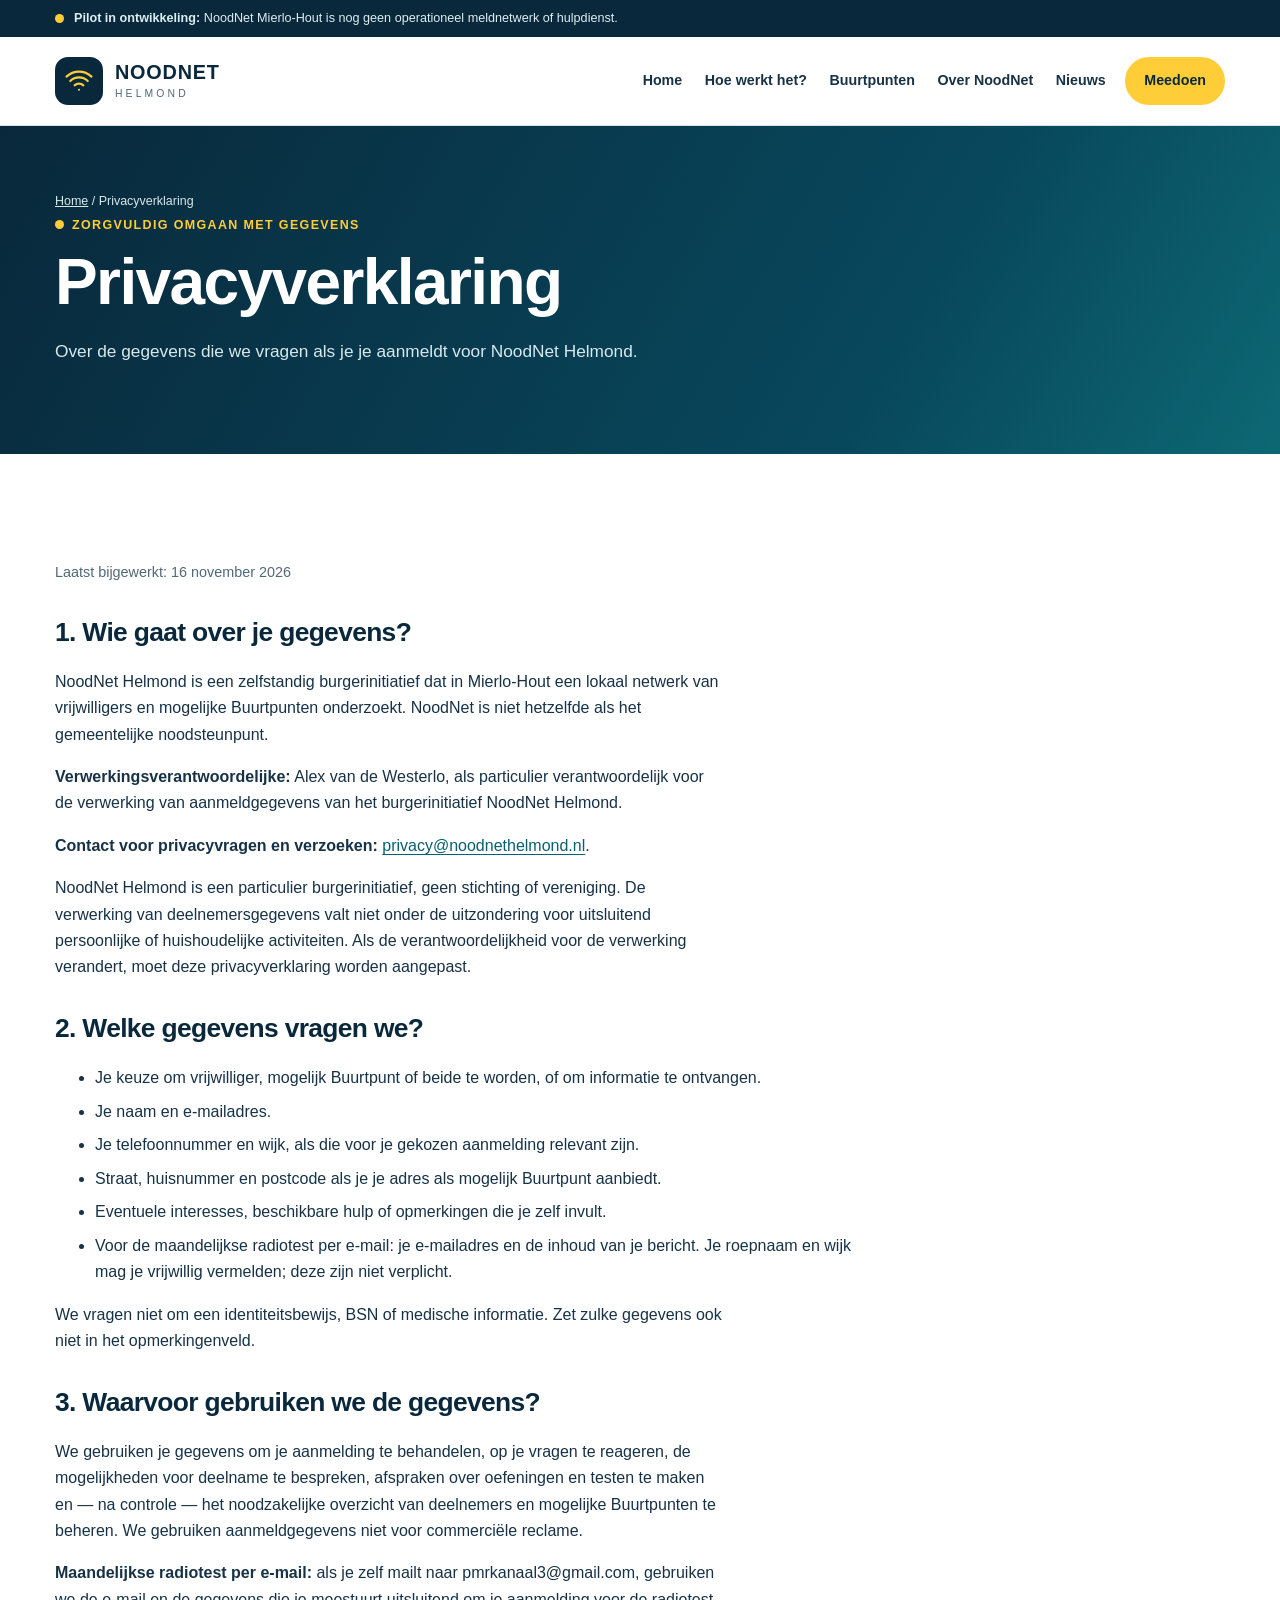
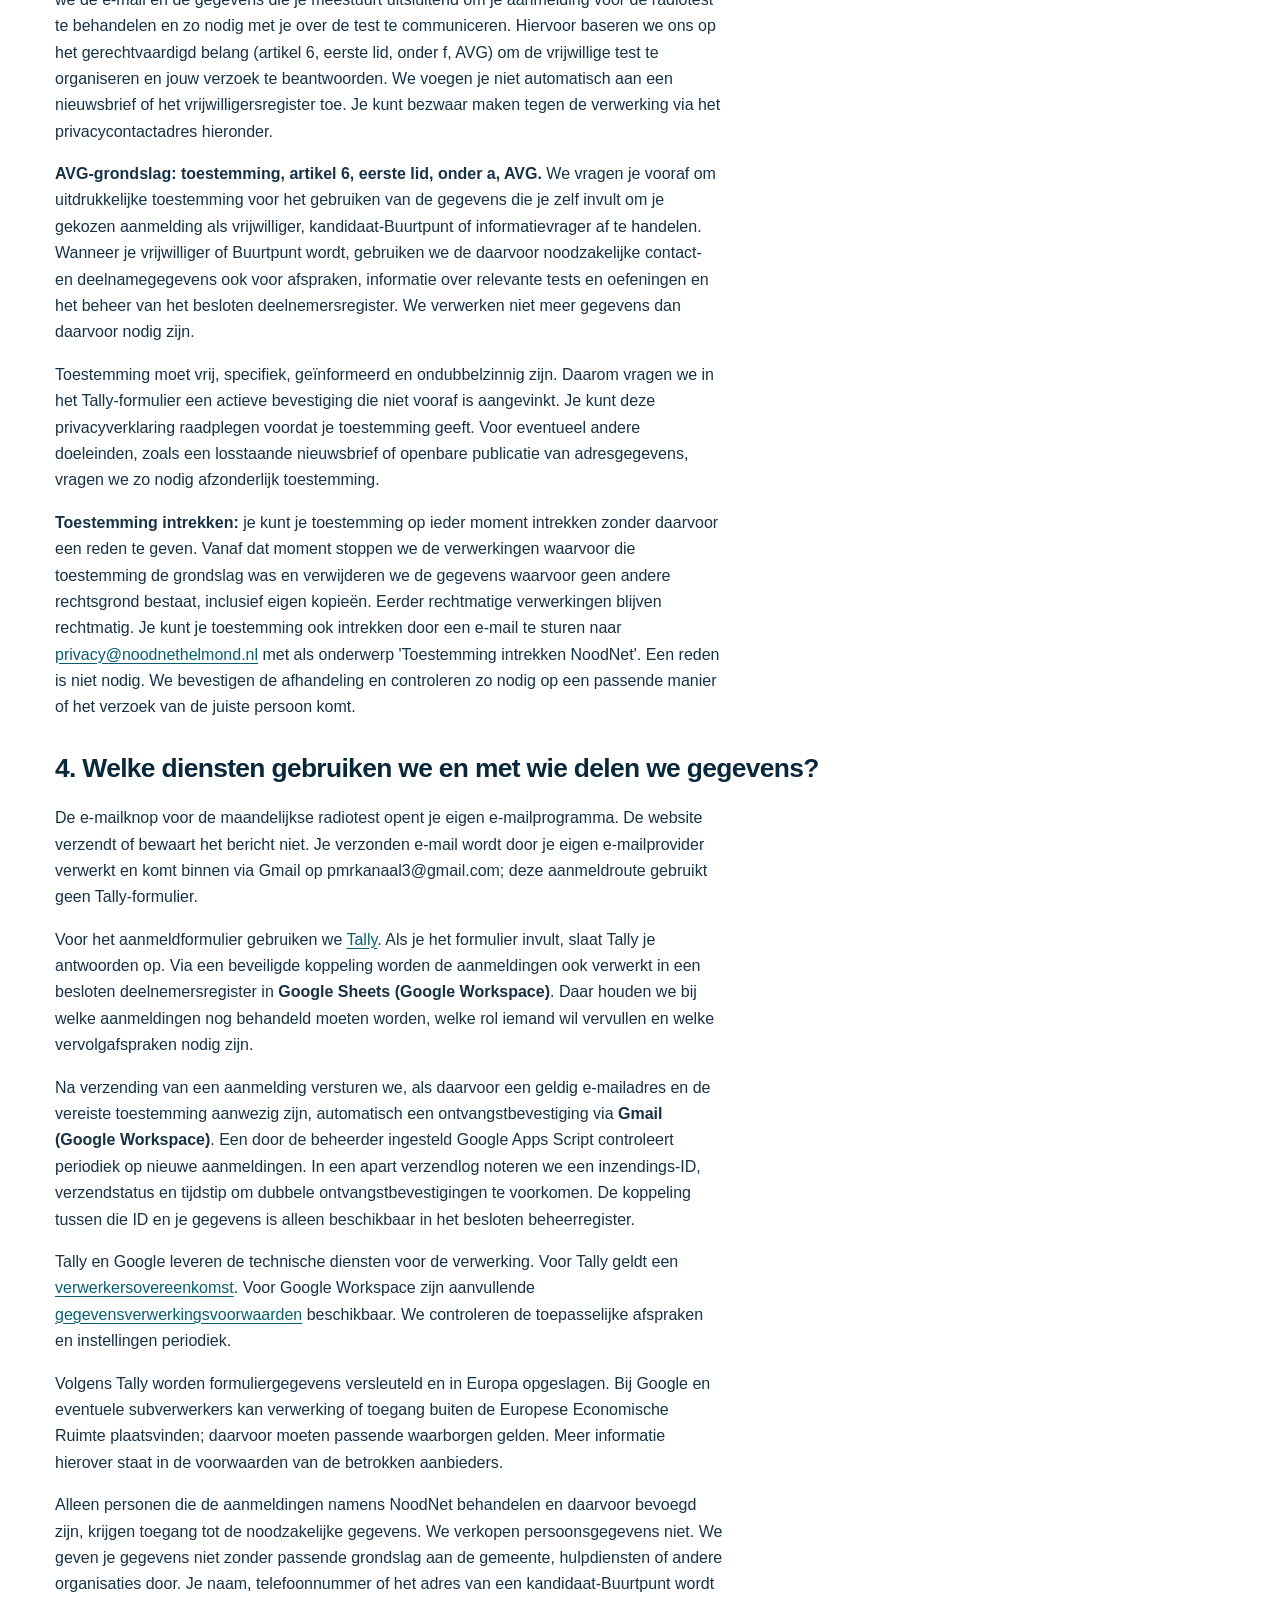
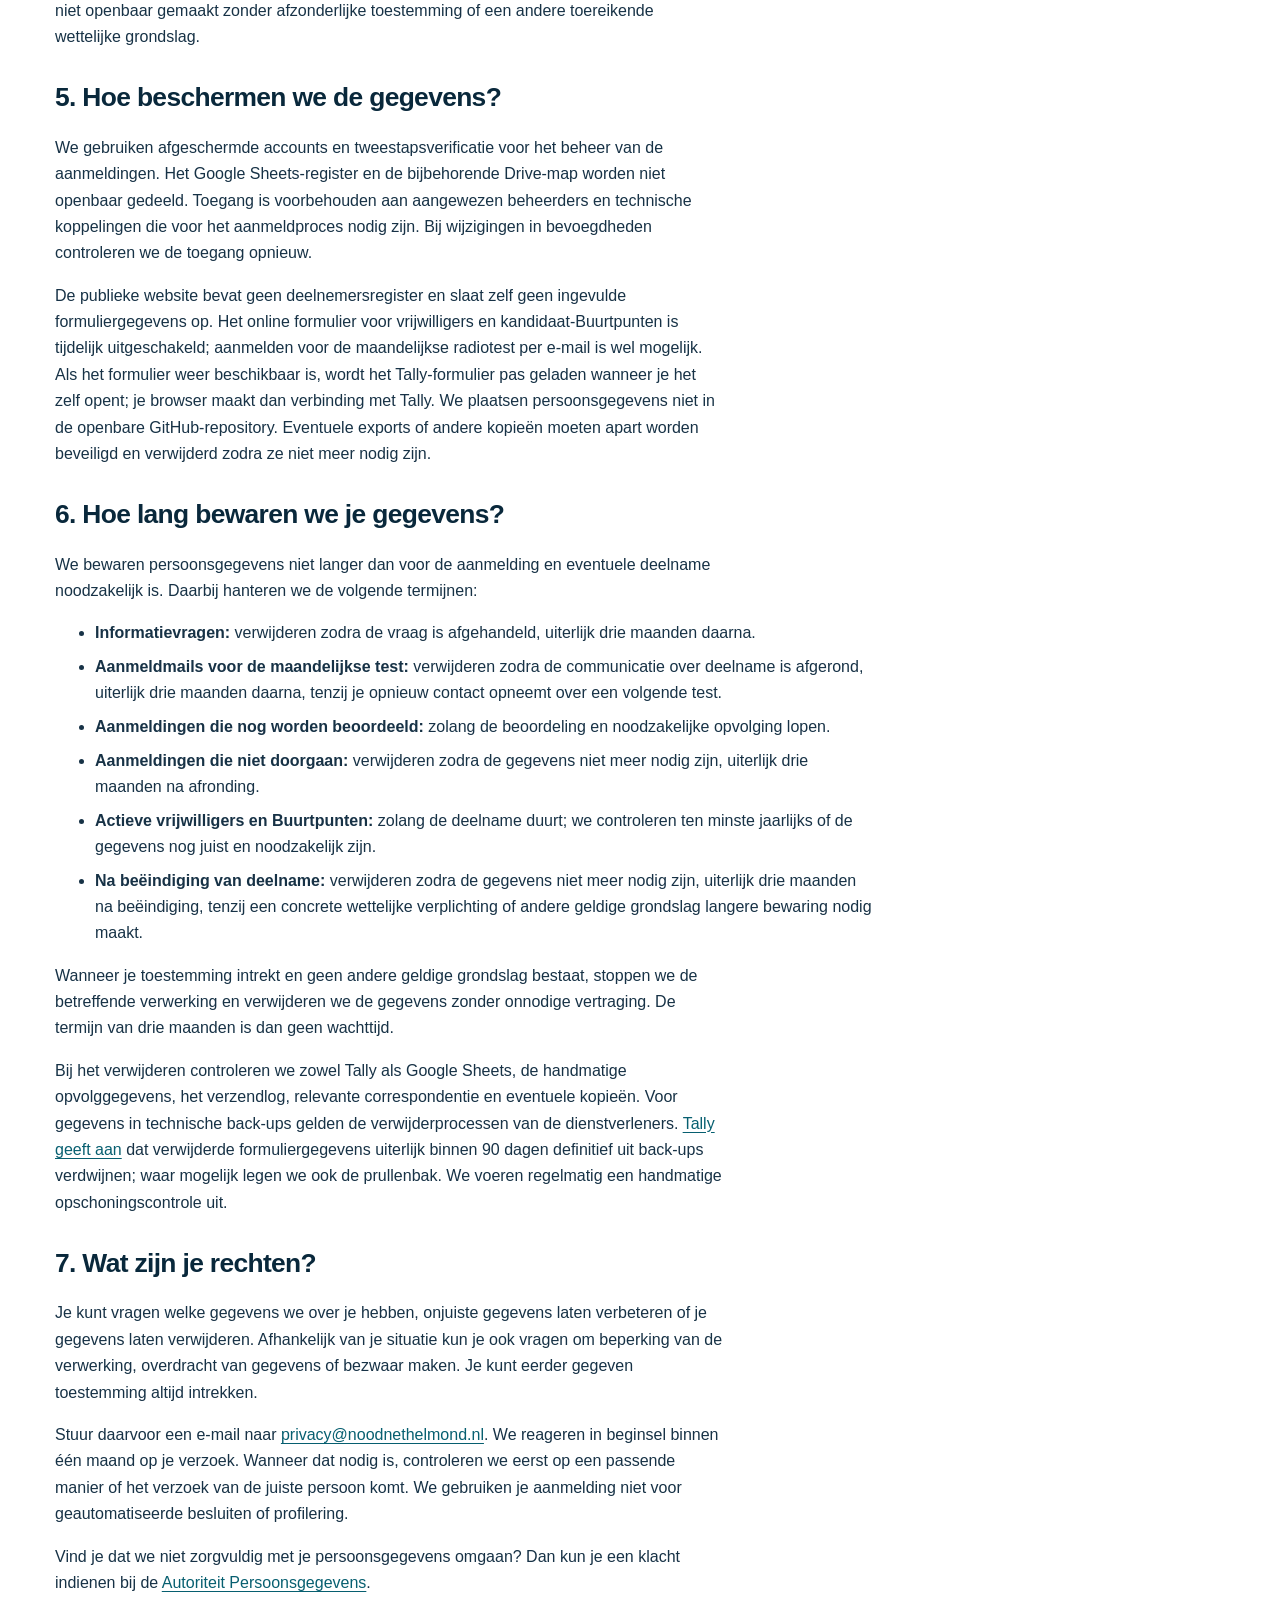
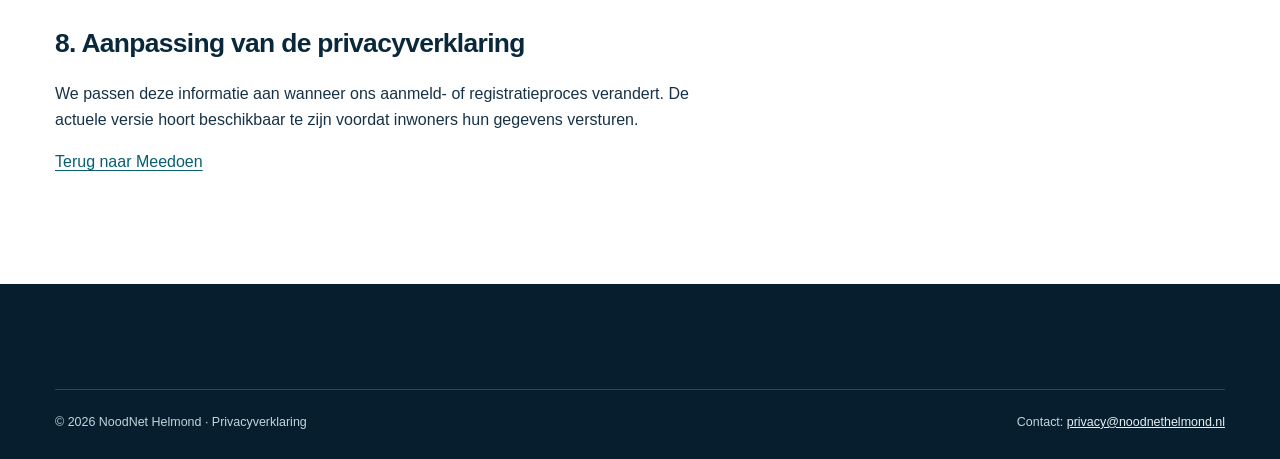
<file: privacyverklaring.html>
<!doctype html>
<html lang="nl">
<head>
<meta charset="utf-8">
<meta name="viewport" content="width=device-width, initial-scale=1">
<title>Privacyverklaring | NoodNet Helmond</title>
<meta name="description" content="Hoe NoodNet Helmond omgaat met persoonsgegevens van vrijwilligers en mogelijke Buurtpunten.">
<meta name="theme-color" content="#09283b">
<meta name="robots" content="index,follow">
<link rel="canonical" href="https://www.noodnethelmond.nl/privacyverklaring.html">
<link rel="icon" type="image/svg+xml" href="favicon.svg">
<link rel="stylesheet" href="styles.css">
<style>.privacy-copy{max-width:820px}.privacy-copy h2{margin-top:2rem;font-size:1.65rem}.privacy-copy li{margin-bottom:.45rem}.privacy-copy a{color:#075f70;text-underline-offset:3px}.draft-warning{padding:20px 22px;border:2px solid #e0ad26;background:#fff8df;border-radius:12px;color:#293c46}.privacy-meta{font-size:.9rem;color:#526878}</style>
</head>
<body>
<a class="skip-link" href="#main">Direct naar inhoud</a>
<div class="utility-banner"><div class="container"><span class="pulse" aria-hidden="true"></span><span><strong>Pilot in ontwikkeling:</strong> NoodNet Mierlo-Hout is nog geen operationeel meldnetwerk of hulpdienst.</span></div></div>
<header class="site-header"><div class="container header-inner"><a class="brand" href="index.html" aria-label="NoodNet Helmond – startpagina"><span class="brand-mark"><svg width="30" height="30" viewBox="0 0 24 24" fill="none" stroke="currentColor" stroke-width="1.7" stroke-linecap="round" stroke-linejoin="round" aria-hidden="true"><path d="M12 19h.01M8.5 15.5a5 5 0 0 1 7 0M5 12a10 10 0 0 1 14 0M2 8.5a14.5 14.5 0 0 1 20 0"/></svg></span><span class="brand-name"><b>NOODNET</b><small>Helmond</small></span></a><button class="menu-button" type="button" data-menu-toggle aria-controls="site-navigation" aria-expanded="false" aria-label="Menu openen"><svg viewBox="0 0 24 24" fill="none" stroke="currentColor" stroke-width="2" stroke-linecap="round" aria-hidden="true"><path d="M4 7h16M4 12h16M4 17h16"/></svg></button><nav class="nav" id="site-navigation" aria-label="Hoofdnavigatie"><a href="index.html">Home</a><a href="hoe-werkt-het.html">Hoe werkt het?</a><a href="buurtpunten.html">Buurtpunten</a><a href="over-noodnet.html">Over NoodNet</a><a href="nieuws.html">Nieuws</a><a href="meedoen.html" class="nav-action">Meedoen</a></nav></div></header>
<main id="main">
<section class="page-hero"><div class="container"><div class="breadcrumb"><a href="index.html">Home</a> / Privacyverklaring</div><span class="eyebrow"><span class="mini-dot"></span>Zorgvuldig omgaan met gegevens</span><h1>Privacyverklaring</h1><p>Over de gegevens die we vragen als je je aanmeldt voor NoodNet Helmond.</p></div></section>
<section class="section"><div class="container"><article class="privacy-copy">
<p class="privacy-meta">Laatst bijgewerkt: 16 november 2026</p>
<h2>1. Wie gaat over je gegevens?</h2>
<p>NoodNet Helmond is een zelfstandig burgerinitiatief dat in Mierlo-Hout een lokaal netwerk van vrijwilligers en mogelijke Buurtpunten onderzoekt. NoodNet is niet hetzelfde als het gemeentelijke noodsteunpunt.</p>
<p><strong>Verwerkingsverantwoordelijke:</strong> Alex van de Westerlo, als particulier verantwoordelijk voor de verwerking van aanmeldgegevens van het burgerinitiatief NoodNet Helmond.</p><p><strong>Contact voor privacyvragen en verzoeken:</strong> <a href="mailto:privacy@noodnethelmond.nl">privacy@noodnethelmond.nl</a>.</p><p>NoodNet Helmond is een particulier burgerinitiatief, geen stichting of vereniging. De verwerking van deelnemersgegevens valt niet onder de uitzondering voor uitsluitend persoonlijke of huishoudelijke activiteiten. Als de verantwoordelijkheid voor de verwerking verandert, moet deze privacyverklaring worden aangepast.</p>

<h2>2. Welke gegevens vragen we?</h2>
<ul>
<li>Je keuze om vrijwilliger, mogelijk Buurtpunt of beide te worden, of om informatie te ontvangen.</li>
<li>Je naam en e-mailadres.</li>
<li>Je telefoonnummer en wijk, als die voor je gekozen aanmelding relevant zijn.</li>
<li>Straat, huisnummer en postcode als je je adres als mogelijk Buurtpunt aanbiedt.</li>
<li>Eventuele interesses, beschikbare hulp of opmerkingen die je zelf invult.</li>
<li>Voor de maandelijkse radiotest per e-mail: je e-mailadres en de inhoud van je bericht. Je roepnaam en wijk mag je vrijwillig vermelden; deze zijn niet verplicht.</li>
</ul>
<p>We vragen niet om een identiteitsbewijs, BSN of medische informatie. Zet zulke gegevens ook niet in het opmerkingenveld.</p>
<h2>3. Waarvoor gebruiken we de gegevens?</h2>
<p>We gebruiken je gegevens om je aanmelding te behandelen, op je vragen te reageren, de mogelijkheden voor deelname te bespreken, afspraken over oefeningen en testen te maken en — na controle — het noodzakelijke overzicht van deelnemers en mogelijke Buurtpunten te beheren. We gebruiken aanmeldgegevens niet voor commerciële reclame.</p>
<p><strong>Maandelijkse radiotest per e-mail:</strong> als je zelf mailt naar pmrkanaal3@gmail.com, gebruiken we de e-mail en de gegevens die je meestuurt uitsluitend om je aanmelding voor de radiotest te behandelen en zo nodig met je over de test te communiceren. Hiervoor baseren we ons op het gerechtvaardigd belang (artikel 6, eerste lid, onder f, AVG) om de vrijwillige test te organiseren en jouw verzoek te beantwoorden. We voegen je niet automatisch aan een nieuwsbrief of het vrijwilligersregister toe. Je kunt bezwaar maken tegen de verwerking via het privacycontactadres hieronder.</p>
<p><strong>AVG-grondslag: toestemming, artikel 6, eerste lid, onder a, AVG.</strong> We vragen je vooraf om uitdrukkelijke toestemming voor het gebruiken van de gegevens die je zelf invult om je gekozen aanmelding als vrijwilliger, kandidaat-Buurtpunt of informatievrager af te handelen. Wanneer je vrijwilliger of Buurtpunt wordt, gebruiken we de daarvoor noodzakelijke contact- en deelnamegegevens ook voor afspraken, informatie over relevante tests en oefeningen en het beheer van het besloten deelnemersregister. We verwerken niet meer gegevens dan daarvoor nodig zijn.</p><p>Toestemming moet vrij, specifiek, geïnformeerd en ondubbelzinnig zijn. Daarom vragen we in het Tally-formulier een actieve bevestiging die niet vooraf is aangevinkt. Je kunt deze privacyverklaring raadplegen voordat je toestemming geeft. Voor eventueel andere doeleinden, zoals een losstaande nieuwsbrief of openbare publicatie van adresgegevens, vragen we zo nodig afzonderlijk toestemming.</p><p><strong>Toestemming intrekken:</strong> je kunt je toestemming op ieder moment intrekken zonder daarvoor een reden te geven. Vanaf dat moment stoppen we de verwerkingen waarvoor die toestemming de grondslag was en verwijderen we de gegevens waarvoor geen andere rechtsgrond bestaat, inclusief eigen kopieën. Eerder rechtmatige verwerkingen blijven rechtmatig. Je kunt je toestemming ook intrekken door een e-mail te sturen naar <a href="mailto:privacy@noodnethelmond.nl?subject=Toestemming%20intrekken%20NoodNet">privacy@noodnethelmond.nl</a> met als onderwerp 'Toestemming intrekken NoodNet'. Een reden is niet nodig. We bevestigen de afhandeling en controleren zo nodig op een passende manier of het verzoek van de juiste persoon komt.</p>
<h2>4. Welke diensten gebruiken we en met wie delen we gegevens?</h2>
<p>De e-mailknop voor de maandelijkse radiotest opent je eigen e-mailprogramma. De website verzendt of bewaart het bericht niet. Je verzonden e-mail wordt door je eigen e-mailprovider verwerkt en komt binnen via Gmail op pmrkanaal3@gmail.com; deze aanmeldroute gebruikt geen Tally-formulier.</p>
<p>Voor het aanmeldformulier gebruiken we <a href="https://tally.so/help/gdpr" target="_blank" rel="noopener noreferrer">Tally</a>. Als je het formulier invult, slaat Tally je antwoorden op. Via een beveiligde koppeling worden de aanmeldingen ook verwerkt in een besloten deelnemersregister in <strong>Google Sheets (Google Workspace)</strong>. Daar houden we bij welke aanmeldingen nog behandeld moeten worden, welke rol iemand wil vervullen en welke vervolgafspraken nodig zijn.</p>
<p>Na verzending van een aanmelding versturen we, als daarvoor een geldig e-mailadres en de vereiste toestemming aanwezig zijn, automatisch een ontvangstbevestiging via <strong>Gmail (Google Workspace)</strong>. Een door de beheerder ingesteld Google Apps Script controleert periodiek op nieuwe aanmeldingen. In een apart verzendlog noteren we een inzendings-ID, verzendstatus en tijdstip om dubbele ontvangstbevestigingen te voorkomen. De koppeling tussen die ID en je gegevens is alleen beschikbaar in het besloten beheerregister.</p>
<p>Tally en Google leveren de technische diensten voor de verwerking. Voor Tally geldt een <a href="https://tally.so/help/data-processing-agreement" target="_blank" rel="noopener noreferrer">verwerkersovereenkomst</a>. Voor Google Workspace zijn aanvullende <a href="https://cloud.google.com/terms/data-processing-addendum/" target="_blank" rel="noopener noreferrer">gegevensverwerkingsvoorwaarden</a> beschikbaar. We controleren de toepasselijke afspraken en instellingen periodiek.</p>
<p>Volgens Tally worden formuliergegevens versleuteld en in Europa opgeslagen. Bij Google en eventuele subverwerkers kan verwerking of toegang buiten de Europese Economische Ruimte plaatsvinden; daarvoor moeten passende waarborgen gelden. Meer informatie hierover staat in de voorwaarden van de betrokken aanbieders.</p>
<p>Alleen personen die de aanmeldingen namens NoodNet behandelen en daarvoor bevoegd zijn, krijgen toegang tot de noodzakelijke gegevens. We verkopen persoonsgegevens niet. We geven je gegevens niet zonder passende grondslag aan de gemeente, hulpdiensten of andere organisaties door. Je naam, telefoonnummer of het adres van een kandidaat-Buurtpunt wordt niet openbaar gemaakt zonder afzonderlijke toestemming of een andere toereikende wettelijke grondslag.</p>
<h2>5. Hoe beschermen we de gegevens?</h2>
<p>We gebruiken afgeschermde accounts en tweestapsverificatie voor het beheer van de aanmeldingen. Het Google Sheets-register en de bijbehorende Drive-map worden niet openbaar gedeeld. Toegang is voorbehouden aan aangewezen beheerders en technische koppelingen die voor het aanmeldproces nodig zijn. Bij wijzigingen in bevoegdheden controleren we de toegang opnieuw.</p>
<p>De publieke website bevat geen deelnemersregister en slaat zelf geen ingevulde formuliergegevens op. Het online formulier voor vrijwilligers en kandidaat-Buurtpunten is tijdelijk uitgeschakeld; aanmelden voor de maandelijkse radiotest per e-mail is wel mogelijk. Als het formulier weer beschikbaar is, wordt het Tally-formulier pas geladen wanneer je het zelf opent; je browser maakt dan verbinding met Tally. We plaatsen persoonsgegevens niet in de openbare GitHub-repository. Eventuele exports of andere kopieën moeten apart worden beveiligd en verwijderd zodra ze niet meer nodig zijn.</p>
<h2>6. Hoe lang bewaren we je gegevens?</h2>
<p>We bewaren persoonsgegevens niet langer dan voor de aanmelding en eventuele deelname noodzakelijk is. Daarbij hanteren we de volgende termijnen:</p>
<ul>
<li><strong>Informatievragen:</strong> verwijderen zodra de vraag is afgehandeld, uiterlijk drie maanden daarna.</li>
<li><strong>Aanmeldmails voor de maandelijkse test:</strong> verwijderen zodra de communicatie over deelname is afgerond, uiterlijk drie maanden daarna, tenzij je opnieuw contact opneemt over een volgende test.</li>
<li><strong>Aanmeldingen die nog worden beoordeeld:</strong> zolang de beoordeling en noodzakelijke opvolging lopen.</li>
<li><strong>Aanmeldingen die niet doorgaan:</strong> verwijderen zodra de gegevens niet meer nodig zijn, uiterlijk drie maanden na afronding.</li>
<li><strong>Actieve vrijwilligers en Buurtpunten:</strong> zolang de deelname duurt; we controleren ten minste jaarlijks of de gegevens nog juist en noodzakelijk zijn.</li>
<li><strong>Na beëindiging van deelname:</strong> verwijderen zodra de gegevens niet meer nodig zijn, uiterlijk drie maanden na beëindiging, tenzij een concrete wettelijke verplichting of andere geldige grondslag langere bewaring nodig maakt.</li>
</ul>
<p>Wanneer je toestemming intrekt en geen andere geldige grondslag bestaat, stoppen we de betreffende verwerking en verwijderen we de gegevens zonder onnodige vertraging. De termijn van drie maanden is dan geen wachttijd.</p>
<p>Bij het verwijderen controleren we zowel Tally als Google Sheets, de handmatige opvolggegevens, het verzendlog, relevante correspondentie en eventuele kopieën. Voor gegevens in technische back-ups gelden de verwijderprocessen van de dienstverleners. <a href="https://tally.so/help/gdpr" target="_blank" rel="noopener noreferrer">Tally geeft aan</a> dat verwijderde formuliergegevens uiterlijk binnen 90 dagen definitief uit back-ups verdwijnen; waar mogelijk legen we ook de prullenbak. We voeren regelmatig een handmatige opschoningscontrole uit.</p>
<h2>7. Wat zijn je rechten?</h2>
<p>Je kunt vragen welke gegevens we over je hebben, onjuiste gegevens laten verbeteren of je gegevens laten verwijderen. Afhankelijk van je situatie kun je ook vragen om beperking van de verwerking, overdracht van gegevens of bezwaar maken. Je kunt eerder gegeven toestemming altijd intrekken.</p>
<p>Stuur daarvoor een e-mail naar <a href="mailto:privacy@noodnethelmond.nl">privacy@noodnethelmond.nl</a>. We reageren in beginsel binnen één maand op je verzoek. Wanneer dat nodig is, controleren we eerst op een passende manier of het verzoek van de juiste persoon komt. We gebruiken je aanmelding niet voor geautomatiseerde besluiten of profilering.</p>
<p>Vind je dat we niet zorgvuldig met je persoonsgegevens omgaan? Dan kun je een klacht indienen bij de <a href="https://autoriteitpersoonsgegevens.nl/" target="_blank" rel="noopener noreferrer">Autoriteit Persoonsgegevens</a>.</p>
<h2>8. Aanpassing van de privacyverklaring</h2>
<p>We passen deze informatie aan wanneer ons aanmeld- of registratieproces verandert. De actuele versie hoort beschikbaar te zijn voordat inwoners hun gegevens versturen.</p>
<p><a href="meedoen.html">Terug naar Meedoen</a></p>
</article></div></section>
</main>
<footer class="site-footer"><div class="container"><div class="footer-bottom"><span>© 2026 NoodNet Helmond · Privacyverklaring</span><span>Contact: <a href="mailto:privacy@noodnethelmond.nl">privacy@noodnethelmond.nl</a></span></div></div></footer>
<script defer src="script.js"></script>
</body></html>
</file>
<file: styles.css>
/* NoodNet Helmond 2.0 – responsive stylesheet */
:root{--navy:#09283b;--teal:#0d7b85;--yellow:#ffcd38;--ink:#173246;--muted:#526878;--line:#d7e3e7;--pale:#f3f8f7;--cream:#fff9e9}
*{box-sizing:border-box}html{scroll-behavior:smooth}body{margin:0;color:var(--ink);font:16px/1.65 "Segoe UI",Arial,sans-serif}a{color:inherit}img,svg{max-width:100%}h1,h2,h3{line-height:1.15;letter-spacing:-.025em;color:var(--navy)}h1{font-size:clamp(2.5rem,5vw,4.7rem)}h2{font-size:clamp(1.9rem,3.4vw,3.15rem)}h3{font-size:1.3rem}p{max-width:75ch}a:focus-visible,button:focus-visible{outline:3px solid #d18d00;outline-offset:3px}.container{width:min(1170px,calc(100% - 44px));margin:auto}.skip-link{position:absolute;top:-100px;left:10px;background:white;padding:12px;z-index:300}.skip-link:focus{top:10px}.utility-banner{background:var(--navy);color:#dceef1;font-size:.79rem;padding:8px 0}.utility-banner .container{display:flex;align-items:center;gap:10px}.pulse,.mini-dot{display:inline-block;width:9px;height:9px;border-radius:100%;background:var(--yellow);flex:none}.site-header{background:#fff;position:relative;z-index:10;border-bottom:1px solid var(--line)}.header-inner{min-height:88px;display:flex;justify-content:space-between;align-items:center;gap:20px}.brand{display:flex;align-items:center;gap:12px;text-decoration:none}.brand-mark{height:48px;width:48px;border-radius:13px;background:var(--navy);color:var(--yellow);display:grid;place-items:center}.brand-mark svg{width:30px;height:30px}.brand-name{display:flex;flex-direction:column;line-height:1.1}.brand-name b{font-size:1.24rem;color:var(--navy);font-weight:900;letter-spacing:.04em}.brand-name small{color:var(--muted);font-size:.65rem;letter-spacing:.3em;margin-top:4px;text-transform:uppercase}.nav{display:flex;gap:clamp(9px,1.3vw,22px);align-items:center}.nav a{font-size:.89rem;font-weight:700;padding:12px 3px;text-decoration:none;white-space:nowrap}.nav a:hover,.nav a[aria-current=page]{color:var(--teal)}.nav .nav-action{background:var(--yellow);color:var(--navy);border-radius:25px;padding:12px 19px}.menu-button{display:none;width:46px;height:46px;background:white;border:1px solid var(--line);border-radius:10px;align-items:center;justify-content:center;cursor:pointer}.menu-button svg{width:26px}.eyebrow,.kicker{color:var(--teal);font-weight:800;letter-spacing:.11em;text-transform:uppercase;font-size:.78rem}.eyebrow{display:inline-flex;align-items:center;gap:8px}.hero,.page-hero{position:relative;overflow:hidden;background:linear-gradient(120deg,#09283b,#08485d 70%,#0d6874);color:white}.hero h1,.hero h2,.page-hero h1{color:white}.hero h1 em{font-style:normal;color:var(--yellow)}.hero-layout{display:grid;grid-template-columns:1.07fr .93fr;gap:60px;align-items:center;padding:90px 0 100px}.hero p,.page-hero p{color:#d6e9ed;font-size:1.08rem}.hero .eyebrow,.page-hero .eyebrow{color:var(--yellow)}.hero-device{border:1px solid #a9d4dc77;border-radius:24px;padding:27px;background:#ffffff1d}.device-head{display:flex;justify-content:space-between;gap:10px;font-size:.78rem;font-weight:700;margin-bottom:24px}.device-nodes{display:grid;grid-template-columns:1fr 20px 1fr 20px 1fr;align-items:center;gap:5px}.device-node{background:white;color:var(--navy);border-radius:12px;min-height:150px;padding:14px 8px;text-align:center;display:flex;flex-direction:column;justify-content:center;align-items:center;gap:8px}.node-icon{background:#fff1c9;color:#83600b;border-radius:12px;padding:10px;display:grid;place-items:center}.node-icon svg{height:24px;width:24px}.device-node strong{font-size:.8rem}.device-node span:last-child{color:var(--muted);font-size:.7rem}.device-connector{height:2px;background:var(--yellow)}.device-bottom{margin-top:17px;background:#002d4580;padding:16px;border:1px solid #9ac7ca66;border-radius:12px;font-size:.8rem}.actions{display:flex;gap:12px;flex-wrap:wrap}.btn{display:inline-flex;justify-content:center;align-items:center;min-height:46px;padding:12px 20px;border-radius:10px;border:1px solid transparent;text-decoration:none;font-weight:750;font-size:.9rem}.btn-yellow{background:var(--yellow);color:var(--navy)}.btn-dark{background:var(--navy);color:white}.btn-ghost{border-color:#abced1;color:white}.btn-line{border-color:#aacbd0;color:var(--navy)}.micro{display:block;color:#c3dee1;font-size:.78rem;margin-top:14px}.quick-strip,.pale{background:var(--pale)}.quick-grid{display:grid;grid-template-columns:repeat(3,1fr)}.quick-card{display:flex;gap:15px;padding:23px;border-right:1px solid var(--line);align-items:center}.circle-icon,.card-icon{flex:none;display:grid;place-items:center;background:#e4f3f1;color:var(--teal);border-radius:14px;width:52px;height:52px}.circle-icon svg,.card-icon svg{width:28px;height:28px}.quick-card strong,.quick-card span{display:block}.quick-card span{color:var(--muted);font-size:.8rem}.section{padding:92px 0}.section.compact{padding:70px 0}.section.cream{background:var(--cream)}.section-heading{max-width:760px;margin-bottom:35px}.section-heading p{color:var(--muted);font-size:1.04rem}.grid-3{display:grid;grid-template-columns:repeat(3,1fr);gap:21px}.grid-2,.split{display:grid;grid-template-columns:repeat(2,1fr);gap:27px}.split{gap:65px;align-items:center}.card,.participate-card,.aside-panel{background:white;border:1px solid var(--line);border-radius:19px;padding:30px}.card p,.participate-card p,.aside-panel p{color:var(--muted)}.card-tag,.pill{display:inline-block;background:#e3f4f2;color:var(--teal);font-weight:800;font-size:.75rem;border-radius:8px;padding:6px 10px}.card-tag.amber,.pill{background:#fff0c5;color:#735314}.text-link{color:#00687a;font-weight:800;text-decoration:underline;text-underline-offset:4px}.steps{display:grid;gap:19px}.step{display:flex;align-items:flex-start;gap:18px}.step-num{flex:none;width:40px;height:40px;display:grid;place-items:center;background:var(--yellow);border-radius:50%;font-weight:900;color:var(--navy)}.step h3{margin:0 0 5px}.step p{margin:0;color:var(--muted)}.panel-dark{background:var(--navy);color:white;border-radius:24px;padding:30px}.panel-dark h2,.panel-dark h3{color:white}.panel-dark p{color:#e0eaf0}.radio-wrap{min-height:320px;position:relative;display:grid;place-items:center}.radio-body{width:190px;height:277px;border:9px solid #164359;border-radius:25px;background:#071c2a;padding:21px;color:white;text-align:center;display:flex;flex-direction:column;align-items:center;gap:15px;box-shadow:0 20px 38px #0005}.radio-antenna{position:absolute;top:0;left:58%;height:70px;width:12px;background:#163c4f;transform:rotate(15deg);border-radius:9px}.radio-knob{background:#142c3e;width:35px;height:18px;border-radius:6px;margin-top:-36px}.radio-screen{background:#a4e8d2;color:#083643;padding:8px;border-radius:8px;min-height:52px;width:100%}.radio-speaker{background:repeating-linear-gradient(0deg,#315366 0 3px,transparent 4px 9px);width:100%;height:65px}.notice,.alert{background:#eff8f6;padding:20px 24px;border-left:4px solid var(--teal);border-radius:0 12px 12px 0}.cta-band{background:linear-gradient(110deg,#08293d,#0d6670);color:white;border-radius:24px;padding:42px 48px;display:flex;justify-content:space-between;align-items:center;gap:30px}.cta-band h2{color:white}.cta-band p{color:#d3e8ec}.page-hero{padding:65px 0 72px}.page-hero h1{margin:8px 0 17px}.breadcrumb{font-size:.78rem;color:#d7e8e9}.tag-row{display:flex;gap:9px;flex-wrap:wrap;margin-top:20px}.tag{border:1px solid #80abb3;border-radius:25px;padding:5px 11px;font-size:.74rem}.content-grid{display:grid;grid-template-columns:minmax(0,1fr) 315px;gap:48px;align-items:start}.content-grid .aside{position:sticky;top:20px}.content-grid p,.content-grid li{color:#435967}.aside-panel{background:#f7fbfa;margin-bottom:20px;padding:26px}.aside-panel ul{padding-left:22px}.checklist{list-style:none;padding:0}.checklist li{border-bottom:1px solid var(--line);padding:12px 0 12px 30px;position:relative}.checklist li:before{content:"✓";position:absolute;left:0;color:var(--teal);font-weight:bold}.faq details{padding:19px 0;border-bottom:1px solid var(--line)}.faq summary{cursor:pointer;color:var(--navy);font-weight:800}.faq p{color:var(--muted)}.timeline{border-left:2px solid #a0cbd0;margin-left:8px;padding-left:25px}.timeline-item{position:relative;padding-bottom:28px}.timeline-item:before{content:"";position:absolute;left:-32px;top:6px;width:12px;height:12px;border-radius:50%;background:var(--teal)}.timeline-item time,.news-card time{color:var(--teal);font-size:.8rem;font-weight:800}.placeholder-map{min-height:320px;display:grid;place-items:center;background:linear-gradient(130deg,#d8edef,#f3f9f7);border:1px solid #bad5d9;border-radius:22px;padding:32px}.map-card{background:white;padding:28px;border-radius:18px;text-align:center;max-width:390px}.news-card{border:1px solid var(--line);border-radius:18px;overflow:hidden;display:flex;flex-direction:column}.news-top{background:#0c4055;color:var(--yellow);padding:24px;display:flex;justify-content:space-between;align-items:center}.news-top svg{width:48px;height:48px}.news-body{padding:25px;flex:1}.news-body p{color:var(--muted)}.contact-box{border:1px solid #f2d99d;background:var(--cream);padding:35px;border-radius:19px}.site-footer{background:#071e2e;color:#c3d5dc;padding:65px 0 27px}.footer-grid{display:grid;grid-template-columns:1.6fr 1fr 1fr;gap:48px}.site-footer .brand-name b{color:white}.site-footer .brand-name small{color:#c4d9de}.footer-title{font-weight:800;color:white;margin-bottom:12px}.footer-nav{display:flex;flex-direction:column;gap:8px}.footer-nav a{font-size:.89rem;text-decoration:none}.footer-bottom{border-top:1px solid #2a4755;margin-top:40px;padding-top:22px;font-size:.78rem;display:flex;justify-content:space-between;gap:20px;flex-wrap:wrap}.footer-bottom a{color:#e7f0f1}.small-print,.external{font-size:.8rem;color:var(--muted)}.reference-list{padding:0;list-style:none}.reference-list li{margin-bottom:10px}.reference-list a{color:var(--teal)}.mobile-only{display:none}
@media(max-width:990px){.menu-button{display:flex}.nav{display:none;position:absolute;top:100%;left:0;right:0;background:white;flex-direction:column;align-items:stretch;gap:0;padding:15px 24px;box-shadow:0 15px 25px #0002}.nav.is-open{display:flex}.nav a{padding:13px 15px}.hero-layout{gap:30px}.split{gap:30px}.card{padding:24px}}
@media(max-width:720px){.container{width:calc(100% - 34px)}.hero-layout,.quick-grid,.grid-3,.grid-2,.split,.content-grid,.footer-grid{grid-template-columns:1fr}.hero-layout{padding:58px 0}.hero-device{padding:18px}.section{padding:64px 0}.section.compact{padding:50px 0}.page-hero{padding:49px 0 56px}.content-grid .aside{position:static}.quick-card{border-right:0;border-bottom:1px solid var(--line);padding:16px 0}.cta-band{display:block;padding:30px 24px}.cta-band .btn{margin-top:22px}.footer-grid{gap:27px}.site-footer{padding-top:48px}}
@media(max-width:420px){.hero h1{font-size:2.45rem}.actions .btn{width:100%}.device-node{min-height:115px;padding:9px 3px}.device-node span:last-child{display:none}.device-node strong{font-size:.7rem}.device-node .node-icon{padding:6px}.brand-mark{width:42px;height:42px}}
@media(prefers-reduced-motion:reduce){html{scroll-behavior:auto}}
</file>
